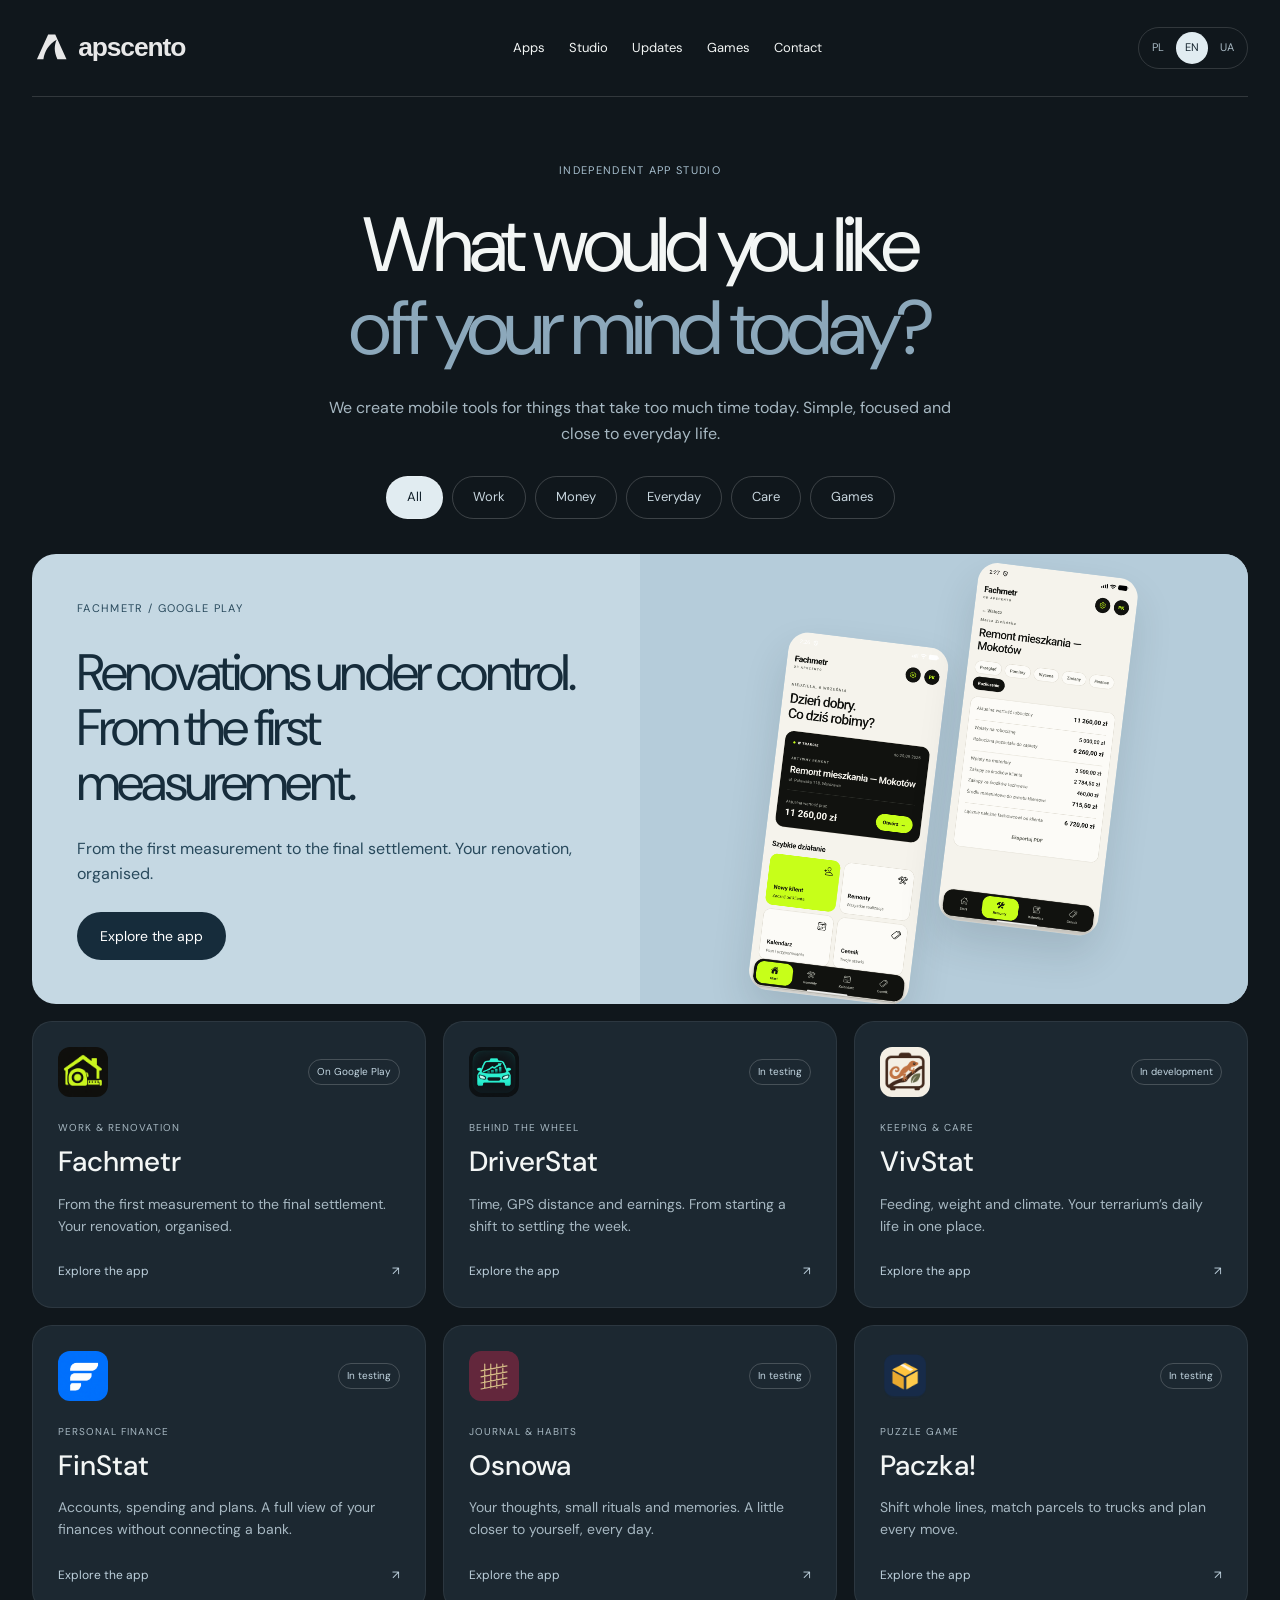
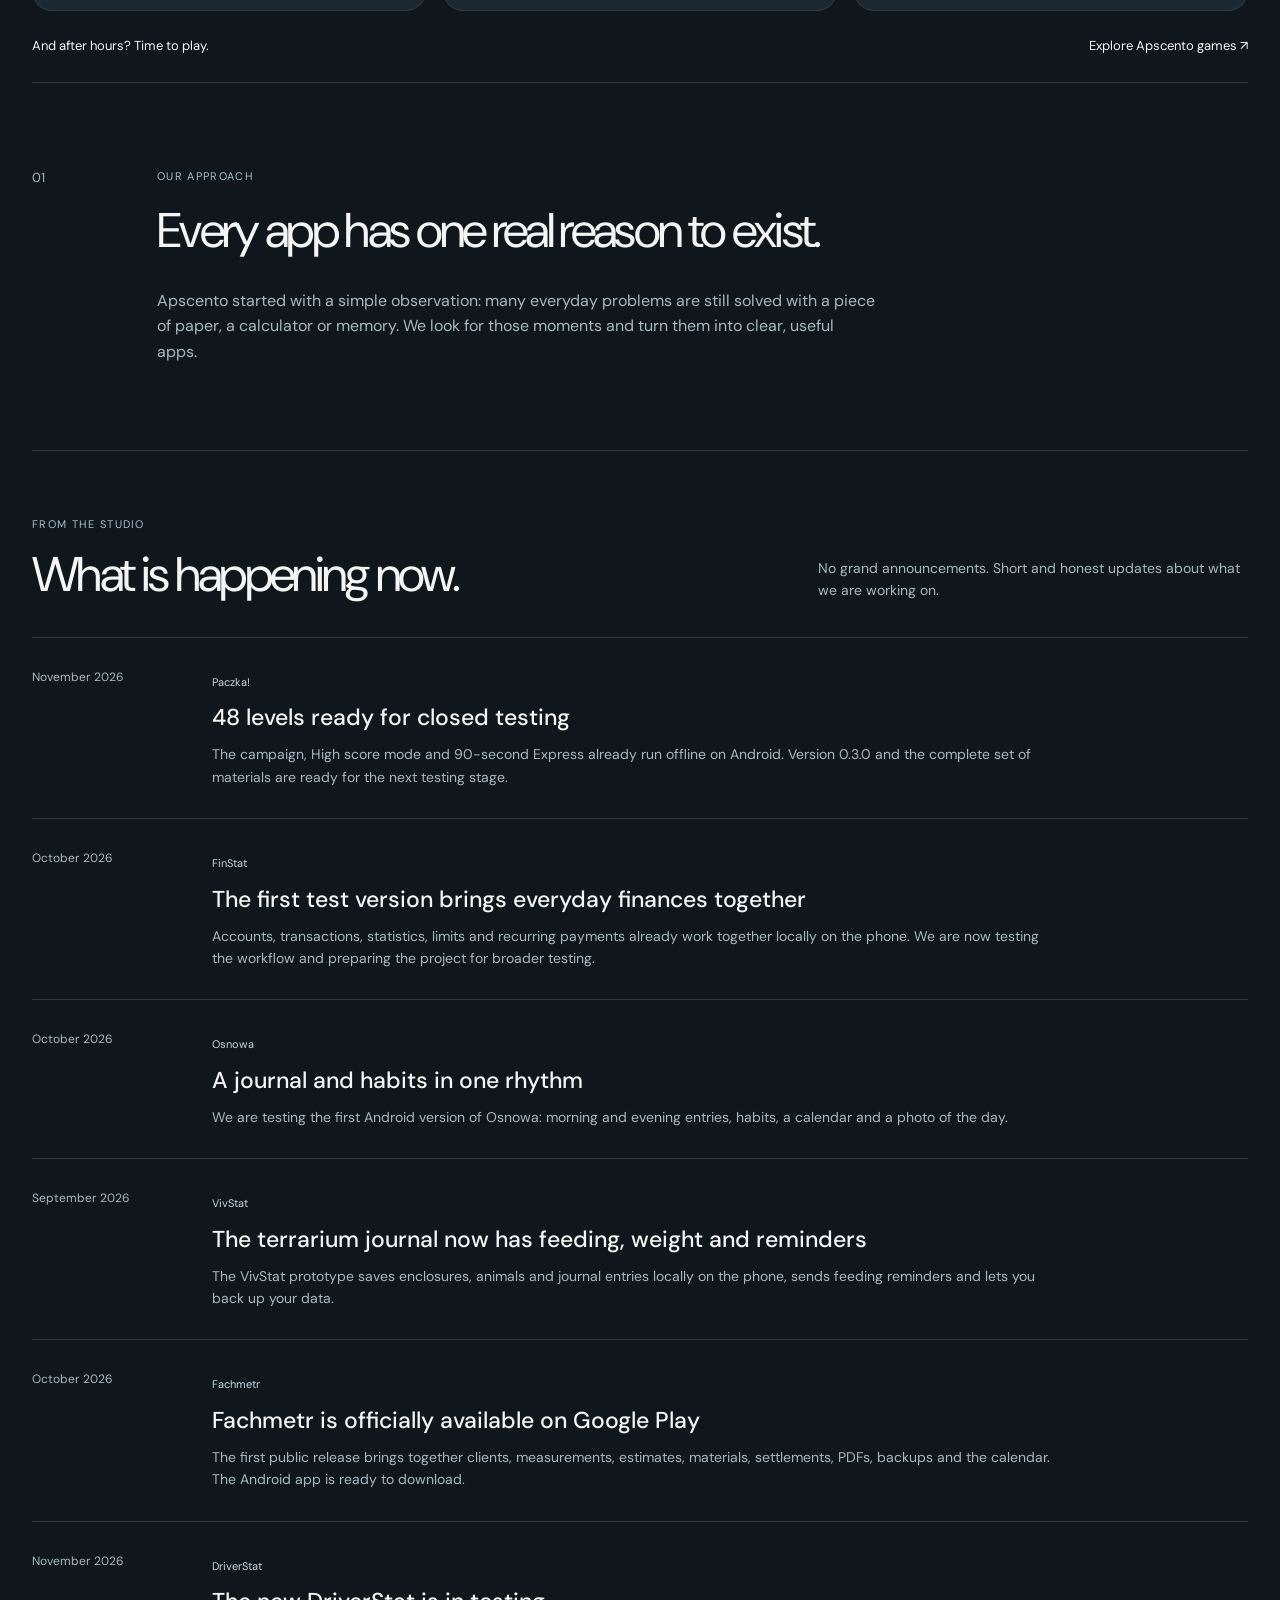
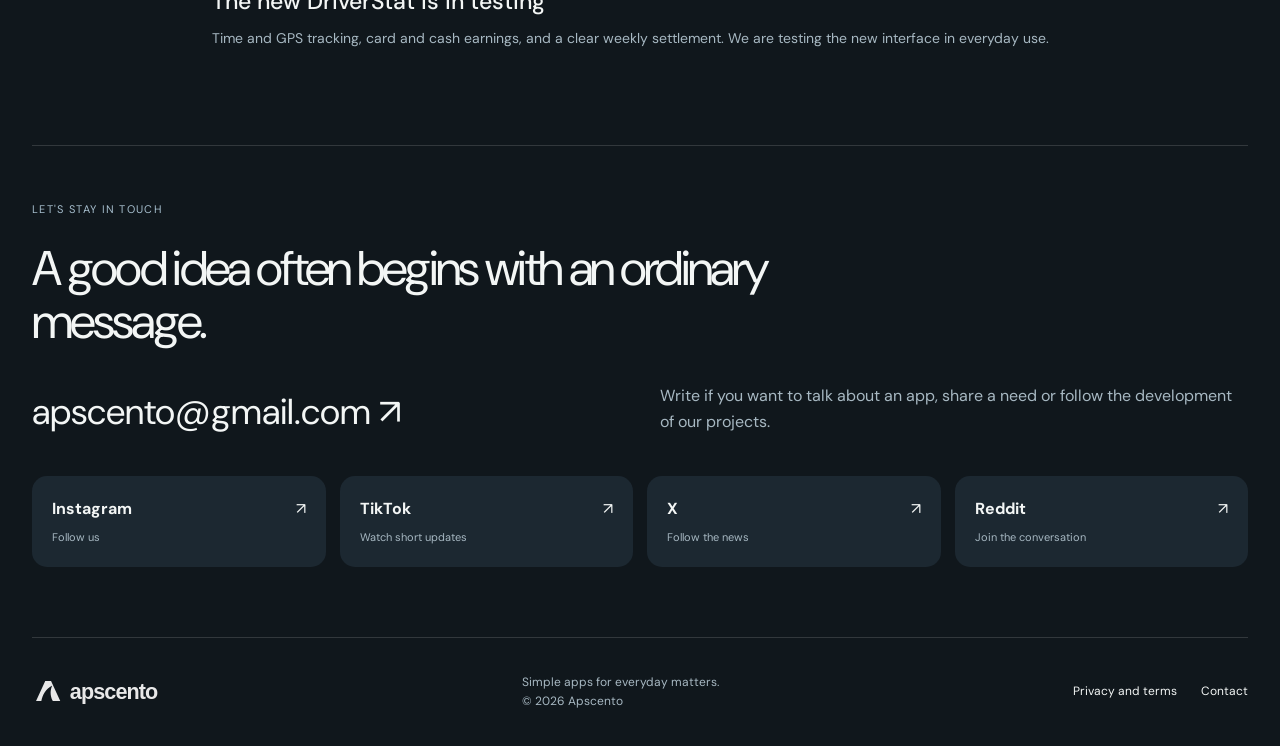
<file: index.html>
<!doctype html>
<html lang="pl">
<head>
  <meta charset="utf-8">
  <meta name="viewport" content="width=device-width, initial-scale=1">
  <meta name="description" content="Apscento tworzy proste aplikacje mobilne, które rozwiązują codzienne problemy.">
  <title>Apscento — aplikacje do codziennych spraw</title>
  
  <script src="script.js?v=20261101" defer></script>

<link rel="stylesheet" href="catalog.css?v=20261115"><link rel="icon" href="brand-icon.svg"><script src="catalog.js?v=20261115" defer></script></head>
<body data-page="home" class="layout-grid">
  <a class="skip-link" href="#main" data-i18n="skip">Przejdź do treści</a>
  <header class="site-header">
    <a class="brand" href="index.html" aria-label="Apscento — strona główna"><img src="logo.svg" alt="Apscento" width="250" height="64"></a>
    <nav class="nav" aria-label="Główna nawigacja">
      <button aria-label="Otwórz menu" class="nav-toggle" type="button" aria-expanded="false" aria-controls="nav-links" data-i18n-aria="menuOpen"><span></span><span></span></button>
      <div class="nav-links" id="nav-links"><a href="#apps" data-i18n="navApps">Aplikacje</a><a href="#studio" data-i18n="navStudio">Studio</a><a href="#updates" data-i18n="navUpdates">Aktualności</a><a href="gry/index.html" data-i18n="navGames">Gry</a><a href="#contact" data-i18n="navContact">Kontakt</a></div>
    </nav>
    <div class="language-switcher" aria-label="Wybór języka"><button type="button" data-lang="pl" aria-pressed="true">PL</button><button type="button" data-lang="en" aria-pressed="false">EN</button><button type="button" data-lang="uk" aria-pressed="false">UA</button></div>
  </header>
  <main id="main">
    <section class="catalog-intro section-shell"><p class="overline" data-i18n="homeEyebrow">Niezależne studio aplikacji</p><h1 data-catalog="headline">Co chcesz dziś<br><span>mieć z głowy?</span></h1><p class="hero-lead" data-i18n="homeLead">Tworzymy mobilne narzędzia do spraw, które dziś zabierają za dużo czasu. Proste, konkretne i blisko codzienności.</p><div class="catalog-filters" role="group" aria-label="Kategorie aplikacji"><button data-filter="all" aria-pressed="true" data-catalog="all">Wszystkie</button><button data-filter="work" aria-pressed="false" data-catalog="work">Praca</button><button data-filter="money" aria-pressed="false" data-catalog="money">Finanse</button><button data-filter="daily" aria-pressed="false" data-catalog="daily">Codzienność</button><button data-filter="care" aria-pressed="false" data-catalog="care">Opieka</button><button data-filter="games" aria-pressed="false" data-i18n="navGames">Gry</button></div></section>

<section class="apps section-shell portfolio" id="apps">
 <div class="section-heading"><div><p class="overline"><span data-i18n="portfolioLabel">Narzędzia na co dzień</span></p><h2><span data-i18n="portfolioTitle">Różne sprawy.<br>Proste rozwiązania.</span></h2></div><p data-i18n="portfolioIntro">Wybierz to, co pasuje do Twojej codzienności. Resztę zostaw aplikacji.</p></div>
 <a class="catalog-featured" href="fachmetr/index.html" data-category="work"><div><span class="overline">FACHMETR / GOOGLE PLAY</span><h2 data-i18n="fachHero">Remont pod kontrolą.<br>Od pierwszego pomiaru.</h2><p data-i18n="fachmetrShort">Od pierwszego pomiaru do ostatniego rozliczenia. Cały remont pod kontrolą.</p><span class="button" data-i18n="explore">Poznaj aplikację</span></div><div class="featured-screens"><img src="fachmetr/screenshots/01-start.png" alt="Fachmetr — pulpit"><img src="fachmetr/screenshots/05-rozliczenie.png" alt="Fachmetr — rozliczenie"></div></a><div class="portfolio-grid"><a class="app-tile tile-fachmetr" data-category="work" href="fachmetr/index.html" aria-labelledby="name-fachmetr">
 <div class="tile-top"><img class="product-icon" src="assets/apps/fachmetr.png" width="88" height="88" alt=""><span class="tile-status"><span data-i18n="fachmetrStatus">W Google Play</span></span></div>
 <div class="tile-copy"><p class="tile-kind"><span data-i18n="fachmetrKind">Praca i remonty</span></p><h3 id="name-fachmetr">Fachmetr</h3><p data-i18n="fachmetrShort">Od pierwszego pomiaru do ostatniego rozliczenia. Cały remont pod kontrolą.</p></div>
 <div class="tile-bottom"><span data-i18n="explore">Poznaj aplikację</span><span aria-hidden="true">↗</span></div>
 </a><a class="app-tile tile-driverstat" data-category="work" href="driverstat/index.html" aria-labelledby="name-driverstat">
 <div class="tile-top"><img class="product-icon" src="assets/apps/driverstat-2026.png" width="88" height="88" alt=""><span class="tile-status"><span data-i18n="dsNewStatus">W testach</span></span></div>
 <div class="tile-copy"><p class="tile-kind"><span data-i18n="driverstatKind">Za kierownicą</span></p><h3 id="name-driverstat">DriverStat</h3><p data-i18n="dsNewShort">Czas, dystans GPS i zarobki. Od rozpoczęcia zmiany do rozliczenia tygodnia.</p></div>
 <div class="tile-bottom"><span data-i18n="explore">Poznaj aplikację</span><span aria-hidden="true">↗</span></div>
 </a><a class="app-tile tile-vivstat" data-category="care" href="vivstat/index.html" aria-labelledby="name-vivstat">
 <div class="tile-top"><img class="product-icon" src="assets/apps/vivstat.png" width="88" height="88" alt=""><span class="tile-status"><span data-i18n="vivstatStatus">W rozwoju</span></span></div>
 <div class="tile-copy"><p class="tile-kind"><span data-i18n="vivstatKind">Hodowla i opieka</span></p><h3 id="name-vivstat">VivStat</h3><p data-i18n="vivstatShort">Karmienie, waga i klimat. Codzienność Twojego terrarium w jednym miejscu.</p></div>
 <div class="tile-bottom"><span data-i18n="explore">Poznaj aplikację</span><span aria-hidden="true">↗</span></div>
 </a><a class="app-tile tile-finstat" data-category="money" href="finstat/index.html" aria-labelledby="name-finstat">
 <div class="tile-top"><img class="product-icon" src="assets/apps/finstat.png" width="88" height="88" alt=""><span class="tile-status"><span data-i18n="finstatStatus">W testach</span></span></div>
 <div class="tile-copy"><p class="tile-kind"><span data-i18n="finstatKind">Finanse osobiste</span></p><h3 id="name-finstat">FinStat</h3><p data-i18n="finstatShort">Konta, wydatki i plany. Pełny obraz finansów bez łączenia z bankiem.</p></div>
 <div class="tile-bottom"><span data-i18n="explore">Poznaj aplikację</span><span aria-hidden="true">↗</span></div>
 </a><a class="app-tile tile-osnowa" data-category="daily" href="osnowa/index.html" aria-labelledby="name-osnowa">
 <div class="tile-top"><img class="product-icon" src="assets/apps/osnowa.svg" width="88" height="88" alt=""><span class="tile-status"><span data-i18n="osnowaStatus">W testach</span></span></div>
 <div class="tile-copy"><p class="tile-kind"><span data-i18n="osnowaKind">Dziennik i nawyki</span></p><h3 id="name-osnowa">Osnowa</h3><p data-i18n="osnowaShort">Twoje myśli, małe rytuały i wspomnienia. Z dnia na dzień bliżej siebie.</p></div>
 <div class="tile-bottom"><span data-i18n="explore">Poznaj aplikację</span><span aria-hidden="true">↗</span></div>
</a><a class="app-tile tile-paczka" data-category="games" href="paczka/index.html" aria-labelledby="name-paczka">
<div class="tile-top"><img class="product-icon" src="assets/apps/paczka.png" width="88" height="88" alt=""><span class="tile-status"><span data-i18n="paczkaStatus">W testach</span></span></div>
<div class="tile-copy"><p class="tile-kind"><span data-i18n="paczkaKind">Gra logiczna</span></p><h3 id="name-paczka">Paczka!</h3><p data-i18n="paczkaShort">Przesuwaj całe linie, dopasuj paczki do ciężarówek i zaplanuj każdy ruch.</p></div>
<div class="tile-bottom"><span data-i18n="explore">Poznaj aplikację</span><span aria-hidden="true">↗</span></div>
</a></div>
 <a class="games-strip" href="gry/index.html"><span><span data-i18n="gamesStrip">A po godzinach? Czas na grę.</span></span><span><span data-i18n="gamesLink">Odkryj gry Apscento</span> ↗</span></a>
 </section>
    <section class="statement section-shell" id="studio">
      <p class="section-number">01</p>
      <div><p class="overline" data-i18n="ourApproach">Nasze podejście</p><h2 data-i18n="studioHeading">Każda aplikacja ma jeden konkretny powód, żeby istnieć.</h2><p class="section-copy" data-i18n="studioCopy">Apscento powstało z prostej obserwacji: wiele codziennych problemów nadal rozwiązujemy kartką, kalkulatorem albo pamięcią. Szukamy właśnie takich momentów i zamieniamy je w przejrzyste aplikacje.</p></div>
    </section>
    <section class="updates section-shell" id="updates">
      <div class="section-heading compact"><div><p class="overline" data-i18n="fromStudio">Ze studia</p><h2 data-i18n="whatHappens">Co dzieje się teraz.</h2></div><p data-i18n="honestUpdates">Bez wielkich zapowiedzi. Krótkie i uczciwe informacje o tym, nad czym pracujemy.</p></div>
      <div class="update-list"><article><time datetime="2026-11" data-i18n="paczkaDate">Listopad 2026</time><div><span class="pill">Paczka!</span><h3 data-i18n="paczkaUpdateTitle">48 poziomów gotowych do zamkniętych testów</h3><p data-i18n="paczkaUpdateCopy">Kampania, tryb Na rekord i 90-sekundowy Ekspres działają już offline na Androidzie. Przygotowaliśmy wersję 0.3.0 i komplet materiałów do kolejnego etapu testów.</p></div></article><article><time datetime="2026-10" data-i18n="october2026">Październik 2026</time><div><span class="pill">FinStat</span><h3 data-i18n="updateFinTitle">Pierwsza wersja testowa porządkuje codzienne finanse</h3><p data-i18n="updateFinCopy">Konta, operacje, statystyki, limity i płatności cykliczne działają już razem lokalnie na telefonie. Teraz sprawdzamy przepływ i przygotowujemy projekt do dalszych testów.</p></div></article><article><time datetime="2026-10" data-i18n="october2026">Październik 2026</time><div><span class="pill">Osnowa</span><h3><span data-i18n="osUpdateTitle">Dziennik i nawyki połączone w jeden rytm</span></h3><p data-i18n="osUpdateBody">Testujemy pierwszą wersję Osnowy na Androida: poranne i wieczorne wpisy, nawyki, kalendarz oraz zdjęcie dnia.</p></div></article>
        <article><time datetime="2026-09" data-i18n="september2026">Wrzesień 2026</time><div><span class="pill">VivStat</span><h3 data-i18n="updateVivTitle">Dziennik terrarium ma już karmienia, wagę i przypomnienia</h3><p data-i18n="updateVivCopy">Prototyp VivStat zapisuje zbiorniki, mieszkańców i wpisy dziennika lokalnie na telefonie, wysyła przypomnienia o karmieniu i pozwala zrobić kopię zapasową danych.</p></div></article>
        <article><time datetime="2026-10" data-i18n="october2026">Październik 2026</time><div><span class="pill">Fachmetr</span><h3 data-i18n="updateFachTitle">Fachmetr oficjalnie dostępny w Google Play</h3><p data-i18n="updateFachCopy">Pierwsza publiczna wersja łączy klientów, pomiary, wyceny, materiały, rozliczenia, PDF-y, kopie zapasowe i kalendarz. Aplikację można już pobrać na Androida.</p></div></article>
        <article><time datetime="2026-11" data-i18n="dsNewDate">Listopad 2026</time><div><span class="pill">DriverStat</span><h3 data-i18n="dsNewUpdateTitle">Nowy DriverStat już w testach</h3><p data-i18n="dsNewUpdateCopy">Pomiar czasu i dystansu GPS, zarobki z podziałem na kartę i gotówkę oraz czytelne rozliczenie tygodnia. Nowy interfejs sprawdzamy w codziennym użyciu.</p></div></article>
      </div>
    </section>
    <section class="contact section-shell" id="contact">
      <p class="overline" data-i18n="stayClose">Bądźmy w kontakcie</p><h2 data-i18n="contactHeading">Dobry pomysł często zaczyna się od zwykłej wiadomości.</h2>
      <div class="contact-grid"><a class="email-link" href="mailto:apscento@gmail.com">apscento@gmail.com <span>↗</span></a><p data-i18n="contactCopy">Napisz, jeśli chcesz porozmawiać o aplikacji, zgłosić potrzebę albo śledzić rozwój naszych projektów.</p></div>
      <div class="social-links" aria-label="Media społecznościowe">
        <a href="https://instagram.com/apscento.dev" target="_blank" rel="noopener noreferrer"><span><strong>Instagram</strong><small data-i18n="socialFollow">Obserwuj nas</small></span><i aria-hidden="true">↗</i></a>
        <a href="https://www.tiktok.com/@apscento" target="_blank" rel="noopener noreferrer"><span><strong>TikTok</strong><small data-i18n="socialShorts">Zobacz krótkie materiały</small></span><i aria-hidden="true">↗</i></a>
        <a href="https://x.com/apscento" target="_blank" rel="noopener noreferrer"><span><strong>X</strong><small data-i18n="socialNews">Śledź aktualności</small></span><i aria-hidden="true">↗</i></a>
        <a href="https://reddit.com/r/apscento" target="_blank" rel="noopener noreferrer"><span><strong>Reddit</strong><small data-i18n="socialTalk">Dołącz do rozmowy</small></span><i aria-hidden="true">↗</i></a>
      </div>
    </section>
  </main>
  <footer class="site-footer section-shell"><a class="brand footer-brand" href="index.html"><img src="logo.svg" alt="Apscento" width="250" height="64"></a><div><p data-i18n="footerLine">Proste aplikacje do codziennych spraw.</p><p>© 2026 Apscento</p></div><div class="footer-links"><a href="privacy/index.html" data-i18n="privacy">Prywatność i regulamin</a><a href="mailto:apscento@gmail.com" data-i18n="contactUs">Kontakt</a></div></footer>
</body>
</html>
</file>
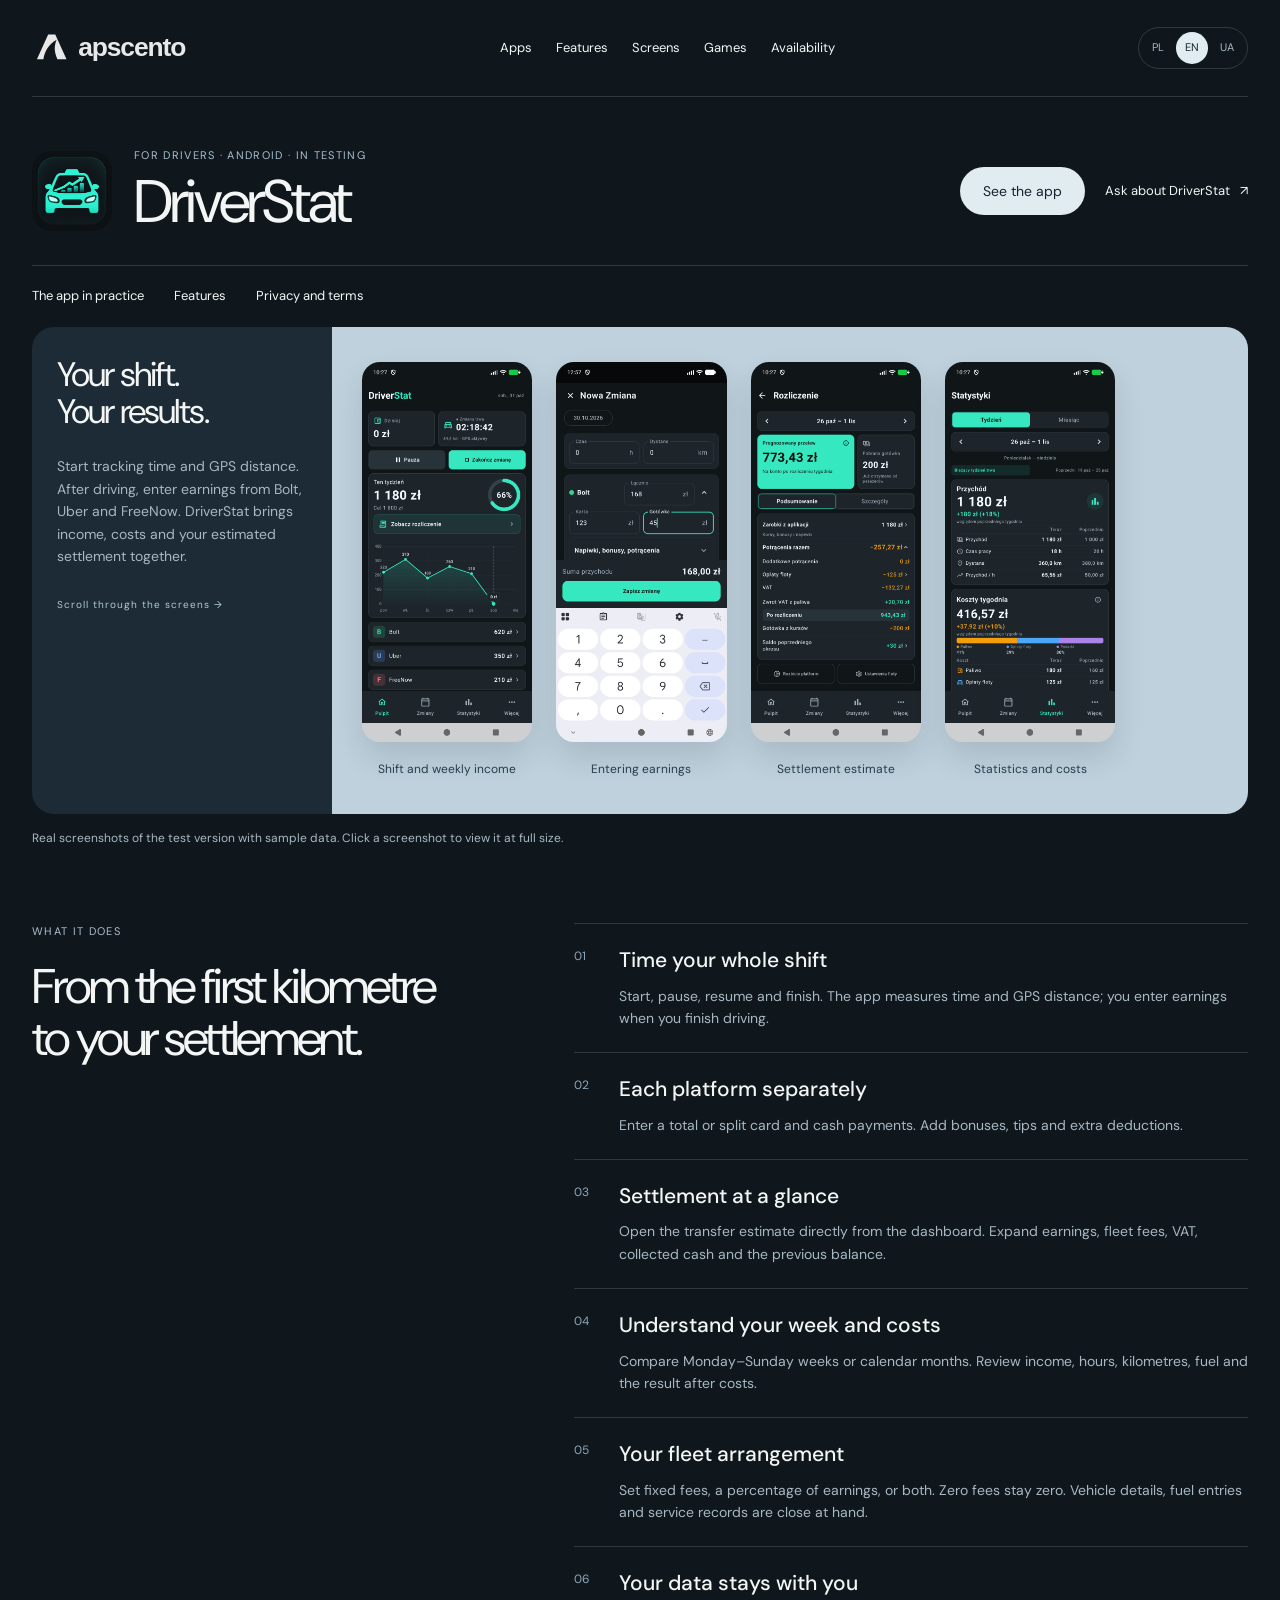
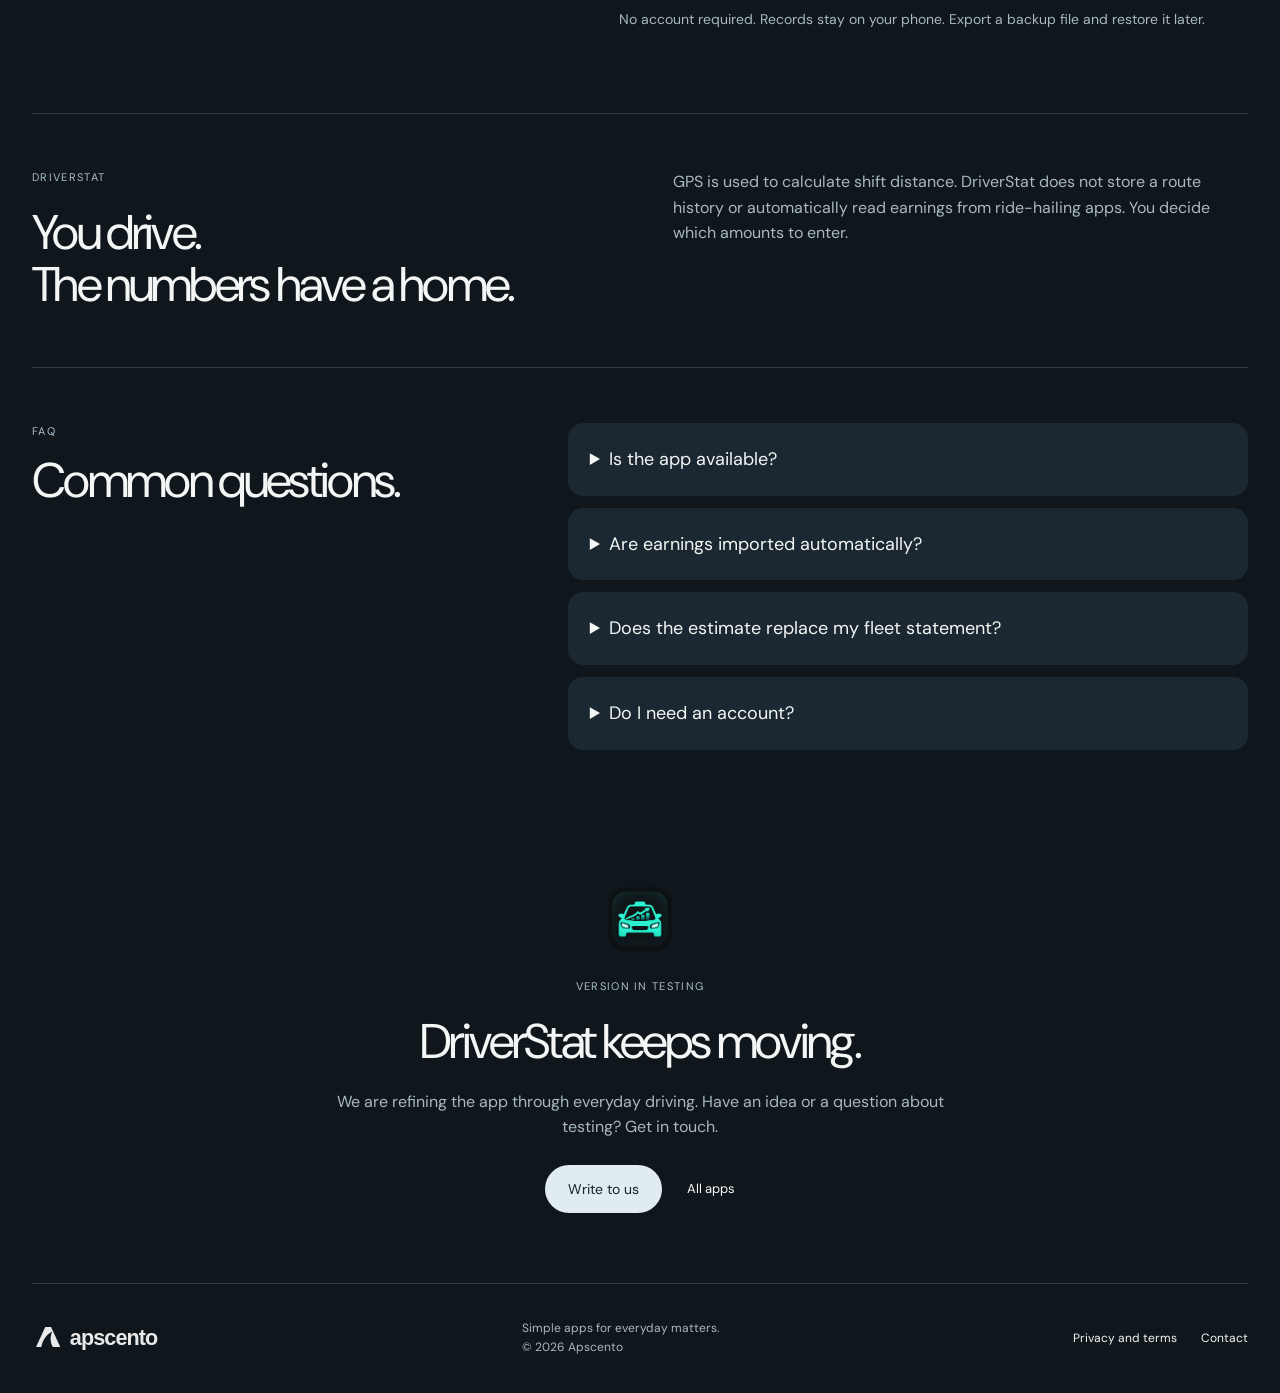
<file: driverstat/index.html>
<!doctype html>
<html lang="pl">
<head>
  <meta charset="utf-8">
  <meta name="viewport" content="width=device-width, initial-scale=1">
  <meta name="description" content="DriverStat: czas i dystans GPS, zarobki z platform, koszty i prognoza rozliczenia tygodnia. Aplikacja Android w testach.">
  <title>DriverStat — Apscento</title>
  
  <script src="../script.js?v=20261101" defer></script>
<link rel="icon" href="../assets/apps/driverstat-2026.png"><link rel="stylesheet" href="../catalog.css?v=20261115"><link rel="icon" href="../brand-icon.svg"><script src="../catalog.js?v=20261115" defer></script></head>
<body data-page="driverstat" class="app-detail app-driverstat">
  <a class="skip-link" href="#main" data-i18n="skip">Przejdź do treści</a>
  <header class="site-header">
    <a class="brand" href="../index.html" aria-label="Apscento — strona główna"><img src="../logo.svg" alt="Apscento" width="250" height="64"></a>
    <nav class="nav" aria-label="Główna nawigacja">
      <button aria-label="Otwórz menu" class="nav-toggle" type="button" aria-expanded="false" aria-controls="nav-links" data-i18n-aria="menuOpen"><span></span><span></span></button>
      <div class="nav-links" id="nav-links"><a href="../index.html#apps" data-i18n="navApps">Aplikacje</a><a href="#features" data-i18n="osNavFeatures">Możliwości</a><a href="#screens" data-i18n="osNavScreens">Ekrany</a><a href="../gry/index.html" data-i18n="navGames">Gry</a><a href="#availability" data-i18n="osNavAvailability">Dostępność</a></div>
    </nav>
    <div class="language-switcher" aria-label="Wybór języka"><button type="button" data-lang="pl" aria-pressed="true">PL</button><button type="button" data-lang="en" aria-pressed="false">EN</button><button type="button" data-lang="uk" aria-pressed="false">UA</button></div>
  </header>
<main id="main"><section class="product-heading section-shell"><div class="product-identity"><img src="../assets/apps/driverstat-2026.png" width="60" height="60" alt=""><div><p class="os-kicker" data-i18n="dsNewStage">Dla kierowców · Android · W testach</p><h1>DriverStat</h1></div></div><div class="product-download"><div class="os-actions"><a class="os-button" href="#screens" data-i18n="seeCurrentApp">Zobacz aplikację</a><a class="text-link" href="mailto:apscento@gmail.com?subject=DriverStat"><span data-i18n="askDriver">Zapytaj o DriverStat</span><span>↗</span></a></div></div></section><nav class="product-nav section-shell"><a href="#screens" data-i18n="appInPractice">Aplikacja w praktyce</a><a href="#features" data-catalog="features">Możliwości</a><a href="../privacy/index.html" data-i18n="privacy">Prywatność i regulamin</a></nav><section class="product-board section-shell" id="screens"><div class="board-copy"><h2 data-i18n="dsNewHero">Twoja zmiana.<br>Twój wynik.</h2><p class="os-lead" data-i18n="dsNewLead">Włącz pomiar czasu i dystansu GPS. Po jeździe wpisz zarobki z Bolt, Uber i FreeNow, a DriverStat zbierze przychody, koszty i prognozę rozliczenia w jednym miejscu.</p><span class="gallery-hint" data-catalog="galleryHint">Przewiń galerię →</span></div><div class="product-gallery" tabindex="0" role="region" aria-label="Ekrany aplikacji"><figure><a href="screenshots/current-dashboard.png" target="_blank" rel="noopener"><img src="screenshots/current-dashboard.png" alt="DriverStat — Zmiana i wynik tygodnia" width="1280" height="2856" loading="lazy"></a><figcaption><span>01</span><span data-i18n="dsNewShot0">Zmiana i wynik tygodnia</span></figcaption></figure><figure><a href="screenshots/current-entry.png" target="_blank" rel="noopener"><img src="screenshots/current-entry.png" alt="DriverStat — Wpisywanie zarobków" width="1280" height="2856" loading="lazy"></a><figcaption><span>02</span><span data-i18n="dsNewShot1">Wpisywanie zarobków</span></figcaption></figure><figure><a href="screenshots/current-settlement.png" target="_blank" rel="noopener"><img src="screenshots/current-settlement.png" alt="DriverStat — Prognoza rozliczenia" width="1280" height="2856" loading="lazy"></a><figcaption><span>03</span><span data-i18n="dsNewShot2">Prognoza rozliczenia</span></figcaption></figure><figure><a href="screenshots/current-statistics.png" target="_blank" rel="noopener"><img src="screenshots/current-statistics.png" alt="DriverStat — Statystyki i koszty" width="1280" height="2856" loading="lazy"></a><figcaption><span>04</span><span data-i18n="dsNewShot3">Statystyki i koszty</span></figcaption></figure></div></section><div class="section-shell gallery-note"><p class="os-screen-note" data-i18n="dsNewScreenNote">Rzeczywiste ekrany wersji testowej z przykładowymi danymi. Kliknij zrzut, aby zobaczyć go w pełnym rozmiarze.</p></div><section class="os-features section-shell" id="features"><div class="os-section-head"><p class="overline" data-i18n="whatItDoes">Co potrafi</p><h2 data-i18n="dsNewFeatures">Od pierwszego kilometra<br>do rozliczenia.</h2></div><div class="os-feature-grid"><article><span class="feature-number">01</span><h3 data-i18n="dsNewF0">Zmiana od startu do końca</h3><p data-i18n="dsNewFB0">Start, pauza, wznowienie i koniec. Aplikacja mierzy czas oraz dystans z GPS, a zarobki dopisujesz po zakończeniu jazdy.</p></article><article><span class="feature-number">02</span><h3 data-i18n="dsNewF1">Każda platforma osobno</h3><p data-i18n="dsNewFB1">Wpisz kwotę łączną albo podziel ją na kartę i gotówkę. Dodaj bonusy, napiwki i dodatkowe potrącenia.</p></article><article><span class="feature-number">03</span><h3 data-i18n="dsNewF2">Rozliczenie bez szukania</h3><p data-i18n="dsNewFB2">Przycisk na pulpicie prowadzi do prognozy przelewu. Rozwiń szczegóły zarobków, opłat floty, VAT, gotówki i salda poprzedniego okresu.</p></article><article><span class="feature-number">04</span><h3 data-i18n="dsNewF3">Tydzień i koszty pod kontrolą</h3><p data-i18n="dsNewFB3">Porównuj tygodnie od poniedziałku do niedzieli lub całe miesiące. Sprawdzaj przychód, godziny, kilometry, paliwo i wynik po kosztach.</p></article><article><span class="feature-number">05</span><h3 data-i18n="dsNewF4">Twoje zasady współpracy z flotą</h3><p data-i18n="dsNewFB4">Ustaw opłaty stałe, procent od zarobków albo oba warianty. Zerowa opłata pozostaje zerowa. Dane auta, tankowania i serwis masz obok.</p></article><article><span class="feature-number">06</span><h3 data-i18n="dsNewF5">Dane zostają u Ciebie</h3><p data-i18n="dsNewFB5">Bez zakładania konta. Zapisy są lokalne na telefonie, a kopię danych możesz wyeksportować do pliku i później przywrócić.</p></article></div></section>
<section class="os-private section-shell"><div><p class="overline">DriverStat</p><h2 data-i18n="dsNewPrivateTitle">Ty prowadzisz.<br>Liczby mają swoje miejsce.</h2></div><div><p class="section-copy" data-i18n="dsNewPrivateCopy">Pomiar GPS służy do wyliczenia dystansu zmiany. DriverStat nie zapisuje historii trasy i nie pobiera automatycznie zarobków z aplikacji przewozowych. To Ty decydujesz, jakie kwoty wpisujesz.</p></div></section>
<section class="faq section-shell" id="faq"><div><p class="overline">FAQ</p><h2 data-i18n="questions">Najczęstsze pytania.</h2></div><div class="accordion"><details><summary data-i18n="dsNewQ0">Czy aplikacja jest już dostępna?</summary><p data-i18n="dsNewA0">DriverStat działa na Androidzie i jest w testach. Nie ma jeszcze publicznego wydania w Google Play. Jeśli chcesz śledzić rozwój, napisz do nas.</p></details><details><summary data-i18n="dsNewQ1">Czy zarobki pobierają się automatycznie?</summary><p data-i18n="dsNewA1">Nie. Czas i dystans możesz mierzyć podczas zmiany, ale zarobki z każdej platformy wpisujesz samodzielnie.</p></details><details><summary data-i18n="dsNewQ2">Czy prognoza zastępuje rozliczenie floty?</summary><p data-i18n="dsNewA2">Nie. Wynik zależy od wpisanych kwot i ustawień opłat. Prognoza pomaga sprawdzić tydzień, a oficjalne rozliczenie otrzymujesz od swojej floty.</p></details><details><summary data-i18n="dsNewQ3">Czy potrzebuję konta?</summary><p data-i18n="dsNewA3">Nie. Dane są zapisywane lokalnie. Przed zmianą telefonu lub odinstalowaniem aplikacji zrób kopię zapasową.</p></details></div></section>
<section class="os-availability section-shell" id="availability"><img src="../assets/apps/driverstat-2026.png" width="74" height="74" alt=""><p class="overline" data-i18n="dsNewAvailability">Wersja w testach</p><h2 data-i18n="dsNewCTA">DriverStat jedzie dalej.</h2><p data-i18n="dsNewCTABody">Dopracowujemy aplikację podczas codziennej pracy kierowcy. Masz pomysł lub chcesz zapytać o testy? Odezwij się.</p><div class="hero-actions"><a class="os-button os-button-dark" href="mailto:apscento@gmail.com?subject=Testy%20DriverStat" data-i18n="writeUs">Napisz do nas</a><a class="text-link" href="../index.html#apps" data-i18n="osBack">Wszystkie aplikacje</a></div></section></main>
  <footer class="site-footer section-shell"><a class="brand footer-brand" href="../index.html"><img src="../logo.svg" alt="Apscento" width="250" height="64"></a><div><p data-i18n="footerLine">Proste aplikacje do codziennych spraw.</p><p>© 2026 Apscento</p></div><div class="footer-links"><a href="../privacy/index.html" data-i18n="privacy">Prywatność i regulamin</a><a href="mailto:apscento@gmail.com" data-i18n="contactUs">Kontakt</a></div></footer>
</body>
</html>
</file>
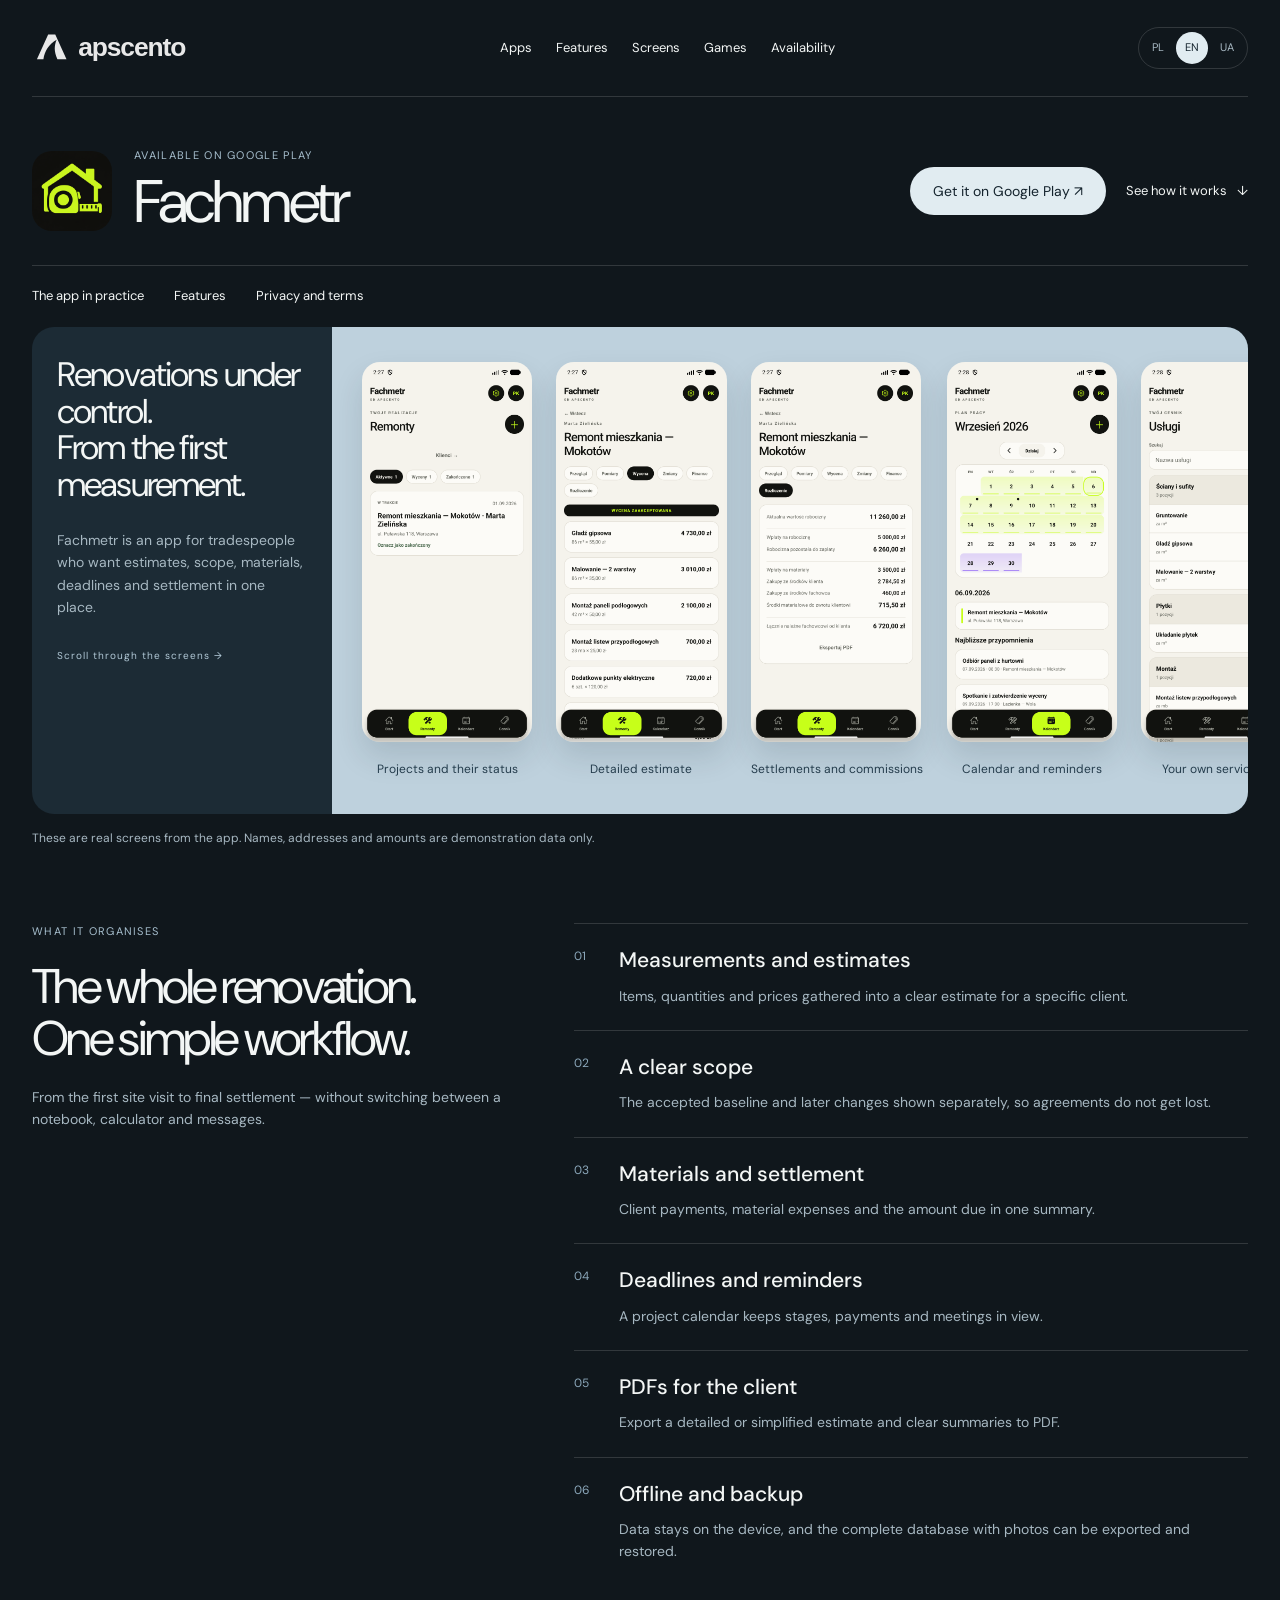
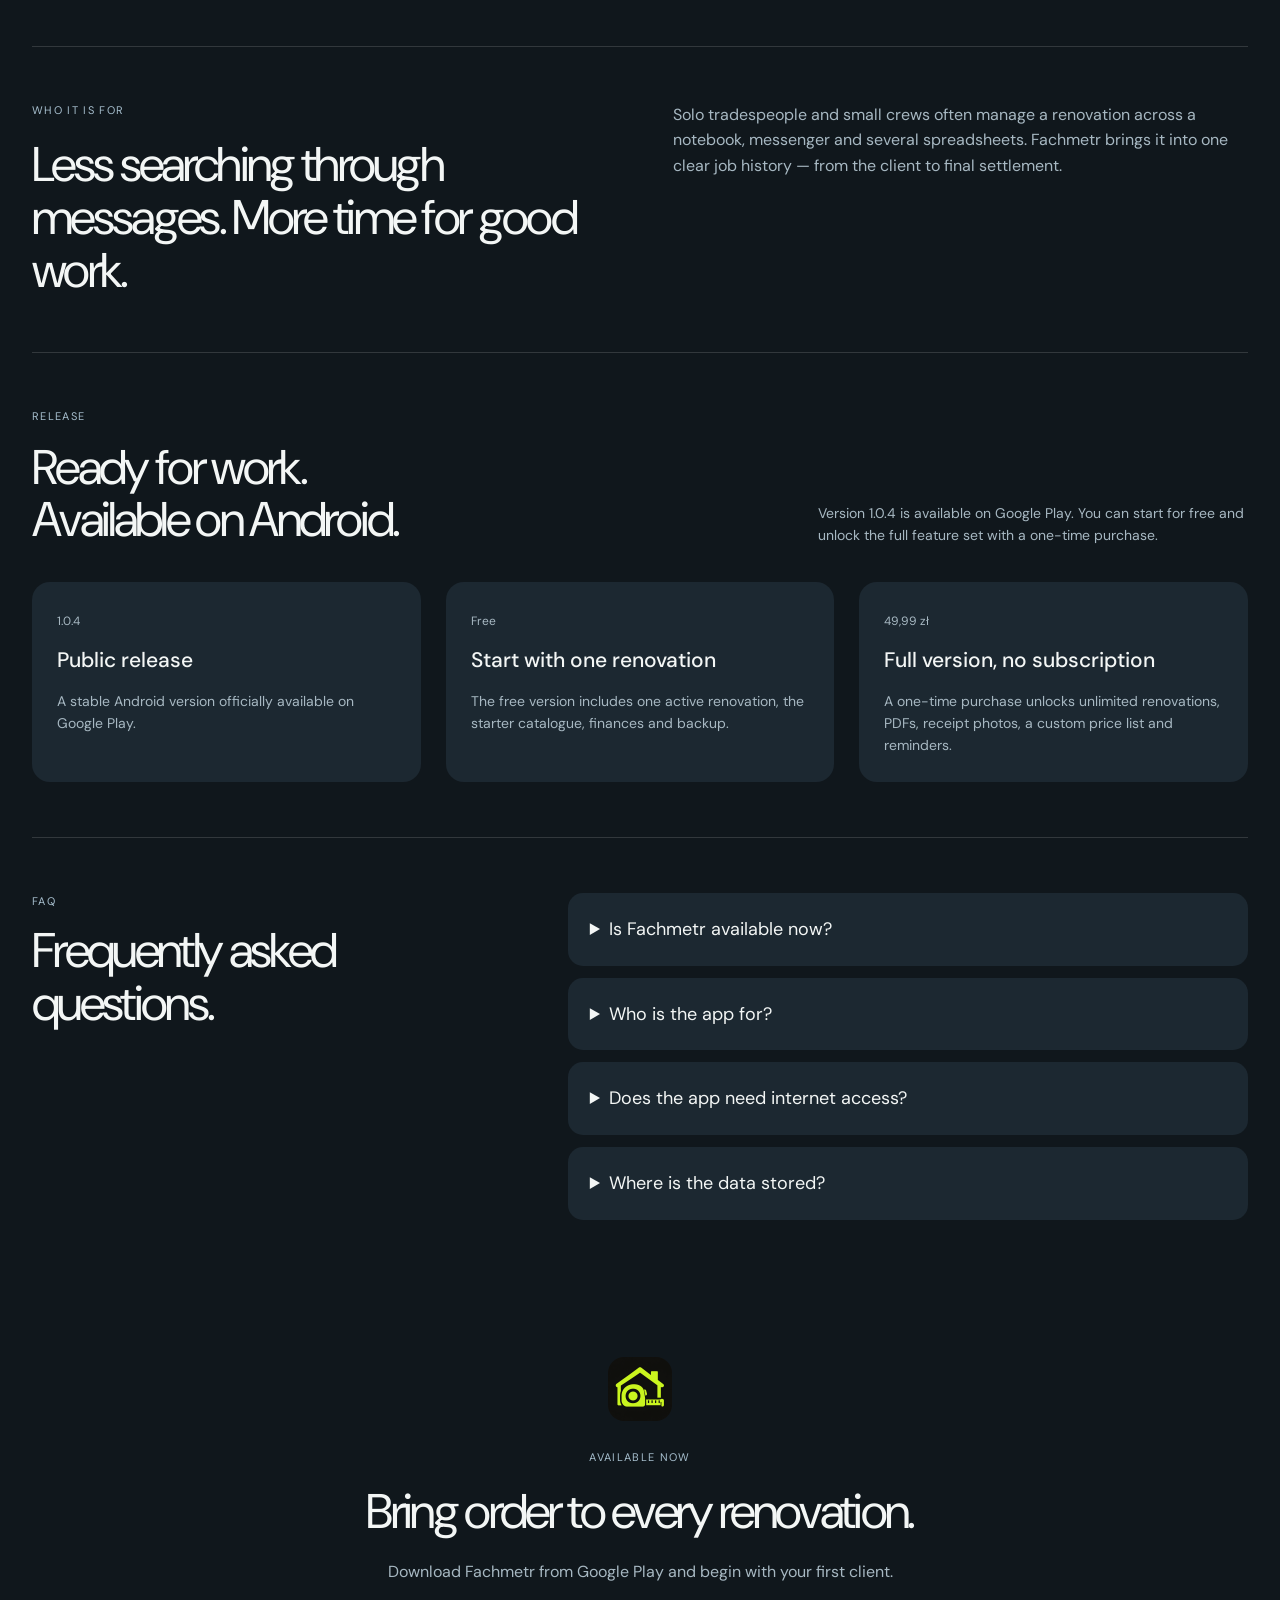
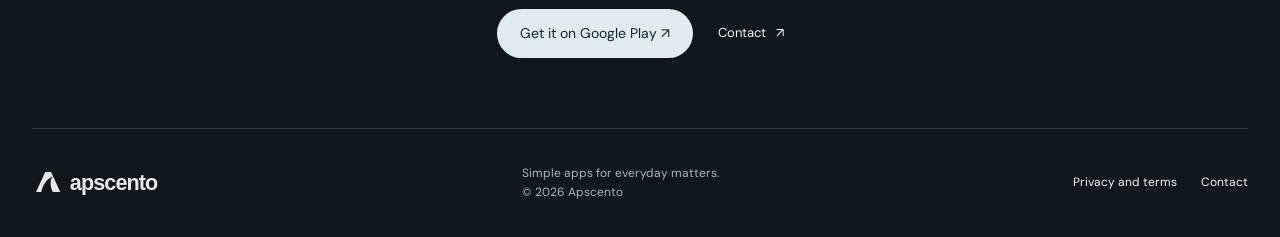
<file: fachmetr/index.html>
<!doctype html>
<html lang="pl">
<head>
  <meta charset="utf-8">
  <meta name="viewport" content="width=device-width, initial-scale=1">
  <meta name="description" content="Fachmetr porządkuje wyceny, zakres prac, materiały, terminy i rozliczenia remontu.">
  <title>Fachmetr — Apscento</title>
  
  <script src="../script.js?v=20261023" defer></script>
<link rel="icon" href="../assets/apps/fachmetr.png"><link rel="stylesheet" href="../catalog.css?v=20261115"><link rel="icon" href="../brand-icon.svg"><script src="../catalog.js?v=20261115" defer></script></head>
<body data-page="fachmetr" class="app-detail app-fachmetr">
  <a class="skip-link" href="#main" data-i18n="skip">Przejdź do treści</a>
  <header class="site-header">
    <a class="brand" href="../index.html" aria-label="Apscento — strona główna"><img src="../logo.svg" alt="Apscento" width="250" height="64"></a>
    <nav class="nav" aria-label="Główna nawigacja">
      <button aria-label="Otwórz menu" class="nav-toggle" type="button" aria-expanded="false" aria-controls="nav-links" data-i18n-aria="menuOpen"><span></span><span></span></button>
      <div class="nav-links" id="nav-links"><a href="../index.html#apps" data-i18n="navApps">Aplikacje</a><a href="#features" data-i18n="osNavFeatures">Możliwości</a><a href="#screens" data-i18n="osNavScreens">Ekrany</a><a href="../gry/index.html" data-i18n="navGames">Gry</a><a href="#availability" data-i18n="osNavAvailability">Dostępność</a></div>
    </nav>
    <div class="language-switcher" aria-label="Wybór języka"><button type="button" data-lang="pl" aria-pressed="true">PL</button><button type="button" data-lang="en" aria-pressed="false">EN</button><button type="button" data-lang="uk" aria-pressed="false">UA</button></div>
  </header>
  <main id="main"><section class="product-heading section-shell"><div class="product-identity"><img src="../assets/apps/fachmetr.png" width="60" height="60" alt=""><div><p class="os-kicker" data-i18n="availableGooglePlay">Dostępna w Google Play</p><h1>Fachmetr</h1></div></div><div class="product-download"><div class="os-actions"><a class="os-button" href="https://play.google.com/store/apps/details?id=com.apscento.fachmetr" target="_blank" rel="noopener noreferrer"><span data-i18n="getOnGooglePlay">Pobierz z Google Play</span> ↗</a><a class="text-link" href="#screens"><span data-i18n="seeHowItWorks">Zobacz, jak działa</span><span>↓</span></a></div></div></section><nav class="product-nav section-shell"><a href="#screens" data-i18n="appInPractice">Aplikacja w praktyce</a><a href="#features" data-catalog="features">Możliwości</a><a href="../privacy/index.html" data-i18n="privacy">Prywatność i regulamin</a></nav><section class="product-board section-shell" id="screens"><div class="board-copy"><h2 data-i18n="fachHero">Remont pod kontrolą.<br>Od pierwszego pomiaru.</h2><p class="os-lead" data-i18n="fachLead">Fachmetr to aplikacja dla fachowców, którzy chcą mieć wycenę, zakres prac, materiały, terminy i rozliczenie w jednym miejscu.</p><span class="gallery-hint" data-catalog="galleryHint">Przewiń galerię →</span></div><div class="product-gallery" tabindex="0" role="region" aria-label="Ekrany aplikacji"><figure><a href="screenshots/02-remonty.png" target="_blank" rel="noopener"><img src="screenshots/02-remonty.png" alt="Lista remontów w aplikacji Fachmetr" width="1280" height="2856" loading="lazy"></a><figcaption><span>01</span><span data-i18n="screenProjects">Remonty i ich status</span></figcaption></figure><figure><a href="screenshots/04-wycena.png" target="_blank" rel="noopener"><img src="screenshots/04-wycena.png" alt="Wycena remontu w aplikacji Fachmetr" width="1280" height="2856" loading="lazy"></a><figcaption><span>02</span><span data-i18n="screenEstimate">Szczegółowa wycena</span></figcaption></figure><figure><a href="screenshots/05-rozliczenie.png" target="_blank" rel="noopener"><img src="screenshots/05-rozliczenie.png" alt="Rozliczenie remontu w aplikacji Fachmetr" width="1280" height="2856" loading="lazy"></a><figcaption><span>03</span><span data-i18n="screenSettlement">Wpłaty i wydatki</span></figcaption></figure><figure><a href="screenshots/06-kalendarz.png" target="_blank" rel="noopener"><img src="screenshots/06-kalendarz.png" alt="Kalendarz realizacji w aplikacji Fachmetr" width="1280" height="2856" loading="lazy"></a><figcaption><span>04</span><span data-i18n="screenCalendar">Kalendarz i przypomnienia</span></figcaption></figure><figure><a href="screenshots/07-cennik.png" target="_blank" rel="noopener"><img src="screenshots/07-cennik.png" alt="Cennik usług w aplikacji Fachmetr" width="1280" height="2856" loading="lazy"></a><figcaption><span>05</span><span data-i18n="screenPricelist">Własny cennik usług</span></figcaption></figure></div></section><div class="section-shell gallery-note"><p class="os-screen-note" data-i18n="fachScreensCopy">To rzeczywiste ekrany aplikacji. Nazwiska, adresy i kwoty są wyłącznie danymi demonstracyjnymi.</p></div><section class="os-features section-shell" id="features"><div class="os-section-head"><p class="overline" data-i18n="fachWhat">Co porządkuje</p><h2 data-i18n="fachOnePlace">Cały remont.<br>Jeden prosty przepływ.</h2><p data-i18n="fachFeatureIntro">Od pierwszych oględzin aż po końcowe rozliczenie — bez przełączania się między notesem, kalkulatorem i wiadomościami.</p></div><div class="os-feature-grid"><article><span class="feature-number">01</span><h3 data-i18n="fachFeatEstimate">Pomiary i wyceny</h3><p data-i18n="fachFeatEstimateCopy">Pozycje, ilości i ceny zebrane w czytelną wycenę dla konkretnego klienta.</p></article><article><span class="feature-number">02</span><h3 data-i18n="fachFeatScope">Zakres bez niedomówień</h3><p data-i18n="fachFeatScopeCopy">Zaakceptowana baza prac i późniejsze zmiany widoczne osobno, bez gubienia ustaleń.</p></article><article><span class="feature-number">03</span><h3 data-i18n="fachFeatMoney">Materiały i rozliczenia</h3><p data-i18n="fachFeatMoneyCopy">Wpłaty klienta, wydatki materiałowe i należna kwota w jednym podsumowaniu.</p></article><article><span class="feature-number">04</span><h3 data-i18n="fachFeatCalendar">Terminy i przypomnienia</h3><p data-i18n="fachFeatCalendarCopy">Kalendarz realizacji pomaga pamiętać o etapach prac, płatnościach i spotkaniach.</p></article><article><span class="feature-number">05</span><h3 data-i18n="fachFeatDocs">PDF-y dla klienta</h3><p data-i18n="fachFeatDocsCopy">Eksport szczegółowej lub uproszczonej wyceny oraz czytelnych podsumowań do PDF.</p></article><article><span class="feature-number">06</span><h3 data-i18n="fachFeatOffline">Offline i kopia zapasowa</h3><p data-i18n="fachFeatOfflineCopy">Dane zostają na urządzeniu, a całą bazę wraz ze zdjęciami można wyeksportować i przywrócić.</p></article></div></section>
<section class="os-private section-shell"><div><p class="overline" data-i18n="forWhom">Dla kogo</p><h2 data-i18n="fachProblem">Mniej szukania po wiadomościach. Więcej czasu na dobrą robotę.</h2></div><div><p class="section-copy" data-i18n="fachProblemCopy">Jednoosobowe firmy i małe ekipy często prowadzą remont w notesie, komunikatorze i kilku arkuszach naraz. Fachmetr łączy te informacje w prostą historię zlecenia — od klienta do końcowego rozliczenia.</p></div></section>
<section class="progress-section section-shell" id="version">
      <div class="section-heading compact"><div><p class="overline" data-i18n="release">Wydanie</p><h2 data-i18n="fachRoadTitle">Gotowy do pracy.<br>Dostępny na Androida.</h2></div><p data-i18n="fachRoadCopy">Wersja 1.0.4 jest dostępna w Google Play. Możesz zacząć bezpłatnie i odblokować pełny zestaw funkcji jednorazowym zakupem.</p></div>
      <div class="timeline"><article class="done"><span></span><time>1.0.4</time><h3 data-i18n="fachRelease">Publiczne wydanie</h3><p data-i18n="fachReleaseCopy">Stabilna wersja na Androida dostępna oficjalnie w Google Play.</p></article><article class="done"><span></span><time data-i18n="free">Bezpłatnie</time><h3 data-i18n="fachFree">Zacznij od jednego remontu</h3><p data-i18n="fachFreeCopy">Darmowa wersja obejmuje jeden aktywny remont, katalog startowy, finanse i kopię zapasową.</p></article><article class="current"><span></span><time>49,99 zł</time><h3 data-i18n="fachFull">Pełna wersja bez abonamentu</h3><p data-i18n="fachFullCopy">Jednorazowy zakup odblokowuje dowolną liczbę remontów, PDF-y, zdjęcia paragonów, własny cennik i przypomnienia.</p></article></div>
    </section>
<section class="faq section-shell" id="faq"><div><p class="overline">FAQ</p><h2 data-i18n="fachQuestions">Najczęstsze pytania.</h2></div><div class="accordion"><details><summary data-i18n="fachFaqReady">Czy Fachmetr jest już dostępny?</summary><p data-i18n="fachFaqReadyAnswer">Tak. Aplikację można pobrać z Google Play na urządzenia z Androidem.</p></details><details><summary data-i18n="fachFaqWho">Dla kogo jest aplikacja?</summary><p data-i18n="fachFaqWhoAnswer">Przede wszystkim dla samodzielnych fachowców i małych ekip remontowych, które prowadzą kilka zleceń i chcą uporządkować ich finanse oraz zakres.</p></details><details><summary data-i18n="fachFaqOffline">Czy aplikacja wymaga internetu?</summary><p data-i18n="fachFaqOfflineAnswer">Podstawowa praca z klientami, remontami, wycenami i finansami odbywa się lokalnie i nie wymaga stałego połączenia z internetem.</p></details><details><summary data-i18n="fachFaqData">Gdzie są przechowywane dane?</summary><p data-i18n="fachFaqDataAnswer">Na urządzeniu użytkownika. Fachmetr nie wymaga konta ani chmury, a dane można samodzielnie wyeksportować do kopii zapasowej.</p></details></div></section>
<section class="os-availability section-shell" id="availability"><img src="../assets/apps/fachmetr.png" width="74" height="74" alt=""><p class="overline" data-i18n="availableNow">Dostępna teraz</p><h2 data-i18n="fachCta">Zabierz porządek na każdy remont.</h2><p data-i18n="fachCtaCopy">Pobierz Fachmetr z Google Play i zacznij od pierwszego klienta.</p><div class="hero-actions"><a class="os-button os-button-dark" href="https://play.google.com/store/apps/details?id=com.apscento.fachmetr" target="_blank" rel="noopener noreferrer"><span data-i18n="getOnGooglePlay">Pobierz z Google Play</span> ↗</a><a class="text-link" href="mailto:apscento@gmail.com?subject=Fachmetr"><span data-i18n="contactUs">Kontakt</span><span>↗</span></a></div></section></main>
  <footer class="site-footer section-shell"><a class="brand footer-brand" href="../index.html"><img src="../logo.svg" alt="Apscento" width="250" height="64"></a><div><p data-i18n="footerLine">Proste aplikacje do codziennych spraw.</p><p>© 2026 Apscento</p></div><div class="footer-links"><a href="../privacy/index.html" data-i18n="privacy">Prywatność i regulamin</a><a href="mailto:apscento@gmail.com" data-i18n="contactUs">Kontakt</a></div></footer>
</body>
</html>
</file>
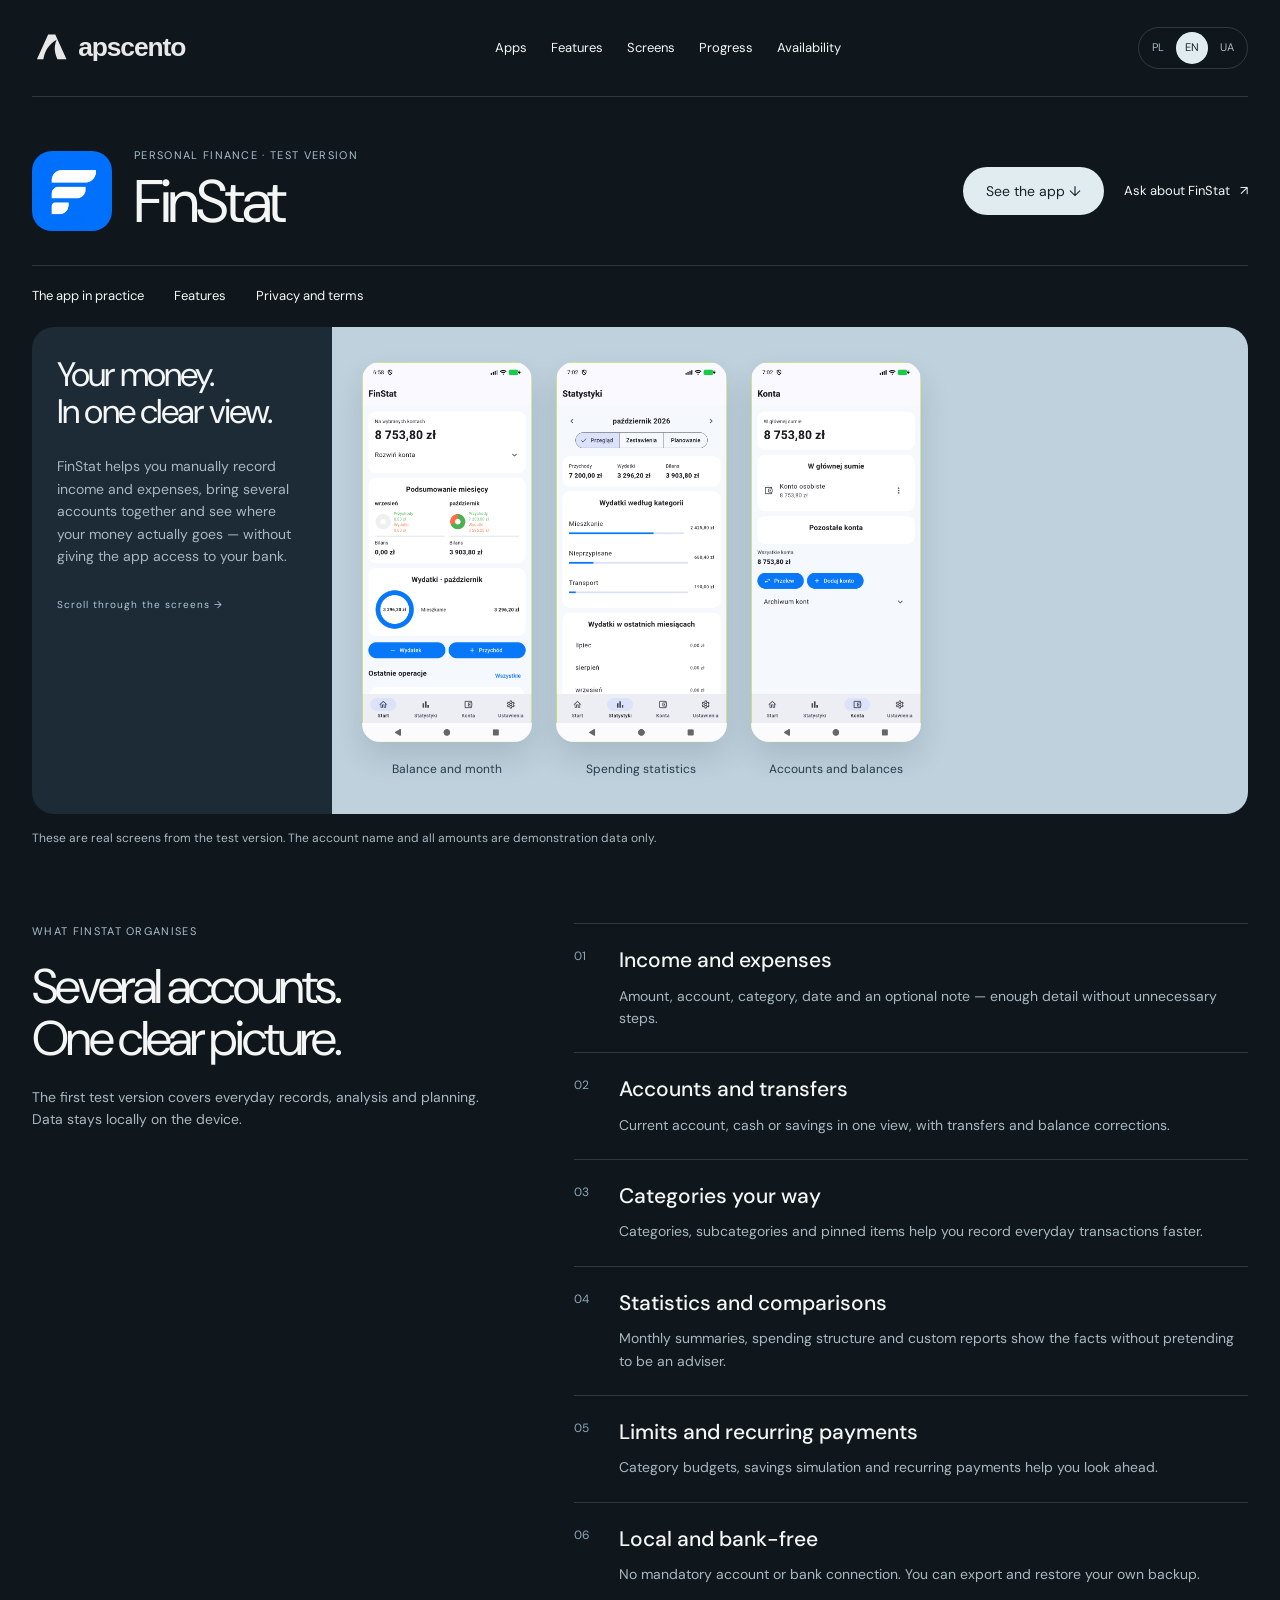
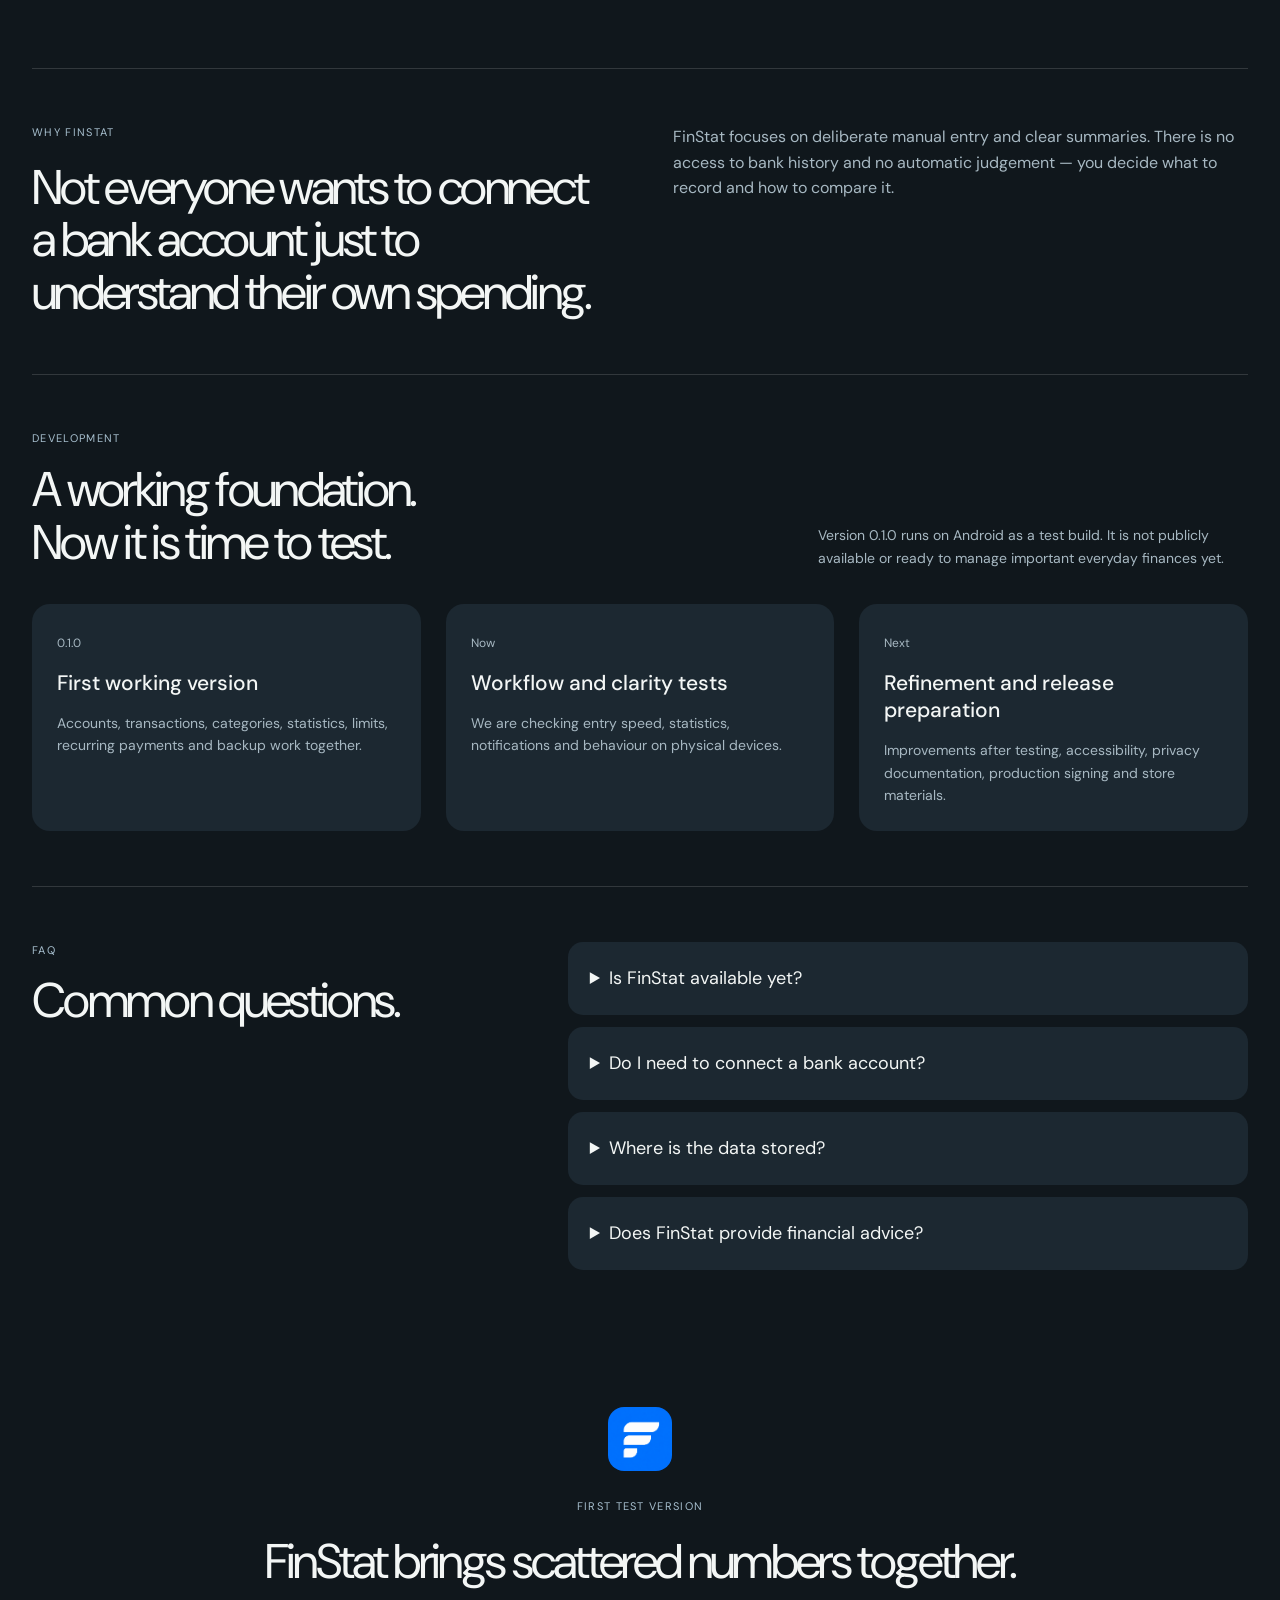
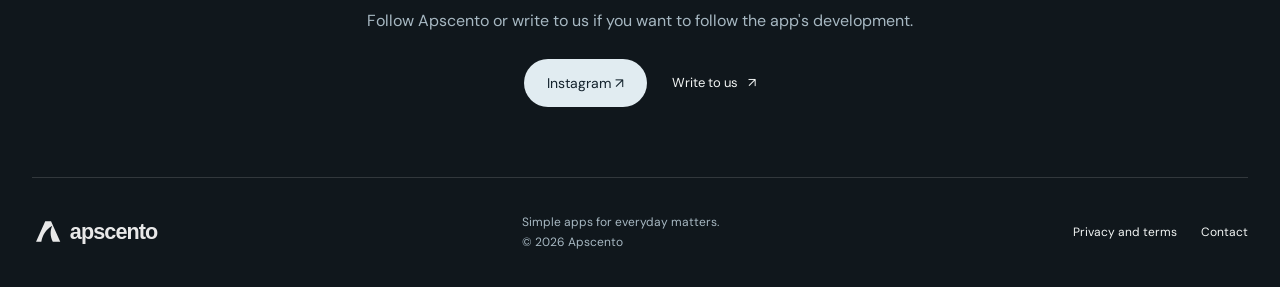
<file: finstat/index.html>
<!doctype html>
<html lang="pl">
<head>
  <meta charset="utf-8">
  <meta name="viewport" content="width=device-width, initial-scale=1">
  <meta name="description" content="FinStat porządkuje konta, wydatki, przychody, limity i płatności cykliczne bez łączenia z bankiem.">
  <title>FinStat — Apscento</title>
  
  <script src="../script.js?v=20261028" defer></script>
  
  
  <link rel="icon" href="../assets/apps/finstat.png">
<link rel="stylesheet" href="../catalog.css?v=20261115"><link rel="icon" href="../brand-icon.svg"><script src="../catalog.js?v=20261115" defer></script></head>
<body data-page="finstat" class="app-detail app-finstat">
  <a class="skip-link" href="#main" data-i18n="skip">Przejdź do treści</a>
  <header class="site-header">
    <a class="brand" href="../index.html" aria-label="Apscento — strona główna"><img src="../logo.svg" alt="Apscento" width="250" height="64"></a>
    <nav class="nav" aria-label="Główna nawigacja">
      <button aria-label="Otwórz menu" class="nav-toggle" type="button" aria-expanded="false" aria-controls="nav-links" data-i18n-aria="menuOpen"><span></span><span></span></button>
      <div class="nav-links" id="nav-links"><a href="../index.html#apps" data-i18n="navApps">Aplikacje</a><a href="#features" data-i18n="osNavFeatures">Możliwości</a><a href="#screens" data-i18n="osNavScreens">Ekrany</a><a href="#progress" data-i18n="navProgress">Rozwój</a><a href="#availability" data-i18n="osNavAvailability">Dostępność</a></div>
    </nav>
    <div class="language-switcher" aria-label="Wybór języka"><button type="button" data-lang="pl" aria-pressed="true">PL</button><button type="button" data-lang="en" aria-pressed="false">EN</button><button type="button" data-lang="uk" aria-pressed="false">UA</button></div>
  </header>
  <main id="main"><section class="product-heading section-shell"><div class="product-identity"><img src="../assets/apps/finstat.png" width="60" height="60" alt=""><div><p class="os-kicker" data-i18n="finTestKicker">Finanse osobiste · wersja testowa</p><h1>FinStat</h1></div></div><div class="product-download"><div class="os-actions"><a class="os-button" href="#screens"><span data-i18n="seeCurrentApp">Zobacz aplikację</span> ↓</a><a class="text-link" href="mailto:apscento@gmail.com?subject=FinStat"><span data-i18n="finAsk">Zapytaj o FinStat</span><span>↗</span></a></div></div></section><nav class="product-nav section-shell"><a href="#screens" data-i18n="appInPractice">Aplikacja w praktyce</a><a href="#features" data-catalog="features">Możliwości</a><a href="../privacy/index.html" data-i18n="privacy">Prywatność i regulamin</a></nav><section class="product-board section-shell" id="screens"><div class="board-copy"><h2 data-i18n="finHero">Twoje pieniądze.<br>W jednym obrazie.</h2><p class="os-lead" data-i18n="finLead">FinStat pomaga ręcznie zapisywać przychody i wydatki, łączyć kilka kont oraz sprawdzać, dokąd naprawdę trafiają pieniądze — bez udostępniania aplikacji dostępu do banku.</p><span class="gallery-hint" data-catalog="galleryHint">Przewiń galerię →</span></div><div class="product-gallery" tabindex="0" role="region" aria-label="Ekrany aplikacji"><figure><a href="screenshots/finstat-home.png" target="_blank" rel="noopener"><img src="screenshots/finstat-home.png" alt="Pulpit FinStat z saldem i podsumowaniem miesiąca" width="1280" height="2856" loading="lazy"></a><figcaption><span>01</span><span data-i18n="finScreenHome">Saldo i miesiąc</span></figcaption></figure><figure><a href="screenshots/finstat-stats.png" target="_blank" rel="noopener"><img src="screenshots/finstat-stats.png" alt="Statystyki przychodów i wydatków w FinStat" width="1280" height="2856" loading="lazy"></a><figcaption><span>02</span><span data-i18n="finScreenStats">Statystyki wydatków</span></figcaption></figure><figure><a href="screenshots/finstat-accounts.png" target="_blank" rel="noopener"><img src="screenshots/finstat-accounts.png" alt="Widok kont i sald w FinStat" width="1280" height="2856" loading="lazy"></a><figcaption><span>03</span><span data-i18n="finScreenAccounts">Konta i salda</span></figcaption></figure></div></section><div class="section-shell gallery-note"><p class="os-screen-note" data-i18n="finScreensCopy">To rzeczywiste ekrany wersji testowej. Nazwa konta i wszystkie kwoty są wyłącznie danymi demonstracyjnymi.</p></div><section class="os-features section-shell" id="features"><div class="os-section-head"><p class="overline" data-i18n="finWhat">Co porządkuje FinStat</p><h2 data-i18n="finOnePlace">Kilka kont.<br>Jedna czytelna całość.</h2><p data-i18n="finFeatureIntro">Pierwsza wersja testowa obejmuje codzienne zapisy, analizę i planowanie. Dane pozostają lokalnie na urządzeniu.</p></div><div class="os-feature-grid"><article><span class="feature-number">01</span><h3 data-i18n="finFeatEntries">Przychody i wydatki</h3><p data-i18n="finFeatEntriesCopy">Kwota, konto, kategoria, data i opcjonalna notatka — tyle, ile potrzebujesz, bez zbędnych kroków.</p></article><article><span class="feature-number">02</span><h3 data-i18n="finFeatAccounts">Konta i przelewy</h3><p data-i18n="finFeatAccountsCopy">Konto osobiste, gotówka czy oszczędności w jednym widoku, z przelewami i korektą salda.</p></article><article><span class="feature-number">03</span><h3 data-i18n="finFeatCategories">Własny porządek kategorii</h3><p data-i18n="finFeatCategoriesCopy">Kategorie, podkategorie i przypięte pozycje pomagają szybciej zapisywać codzienne operacje.</p></article><article><span class="feature-number">04</span><h3 data-i18n="finFeatStats">Statystyki i porównania</h3><p data-i18n="finFeatStatsCopy">Miesięczne podsumowania, struktura wydatków i własne zestawienia pokazują fakty bez udawania doradcy.</p></article><article><span class="feature-number">05</span><h3 data-i18n="finFeatPlans">Limity i płatności cykliczne</h3><p data-i18n="finFeatPlansCopy">Budżety kategorii, symulacja oszczędności i powtarzalne płatności pomagają patrzeć do przodu.</p></article><article><span class="feature-number">06</span><h3 data-i18n="finFeatLocal">Lokalnie i bez banku</h3><p data-i18n="finFeatLocalCopy">Bez obowiązkowego konta i połączenia z bankiem. Kopię danych możesz wyeksportować i przywrócić samodzielnie.</p></article></div></section>
<section class="os-private section-shell"><div><p class="overline" data-i18n="finWhy">Dlaczego FinStat</p><h2 data-i18n="finProblem">Nie każdy chce podłączać konto bankowe, żeby zrozumieć własne wydatki.</h2></div><div><p class="section-copy" data-i18n="finProblemCopy">FinStat stawia na świadomy, ręczny zapis i czytelne podsumowanie. Bez dostępu do historii bankowej i bez automatycznych ocen — użytkownik decyduje, co zapisuje i jak chce to porównać.</p></div></section>
<section class="progress-section section-shell" id="progress"><div class="section-heading compact"><div><p class="overline" data-i18n="development">Rozwój</p><h2 data-i18n="finRoadTitle">Działająca podstawa.<br>Teraz czas na testy.</h2></div><p data-i18n="finRoadCopy">Wersja 0.1.0 działa na Androidzie jako kompilacja testowa. Nie jest jeszcze publicznie dostępna ani gotowa do codziennego prowadzenia ważnych finansów.</p></div><div class="timeline"><article class="done"><span></span><time>0.1.0</time><h3 data-i18n="finPrototype">Pierwsza działająca wersja</h3><p data-i18n="finPrototypeCopy">Konta, operacje, kategorie, statystyki, limity, cykliczne płatności i kopia zapasowa pracują razem.</p></article><article class="current"><span></span><time data-i18n="now">Teraz</time><h3 data-i18n="finTesting">Testy przepływu i czytelności</h3><p data-i18n="finTestingCopy">Sprawdzamy szybkość dodawania danych, widoki statystyk, powiadomienia i zachowanie na fizycznych urządzeniach.</p></article><article><span></span><time data-i18n="next">Następnie</time><h3 data-i18n="finNext">Dopracowanie i przygotowanie wydania</h3><p data-i18n="finNextCopy">Poprawki po testach, dostępność, polityka prywatności, podpis produkcyjny i materiały sklepu.</p></article></div></section>
<section class="faq section-shell" id="faq"><div><p class="overline">FAQ</p><h2 data-i18n="questions">Najczęstsze pytania.</h2></div><div class="accordion"><details><summary data-i18n="finFaqReady">Czy FinStat jest już dostępny?</summary><p data-i18n="finFaqReadyAnswer">Jeszcze nie publicznie. Działa pierwsza wersja testowa na Androida, ale projekt wymaga dalszych testów i dopracowania przed wydaniem.</p></details><details><summary data-i18n="finFaqBank">Czy trzeba połączyć konto bankowe?</summary><p data-i18n="finFaqBankAnswer">Nie. Operacje wpisujesz ręcznie, a FinStat nie potrzebuje dostępu do banku.</p></details><details><summary data-i18n="finFaqData">Gdzie są przechowywane dane?</summary><p data-i18n="finFaqDataAnswer">Lokalnie na urządzeniu, bez obowiązkowego konta i chmury. Kopię zapasową można wyeksportować ręcznie.</p></details><details><summary data-i18n="finFaqAdvice">Czy FinStat udziela porad finansowych?</summary><p data-i18n="finFaqAdviceAnswer">Nie. Aplikacja porządkuje dane wpisane przez użytkownika i pokazuje obliczenia oraz porównania, ale nie zastępuje doradcy finansowego ani księgowości.</p></details></div></section>
<section class="os-availability section-shell" id="availability"><img src="../assets/apps/finstat.png" width="74" height="74" alt=""><p class="overline" data-i18n="finAvailabilityLabel">Pierwsza wersja testowa</p><h2 data-i18n="finCta">FinStat porządkuje to, co rozproszone.</h2><p data-i18n="finCtaCopy">Obserwuj Apscento albo napisz do nas, jeśli chcesz śledzić rozwój aplikacji.</p><div class="hero-actions"><a class="os-button os-button-dark" href="https://instagram.com/apscento.dev" target="_blank" rel="noopener noreferrer">Instagram ↗</a><a class="text-link" href="mailto:apscento@gmail.com?subject=FinStat"><span data-i18n="writeUs">Napisz do nas</span><span>↗</span></a></div></section></main>
  <footer class="site-footer section-shell"><a class="brand footer-brand" href="../index.html"><img src="../logo.svg" alt="Apscento" width="250" height="64"></a><div><p data-i18n="footerLine">Proste aplikacje do codziennych spraw.</p><p>© 2026 Apscento</p></div><div class="footer-links"><a href="../privacy/index.html" data-i18n="privacy">Prywatność i regulamin</a><a href="mailto:apscento@gmail.com" data-i18n="contactUs">Kontakt</a></div></footer>
</body>
</html>
</file>
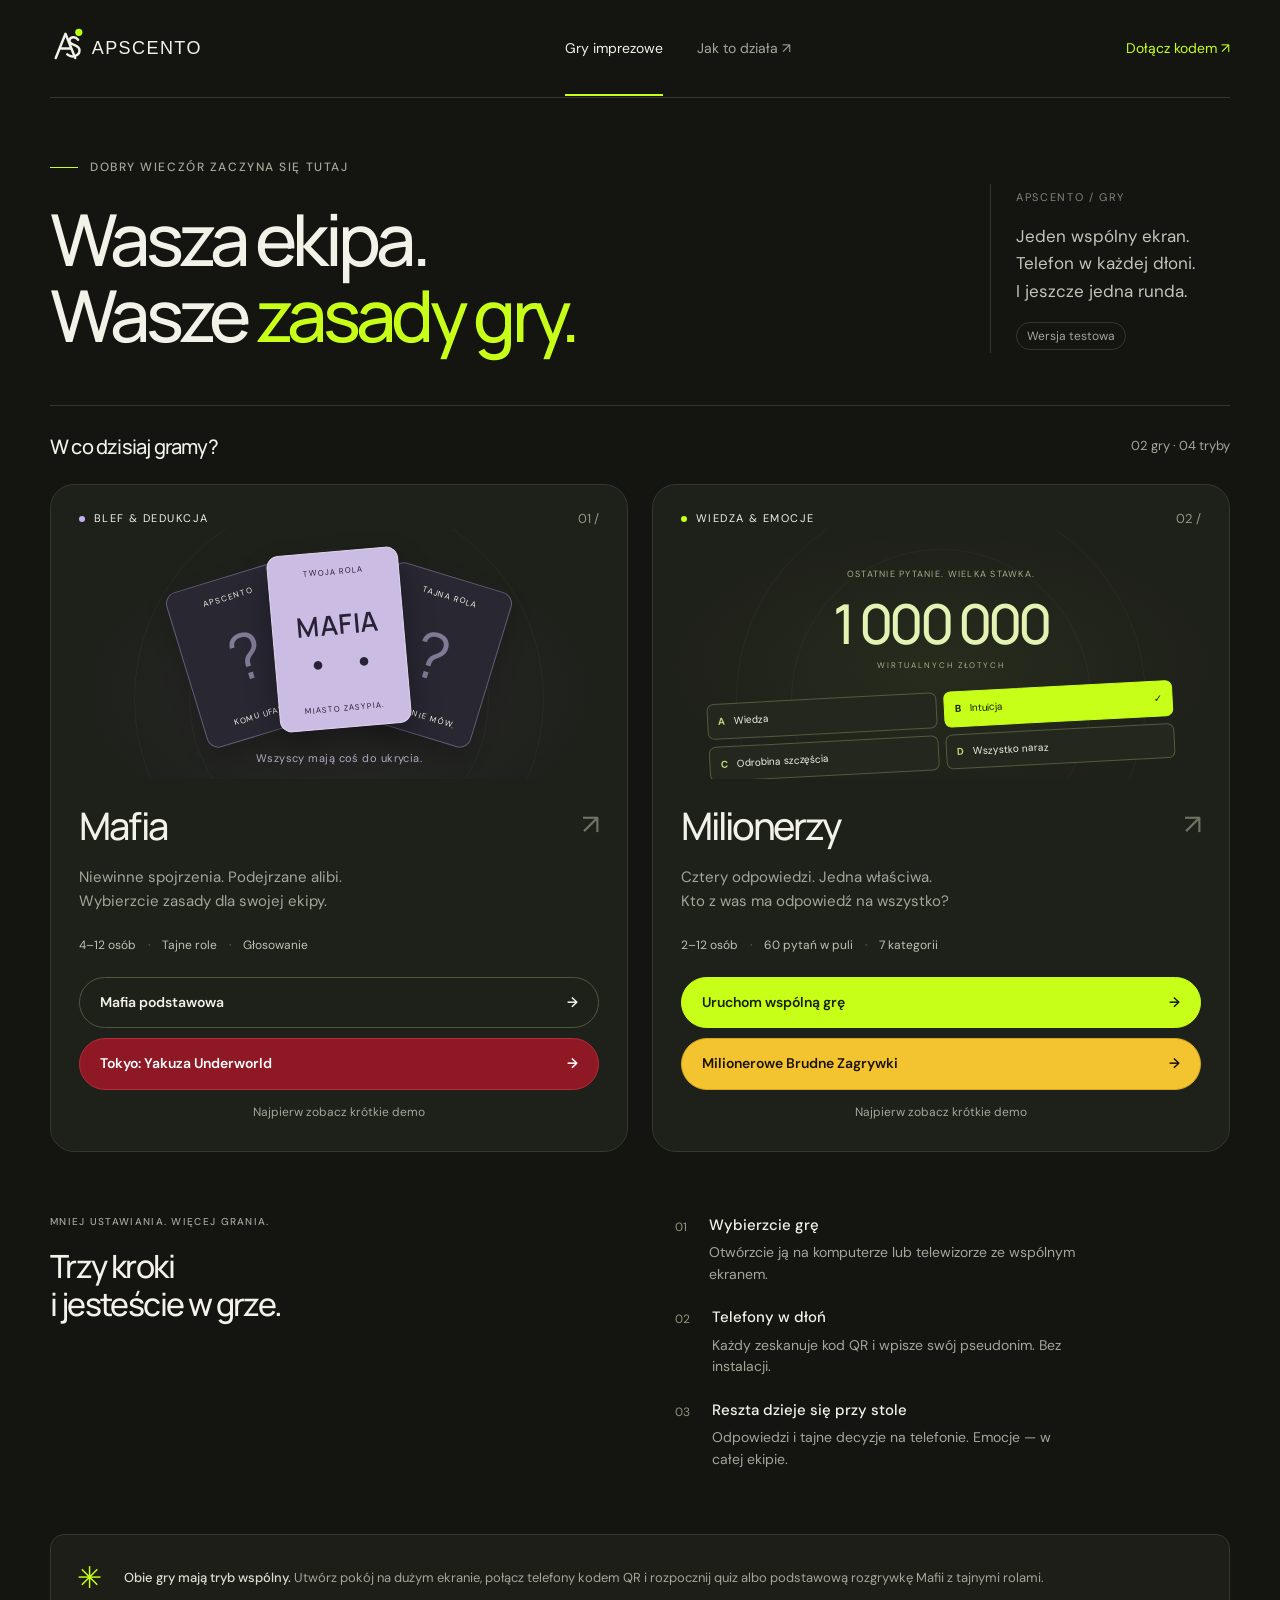
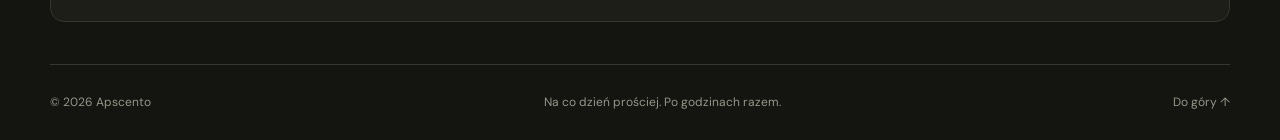
<file: gry/index.html>
<!doctype html>
<html lang="pl">
<head>
  <meta charset="utf-8">
  <meta name="viewport" content="width=device-width, initial-scale=1">
  <meta name="theme-color" content="#141510">
  <meta name="description" content="Wieczór z Apscento. Wybierz Mafię lub Milionerów i odkryj nowy sposób na wspólną zabawę.">
  <title>Gry imprezowe — Apscento</title>
  <link rel="icon" href="logo.svg" type="image/svg+xml">
  <link rel="stylesheet" href="styles.css?v=20261022">
  <script src="script.js?v=20261022" defer></script>
</head>
<body>
  <a class="skip-link" href="#main">Przejdź do gier</a>
  <header class="shell header">
    <a class="brand" href="#main" aria-label="Apscento — gry imprezowe"><img src="logo.svg" width="190" height="49" alt="Apscento"></a>
    <nav aria-label="Nawigacja"><a class="active" href="#games" aria-current="page">Gry imprezowe</a><a href="#how">Jak to działa <span aria-hidden="true">↗</span></a></nav>
    <a class="join-nav" href="room.html">Dołącz kodem ↗</a>
  </header>
  <main id="main" class="shell">
    <section class="intro" aria-labelledby="heading">
      <div><p class="eyebrow"><span></span> DOBRY WIECZÓR ZACZYNA SIĘ TUTAJ</p><h1 id="heading">Wasza ekipa.<br>Wasze <em>zasady gry.</em></h1></div>
      <div class="intro-note"><span class="note-index">APSCENTO / GRY</span><p>Jeden wspólny ekran.<br> Telefon w każdej dłoni.<br> I jeszcze jedna runda.</p><span class="preview-label">Wersja testowa</span></div>
    </section>
    <section id="games" aria-labelledby="games-heading">
      <div class="section-heading"><h2 id="games-heading">W co dzisiaj gramy?</h2><span>02 gry · 04 tryby</span></div>
      <div class="games-grid">
        <article class="game-card mafia">
          <div class="card-top"><span class="category"><i></i> BLEF & DEDUKCJA</span><span class="game-number">01 /</span></div>
          <div class="game-art mafia-art" aria-hidden="true">
            <div class="orbit orbit-one"></div><div class="orbit orbit-two"></div>
            <div class="role role-left"><span>APSCENTO</span><b>?</b><small>KOMU UFASZ?</small></div>
            <div class="role role-right"><span>TAJNA ROLA</span><b>?</b><small>NIKOMU NIE MÓW.</small></div>
            <div class="role role-main"><span>TWOJA ROLA</span><strong>MAFIA<span>● ●</span></strong><small>MIASTO ZASYPIA.</small></div>
            <span class="art-caption">Wszyscy mają coś do ukrycia.</span>
          </div>
          <div class="card-content"><div class="game-title"><h3>Mafia</h3><span class="game-symbol" aria-hidden="true">↗</span></div><p>Niewinne spojrzenia. Podejrzane alibi.<br>Wybierzcie zasady dla swojej ekipy.</p><ul class="metadata"><li>4–12 osób</li><li>Tajne role</li><li>Głosowanie</li></ul><a class="choose" href="room.html?game=mafia&amp;mode=host">Mafia podstawowa <span aria-hidden="true">→</span></a><a class="choose tokyo-choose" href="room.html?game=tokyo&amp;mode=host">Tokyo: Yakuza Underworld <span aria-hidden="true">→</span></a><button class="card-demo" data-game="mafia">Najpierw zobacz krótkie demo</button></div>
        </article>
        <article class="game-card quiz">
          <div class="card-top"><span class="category"><i></i> WIEDZA & EMOCJE</span><span class="game-number">02 /</span></div>
          <div class="game-art quiz-art" aria-hidden="true">
            <div class="orbit orbit-one"></div><div class="orbit orbit-two"></div>
            <span class="prize-label">OSTATNIE PYTANIE. WIELKA STAWKA.</span><strong class="prize">1 000 000<span>WIRTUALNYCH ZŁOTYCH</span></strong>
            <div class="sample-answers"><span><b>A</b> Wiedza</span><span class="selected"><b>B</b> Intuicja <i>✓</i></span><span><b>C</b> Odrobina szczęścia</span><span><b>D</b> Wszystko naraz</span></div>
          </div>
          <div class="card-content"><div class="game-title"><h3>Milionerzy</h3><span class="game-symbol" aria-hidden="true">↗</span></div><p>Cztery odpowiedzi. Jedna właściwa.<br>Kto z was ma odpowiedź na wszystko?</p><ul class="metadata"><li>2–12 osób</li><li>60 pytań w puli</li><li>7 kategorii</li></ul><a class="choose" href="room.html?game=quiz&amp;mode=host">Uruchom wspólną grę <span aria-hidden="true">→</span></a><a class="choose brudne-choose" href="room.html?game=brudne&amp;mode=host">Milionerowe Brudne Zagrywki <span aria-hidden="true">→</span></a><button class="card-demo" data-game="quiz">Najpierw zobacz krótkie demo</button></div>
        </article>
      </div>
    </section>
    <section id="how" class="how" aria-labelledby="how-heading"><div><p class="eyebrow">MNIEJ USTAWIANIA. WIĘCEJ GRANIA.</p><h2 id="how-heading">Trzy kroki<br>i jesteście w grze.</h2></div><ol><li><span>01</span><div><h3>Wybierzcie grę</h3><p>Otwórzcie ją na komputerze lub telewizorze ze wspólnym ekranem.</p></div></li><li><span>02</span><div><h3>Telefony w dłoń</h3><p>Każdy zeskanuje kod QR i wpisze swój pseudonim. Bez instalacji.</p></div></li><li><span>03</span><div><h3>Reszta dzieje się przy stole</h3><p>Odpowiedzi i tajne decyzje na telefonie. Emocje — w całej ekipie.</p></div></li></ol></section>
    <aside class="demo-note"><span aria-hidden="true">✳</span><p><strong>Obie gry mają tryb wspólny.</strong> Utwórz pokój na dużym ekranie, połącz telefony kodem QR i rozpocznij quiz albo podstawową rozgrywkę Mafii z tajnymi rolami.</p></aside>
  </main>
  <footer class="shell footer"><span>© 2026 Apscento</span><span>Na co dzień prościej. Po godzinach razem.</span><a href="#main">Do góry ↑</a></footer>
  <dialog id="game-dialog" aria-labelledby="dialog-title"><div class="dialog-top"><span class="eyebrow">APSCENTO / PODGLĄD GRY</span><button class="close" aria-label="Zamknij podgląd">×</button></div><div id="game-view"></div></dialog>
</body>
</html>
</file>
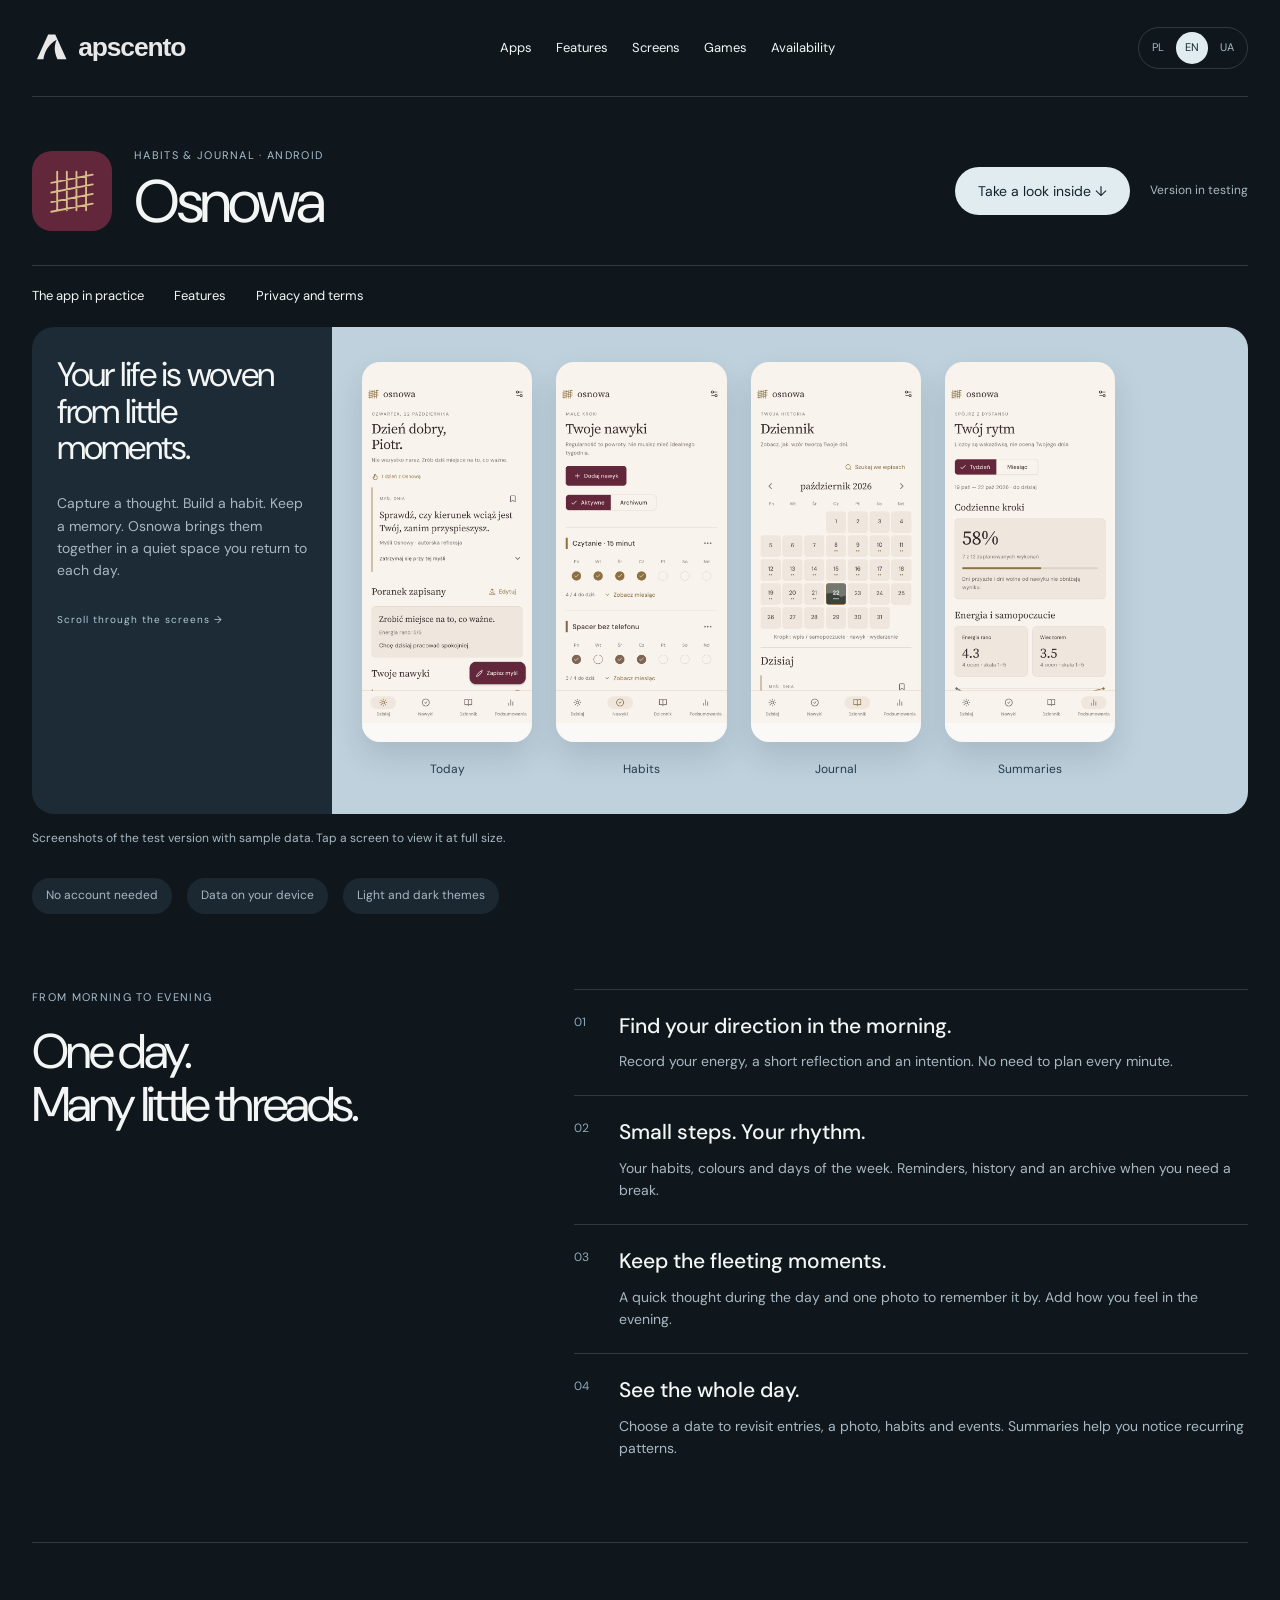
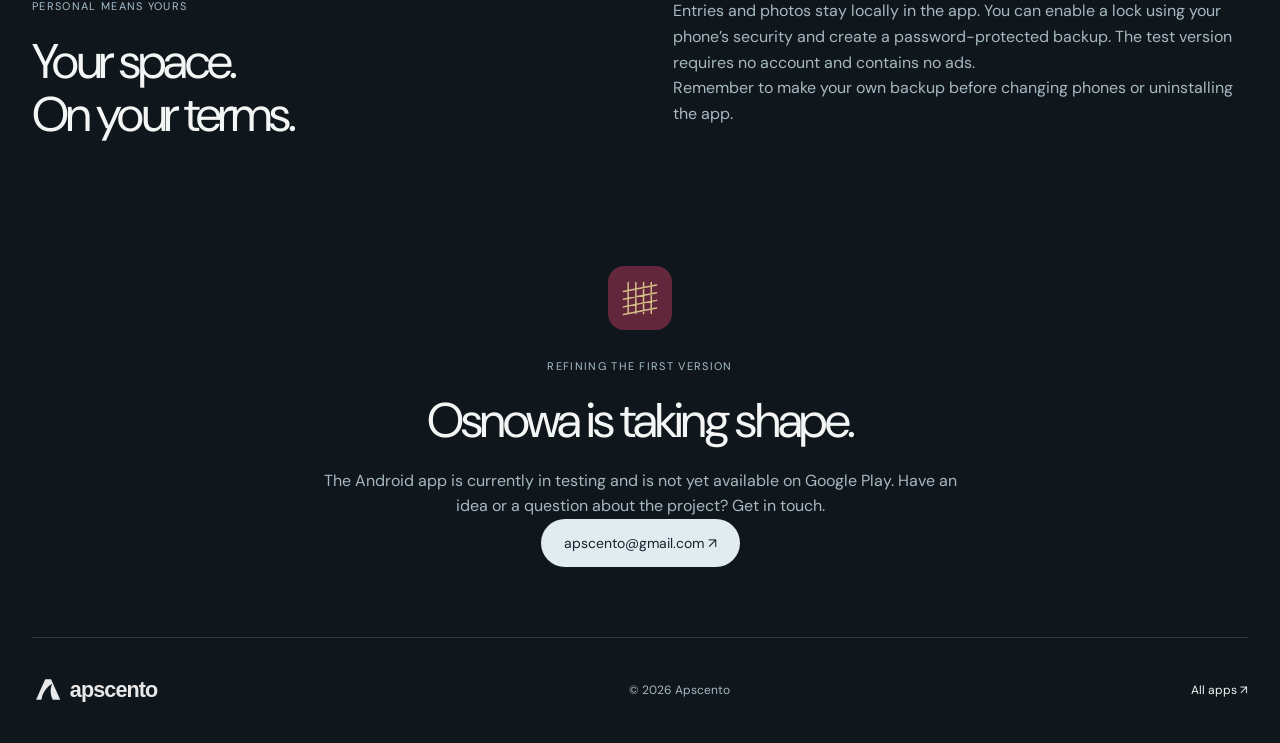
<file: osnowa/index.html>
<!doctype html><html lang="pl"><head><meta charset="utf-8"><meta name="viewport" content="width=device-width,initial-scale=1"><title>Osnowa — nawyki i dziennik | Apscento</title><meta name="description" content="Osnowa łączy dziennik, nawyki, kalendarz i zdjęcie dnia. Prywatna przestrzeń na codzienne refleksje. Aplikacja na Androida w testach."><link rel="icon" href="../assets/apps/osnowa.svg"><script src="../script.js?v=20261022" defer></script><script src="osnowa.js" defer></script><link rel="stylesheet" href="../catalog.css?v=20261115"><link rel="icon" href="../brand-icon.svg"><script src="../catalog.js?v=20261115" defer></script></head><body data-page="osnowa"><a class="skip-link" href="#main" data-i18n="skip">Przejdź do treści</a>  <header class="site-header">
    <a class="brand" href="../index.html" aria-label="Apscento — strona główna"><img src="../logo.svg" alt="Apscento" width="250" height="64"></a>
    <nav class="nav" aria-label="Główna nawigacja">
      <button aria-label="Otwórz menu" class="nav-toggle" type="button" aria-expanded="false" aria-controls="nav-links" data-i18n-aria="menuOpen"><span></span><span></span></button>
      <div class="nav-links" id="nav-links"><a href="../index.html#apps" data-i18n="navApps">Aplikacje</a><a href="#features" data-i18n="osNavFeatures">Możliwości</a><a href="#screens" data-i18n="osNavScreens">Ekrany</a><a href="../gry/index.html" data-i18n="navGames">Gry</a><a href="#availability" data-i18n="osNavAvailability">Dostępność</a></div>
    </nav>
    <div class="language-switcher" aria-label="Wybór języka"><button type="button" data-lang="pl" aria-pressed="true">PL</button><button type="button" data-lang="en" aria-pressed="false">EN</button><button type="button" data-lang="uk" aria-pressed="false">UA</button></div>
  </header><main id="main"><section class="product-heading section-shell"><div class="product-identity"><img src="../assets/apps/osnowa.svg" width="60" height="60" alt=""><div><p class="os-kicker"><span data-i18n="osKicker">Nawyki i dziennik · Android</span></p><h1>Osnowa</h1></div></div><div class="product-download"><div class="os-actions"><a class="os-button" href="#screens"><span data-i18n="osSee">Zajrzyj do środka</span> ↓</a><span class="os-stage"><span data-i18n="osStage">Wersja w testach</span></span></div></div></section><nav class="product-nav section-shell"><a href="#screens" data-i18n="appInPractice">Aplikacja w praktyce</a><a href="#features" data-catalog="features">Możliwości</a><a href="../privacy/index.html" data-i18n="privacy">Prywatność i regulamin</a></nav><section class="product-board section-shell" id="screens"><div class="board-copy"><h2><span data-i18n="osHeadline">Z małych chwil<br>powstaje Twoje życie.</span></h2><p class="os-lead"><span data-i18n="osLead">Zatrzymaj myśl. Zadbaj o nawyk. Zachowaj wspomnienie. Osnowa łączy je w spokojną przestrzeń, do której wracasz każdego dnia.</span></p><span class="gallery-hint" data-catalog="galleryHint">Przewiń galerię →</span></div><div class="product-gallery" tabindex="0" role="region" aria-label="Ekrany aplikacji"><figure><a href="screenshots/today-light.png" class="screenshot-link" target="_blank" rel="noopener" data-shot-link="today"><img data-shot="today" src="screenshots/today-light.png" alt="Osnowa — Dzisiaj" width="1280" height="2856" loading="lazy"></a><figcaption><span>01</span><span data-i18n="osShottoday">Dzisiaj</span></figcaption></figure><figure><a href="screenshots/habits-light.png" class="screenshot-link" target="_blank" rel="noopener" data-shot-link="habits"><img data-shot="habits" src="screenshots/habits-light.png" alt="Osnowa — Nawyki" width="1280" height="2856" loading="lazy"></a><figcaption><span>02</span><span data-i18n="osShothabits">Nawyki</span></figcaption></figure><figure><a href="screenshots/journal-light.png" class="screenshot-link" target="_blank" rel="noopener" data-shot-link="journal"><img data-shot="journal" src="screenshots/journal-light.png" alt="Osnowa — Dziennik" width="1280" height="2856" loading="lazy"></a><figcaption><span>03</span><span data-i18n="osShotjournal">Dziennik</span></figcaption></figure><figure><a href="screenshots/summary-light.png" class="screenshot-link" target="_blank" rel="noopener" data-shot-link="summary"><img data-shot="summary" src="screenshots/summary-light.png" alt="Osnowa — Podsumowania" width="1280" height="2856" loading="lazy"></a><figcaption><span>04</span><span data-i18n="osShotsummary">Podsumowania</span></figcaption></figure></div></section><div class="section-shell gallery-note"><p class="os-screen-note"><span data-i18n="osScreenNote">Zrzuty wersji testowej z przykładowymi danymi. Dotknij ekranu, aby zobaczyć go w pełnym rozmiarze.</span></p></div><div class="os-principles section-shell"><span><span data-i18n="osP1">Bez zakładania konta</span></span><span><span data-i18n="osP2">Dane na Twoim urządzeniu</span></span><span><span data-i18n="osP3">Jasny i ciemny motyw</span></span></div>
<section class="os-features section-shell" id="features"><div class="os-section-head"><p class="overline"><span data-i18n="osRhythm">Od poranka do wieczora</span></p><h2><span data-i18n="osFeatureTitle">Jeden dzień.<br>Wiele małych nici.</span></h2></div><div class="os-feature-grid"><article><span class="feature-number">01</span><h3><span data-i18n="osF0">Rano złap kierunek.</span></h3><p data-i18n="osFB0">Zapisz energię, krótką refleksję i intencję. Nie musisz planować każdej minuty.</p></article><article><span class="feature-number">02</span><h3><span data-i18n="osF1">Małe kroki. Twój rytm.</span></h3><p data-i18n="osFB1">Własne nawyki, kolory i dni tygodnia. Przypomnienia, historia oraz archiwum, gdy potrzebujesz przerwy.</p></article><article><span class="feature-number">03</span><h3><span data-i18n="osF2">Zachowaj to, co ulotne.</span></h3><p data-i18n="osFB2">Szybka myśl w ciągu dnia i jedno zdjęcie na pamiątkę. Wieczorem dopisz, jak się czujesz.</p></article><article><span class="feature-number">04</span><h3><span data-i18n="osF3">Zobacz dzień w całości.</span></h3><p data-i18n="osFB3">Wybierz datę w kalendarzu i wróć do wpisów, zdjęcia, nawyków oraz wydarzeń. Podsumowania pomagają dostrzec powtarzające się wzorce.</p></article></div></section>
<section class="os-private section-shell"><div><p class="overline"><span data-i18n="osPrivateLabel">Osobiste znaczy Twoje</span></p><h2><span data-i18n="osPrivateTitle">Twoja przestrzeń.<br>Na Twoich zasadach.</span></h2></div><div><p data-i18n="osPrivateCopy">Wpisy i zdjęcia pozostają lokalnie w aplikacji. Możesz włączyć blokadę za pomocą zabezpieczeń telefonu i utworzyć kopię zapasową chronioną hasłem. Wersja testowa nie wymaga konta i nie zawiera reklam.</p><p data-i18n="osBackupNote">Pamiętaj o własnej kopii zapasowej przed zmianą telefonu lub odinstalowaniem aplikacji.</p></div></section>
<section class="os-availability section-shell" id="availability"><img src="../assets/apps/osnowa.svg" width="74" height="74" alt=""><p class="overline"><span data-i18n="osAvailabilityLabel">Dopracowujemy pierwszą wersję</span></p><h2><span data-i18n="osAvailabilityTitle">Osnowa nabiera kształtu.</span></h2><p data-i18n="osAvailabilityBody">Aplikacja jest obecnie w testach na Androidzie. Nie jest jeszcze dostępna w Google Play. Chcesz podzielić się pomysłem lub zapytać o projekt? Napisz do nas.</p><a class="os-button os-button-dark" href="mailto:apscento@gmail.com">apscento@gmail.com ↗</a></section></main><footer class="site-footer section-shell"><a class="brand" href="../index.html"><img src="../logo.svg" width="250" height="64" alt="Apscento"></a><p>© 2026 Apscento</p><a href="../index.html#apps"><span data-i18n="osBack">Wszystkie aplikacje</span> ↗</a></footer></body></html>
</file>
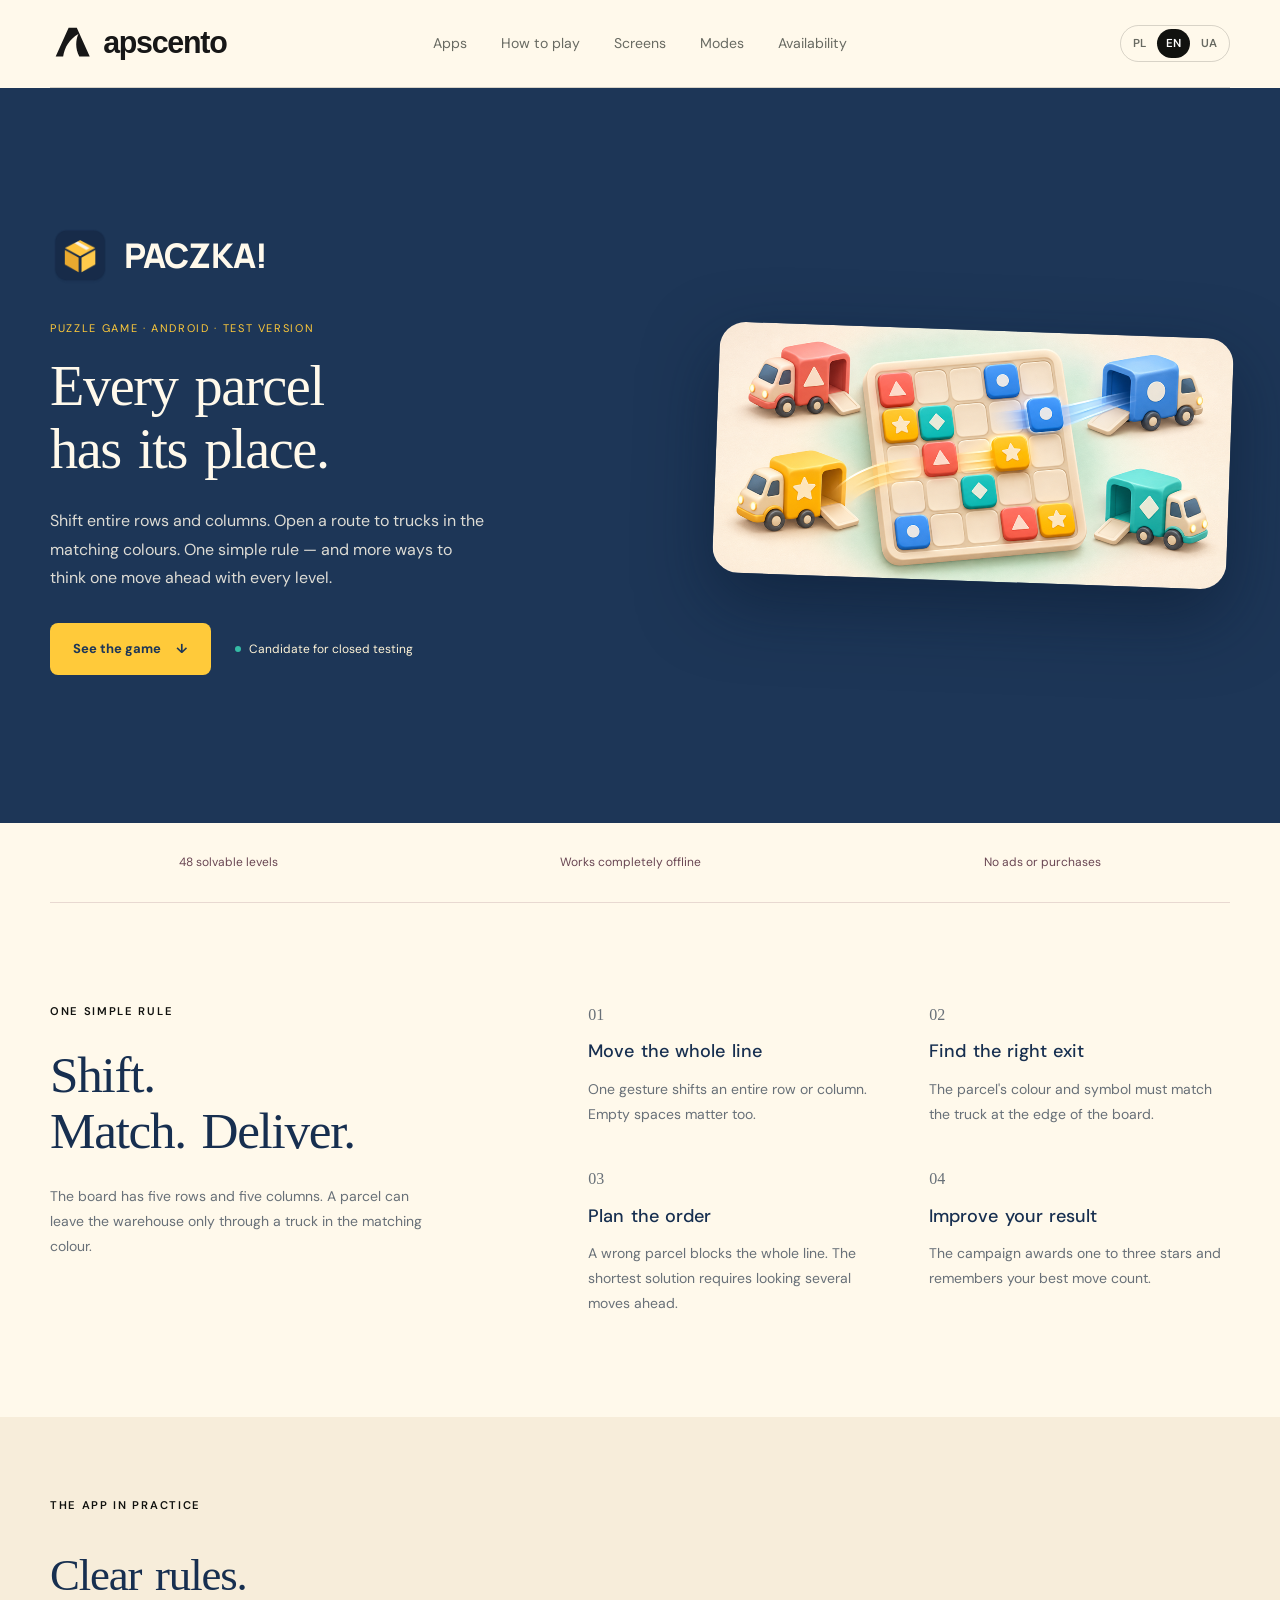
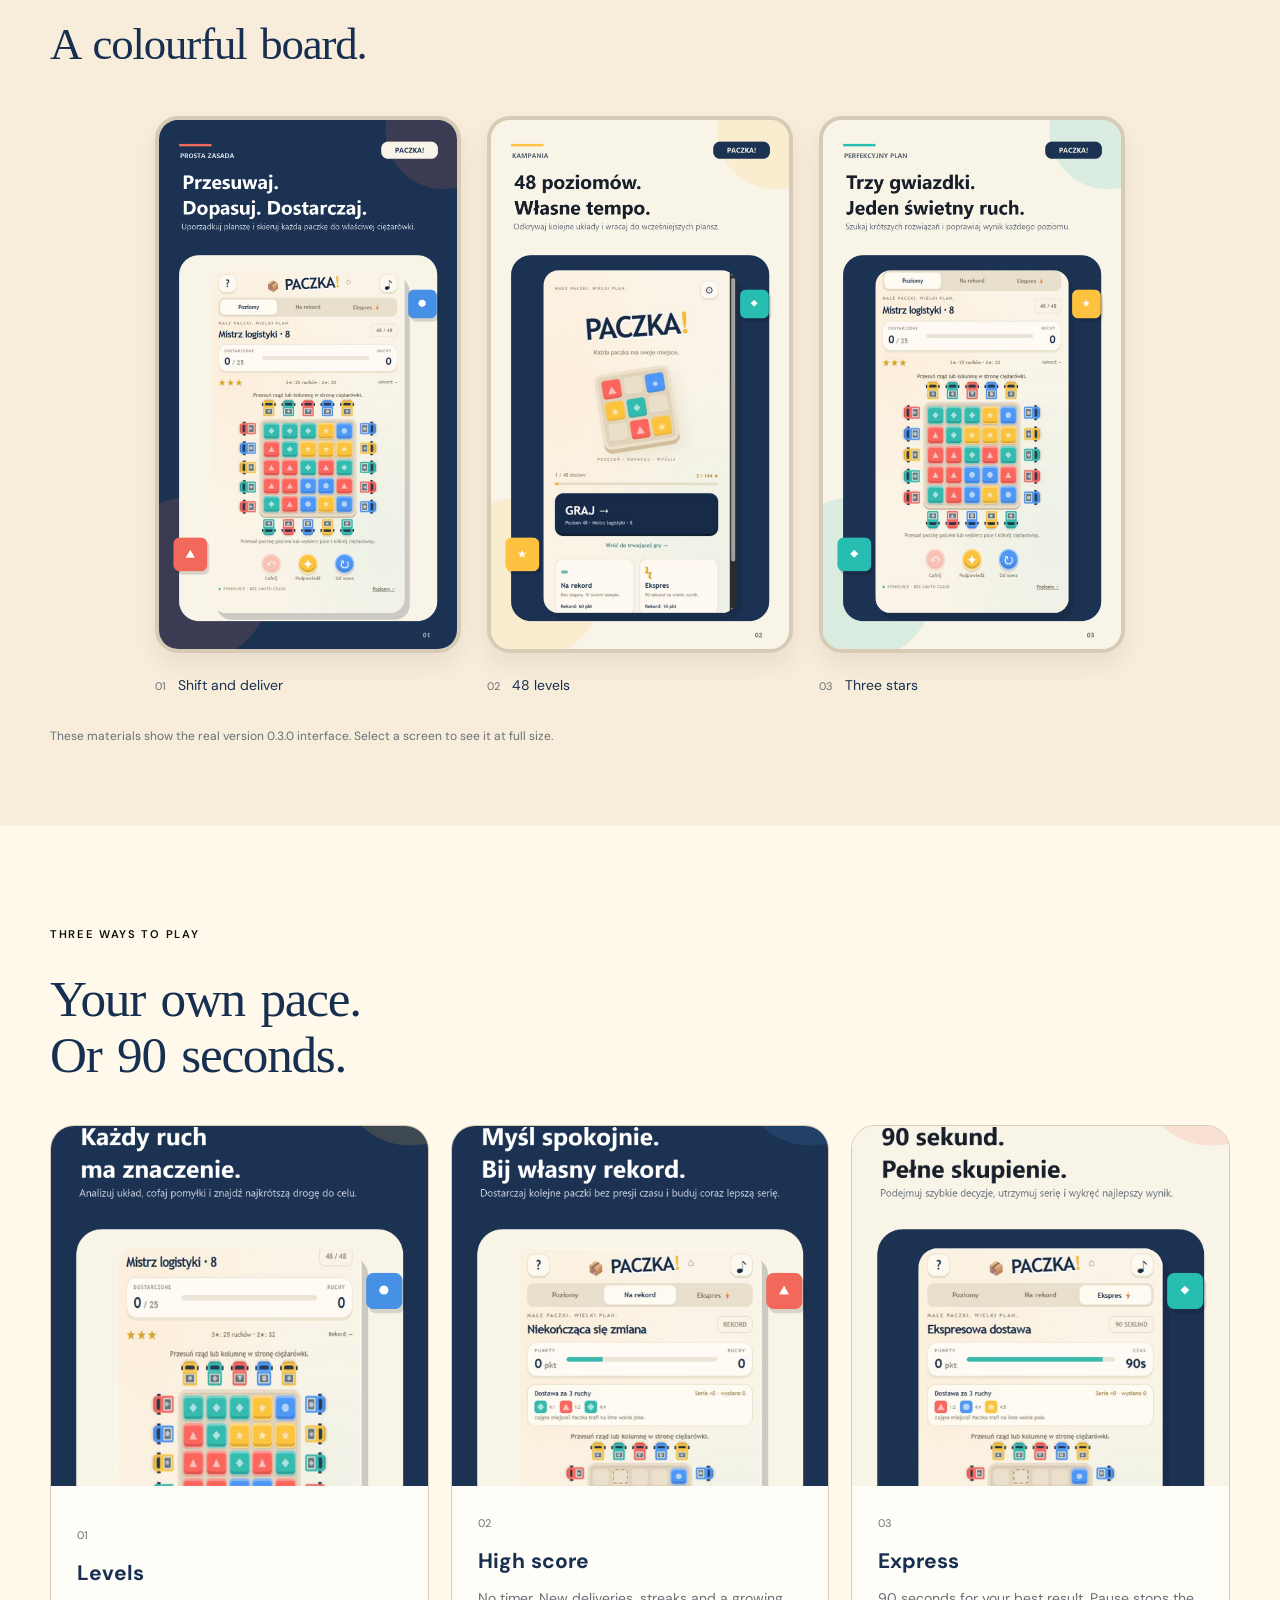
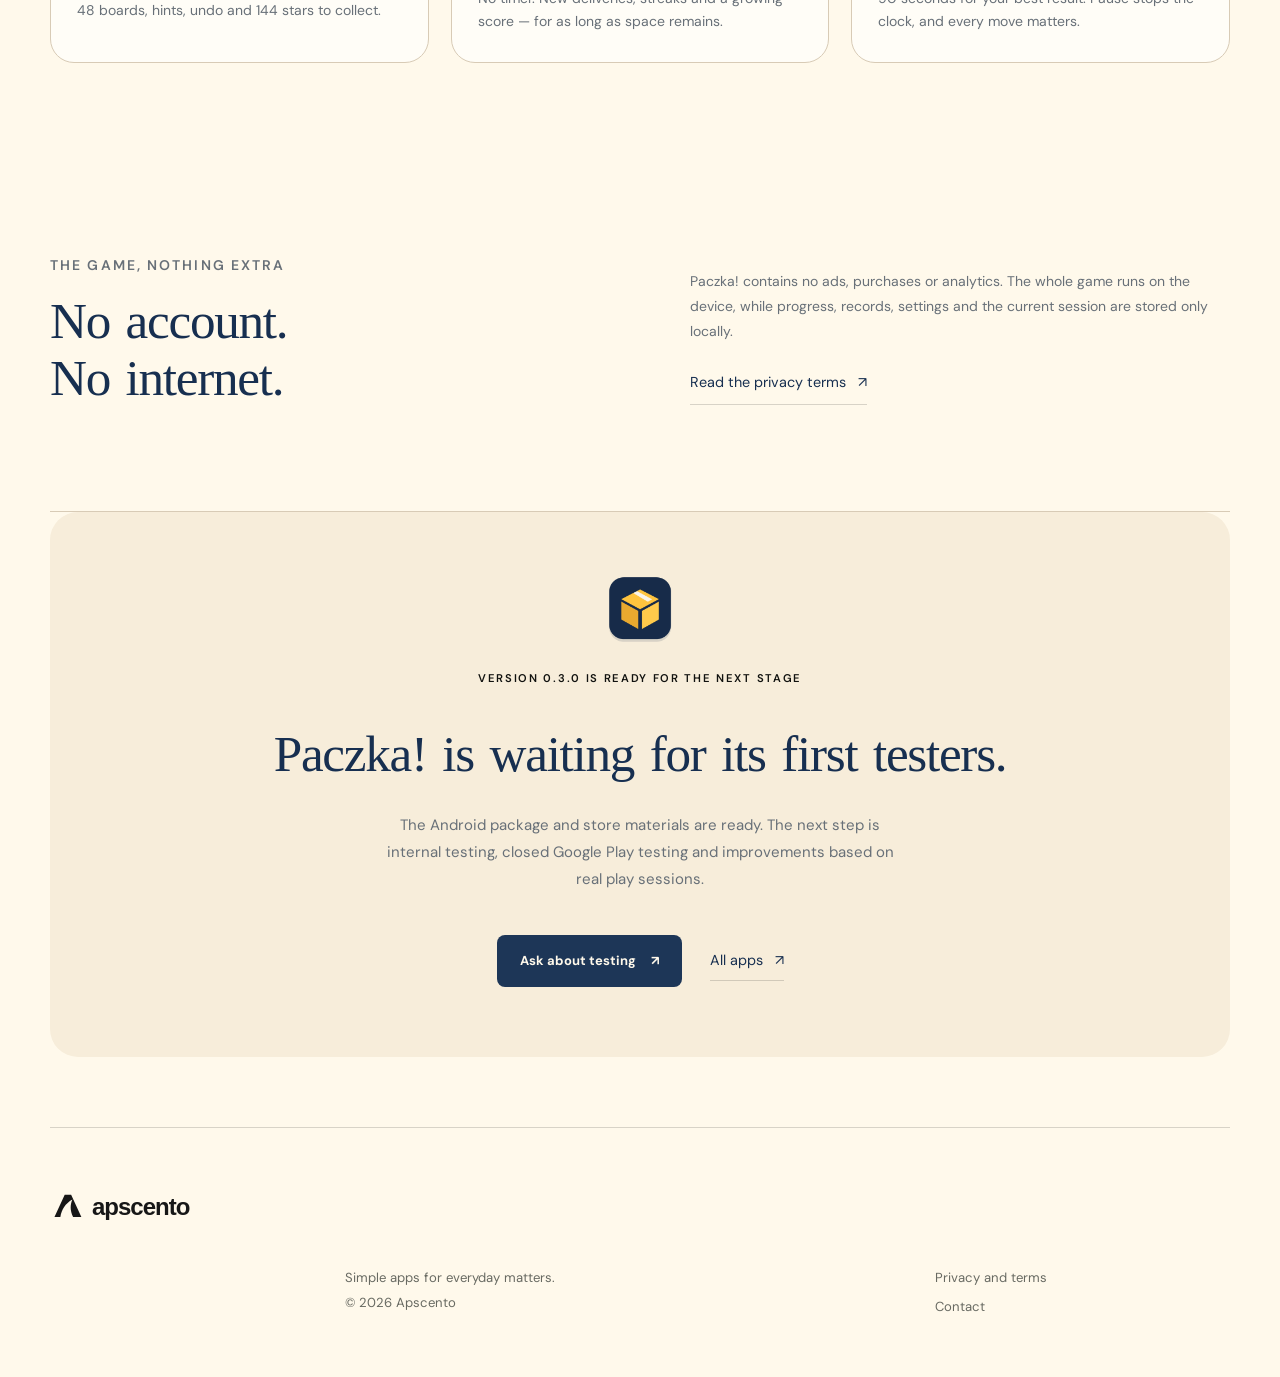
<file: paczka/index.html>
<!doctype html>
<html lang="pl">
<head>
  <meta charset="utf-8">
  <meta name="viewport" content="width=device-width,initial-scale=1">
  <meta name="description" content="Paczka! to logiczna gra na Androida: przesuwaj całe rzędy i kolumny, dopasuj paczki do ciężarówek i zdobądź 144 gwiazdki.">
  <title>Paczka! — logiczna gra od Apscento</title>
  <link rel="icon" href="../assets/apps/paczka.png">
  <link rel="stylesheet" href="../styles.css?v=20261109">
  <link rel="stylesheet" href="../portfolio.css?v=20261109">
  <link rel="stylesheet" href="../app-pages.css?v=20261109">
  <script src="../script.js?v=20261109-paczka" defer></script>
</head>
<body data-page="paczka" class="app-detail app-paczka">
  <a class="skip-link" href="#main" data-i18n="skip">Przejdź do treści</a>
  <header class="site-header">
    <a class="brand" href="../index.html" aria-label="Apscento — strona główna"><img src="../logo.svg" alt="Apscento" width="250" height="64"></a>
    <nav class="nav" aria-label="Główna nawigacja">
      <button aria-label="Otwórz menu" class="nav-toggle" type="button" aria-expanded="false" aria-controls="nav-links" data-i18n-aria="menuOpen"><span></span><span></span></button>
      <div class="nav-links" id="nav-links"><a href="../index.html#apps" data-i18n="navApps">Aplikacje</a><a href="#features" data-i18n="paczkaNavRules">Jak się gra</a><a href="#screens" data-i18n="osNavScreens">Ekrany</a><a href="#modes" data-i18n="paczkaNavModes">Tryby</a><a href="#availability" data-i18n="osNavAvailability">Dostępność</a></div>
    </nav>
    <div class="language-switcher" aria-label="Wybór języka"><button type="button" data-lang="pl" aria-pressed="true">PL</button><button type="button" data-lang="en" aria-pressed="false">EN</button><button type="button" data-lang="uk" aria-pressed="false">UA</button></div>
  </header>
  <main id="main">
    <section class="os-hero"><div class="section-shell os-hero-inner"><div class="os-hero-copy"><div class="os-wordmark"><img src="../assets/apps/paczka.png" width="60" height="60" alt=""><span>Paczka!</span></div><p class="os-kicker" data-i18n="paczkaKicker">Gra logiczna · Android · wersja testowa</p><h1 data-i18n="paczkaHero">Każda paczka<br>ma swoje miejsce.</h1><p class="os-lead" data-i18n="paczkaLead">Przesuwaj całe rzędy i kolumny. Otwieraj drogę do ciężarówek w odpowiednich kolorach. Jedna prosta zasada — coraz więcej sposobów, żeby pomyśleć o ruch do przodu.</p><div class="os-actions"><a class="os-button" href="#screens"><span data-i18n="paczkaSee">Zobacz grę</span> ↓</a><span class="os-stage"><span data-i18n="paczkaStage">Kandydat do testów zamkniętych</span></span></div></div><div class="os-hero-art paczka-hero-art"><img class="paczka-promo" src="screenshots/00-promo.png" alt="Paczka! — kolorowa logiczna gra o kierowaniu paczek do ciężarówek" width="1024" height="500"></div></div></section>

    <div class="os-principles section-shell"><span data-i18n="paczkaP1">48 rozwiązywalnych poziomów</span><span data-i18n="paczkaP2">Działa całkowicie offline</span><span data-i18n="paczkaP3">Bez reklam i zakupów</span></div>

    <section class="os-features section-shell" id="features"><div class="os-section-head"><p class="overline" data-i18n="paczkaRuleLabel">Prosta zasada</p><h2 data-i18n="paczkaRuleTitle">Przesuwaj.<br>Dopasuj. Dostarczaj.</h2><p data-i18n="paczkaRuleIntro">Plansza ma pięć rzędów i pięć kolumn. Paczka może opuścić magazyn tylko przez ciężarówkę w pasującym kolorze.</p></div><div class="os-feature-grid"><article><span class="feature-number">01</span><h3 data-i18n="paczkaF1">Poruszaj całą linię</h3><p data-i18n="paczkaFC1">Jeden gest przesuwa cały rząd albo kolumnę. Puste miejsca też mają znaczenie.</p></article><article><span class="feature-number">02</span><h3 data-i18n="paczkaF2">Szukaj właściwego wyjścia</h3><p data-i18n="paczkaFC2">Kolor i symbol paczki muszą pasować do ciężarówki przy krawędzi planszy.</p></article><article><span class="feature-number">03</span><h3 data-i18n="paczkaF3">Planuj kolejność</h3><p data-i18n="paczkaFC3">Niewłaściwa paczka blokuje ruch całej linii. Najkrótsze rozwiązanie wymaga patrzenia kilka kroków naprzód.</p></article><article><span class="feature-number">04</span><h3 data-i18n="paczkaF4">Poprawiaj swój wynik</h3><p data-i18n="paczkaFC4">Kampania ocenia rozwiązanie od jednej do trzech gwiazdek i zapamiętuje najlepszą liczbę ruchów.</p></article></div></section>

    <section class="os-screens" id="screens"><div class="section-shell"><div class="os-screen-heading"><div><p class="overline" data-i18n="appInPractice">Aplikacja w praktyce</p><h2 data-i18n="paczkaScreensTitle">Jasne zasady.<br>Kolorowa plansza.</h2></div></div><div class="os-gallery paczka-gallery"><figure><a href="screenshots/01-przesuwaj-dostarczaj.png" target="_blank" rel="noopener"><img src="screenshots/01-przesuwaj-dostarczaj.png" alt="Plansza Paczka! z kolorowymi paczkami i ciężarówkami" width="1080" height="1920" loading="lazy"></a><figcaption><span>01</span><span data-i18n="paczkaShot1">Przesuwaj i dostarczaj</span></figcaption></figure><figure><a href="screenshots/02-48-poziomow.png" target="_blank" rel="noopener"><img src="screenshots/02-48-poziomow.png" alt="Menu Paczka! z kampanią 48 poziomów" width="1080" height="1920" loading="lazy"></a><figcaption><span>02</span><span data-i18n="paczkaShot2">48 poziomów</span></figcaption></figure><figure><a href="screenshots/03-trzy-gwiazdki.png" target="_blank" rel="noopener"><img src="screenshots/03-trzy-gwiazdki.png" alt="Poziom Paczka! z systemem trzech gwiazdek" width="1080" height="1920" loading="lazy"></a><figcaption><span>03</span><span data-i18n="paczkaShot3">Trzy gwiazdki</span></figcaption></figure></div><p class="os-screen-note" data-i18n="paczkaScreenNote">Materiały przedstawiają prawdziwy interfejs wersji 0.3.0. Kliknij ekran, aby zobaczyć go w pełnym rozmiarze.</p></div></section>

    <section class="paczka-modes section-shell" id="modes"><div class="os-section-head"><p class="overline" data-i18n="paczkaModesLabel">Trzy sposoby na planszę</p><h2 data-i18n="paczkaModesTitle">Własne tempo.<br>Albo 90 sekund.</h2></div><div class="paczka-mode-grid"><article><img src="screenshots/06-kazdy-ruch.png" alt="Kampania Paczka!" width="1080" height="1920" loading="lazy"><div><span>01</span><h3 data-i18n="paczkaModeCampaign">Poziomy</h3><p data-i18n="paczkaModeCampaignCopy">48 plansz, podpowiedzi, cofanie ruchów i 144 gwiazdki do zdobycia.</p></div></article><article><img src="screenshots/04-na-rekord.png" alt="Tryb Na rekord w Paczka!" width="1080" height="1920" loading="lazy"><div><span>02</span><h3 data-i18n="paczkaModeRecord">Na rekord</h3><p data-i18n="paczkaModeRecordCopy">Bez zegara. Kolejne dostawy, serie i rosnący wynik — dopóki wystarczy miejsca.</p></div></article><article><img src="screenshots/05-ekspres.png" alt="Tryb Ekspres w Paczka!" width="1080" height="1920" loading="lazy"><div><span>03</span><h3 data-i18n="paczkaModeExpress">Ekspres</h3><p data-i18n="paczkaModeExpressCopy">90 sekund na najlepszy wynik. Pauza zatrzymuje czas, a każdy ruch ma znaczenie.</p></div></article></div></section>

    <section class="os-private section-shell"><div><p class="overline" data-i18n="paczkaOfflineLabel">Gra bez dodatków</p><h2 data-i18n="paczkaOfflineTitle">Bez konta.<br>Bez internetu.</h2></div><div><p data-i18n="paczkaOfflineBody">Paczka! nie zawiera reklam, zakupów ani analityki. Cała gra działa na urządzeniu, a postęp, rekordy, ustawienia i rozpoczęta runda są zapisywane wyłącznie lokalnie.</p><p><a href="../privacy/index.html#paczka-rules" class="text-link"><span data-i18n="paczkaPrivacyLink">Przeczytaj zasady prywatności</span> ↗</a></p></div></section>

    <section class="os-availability section-shell" id="availability"><img src="../assets/apps/paczka.png" width="74" height="74" alt=""><p class="overline" data-i18n="paczkaAvailabilityLabel">Wersja 0.3.0 gotowa do kolejnego etapu</p><h2 data-i18n="paczkaAvailabilityTitle">Paczka! czeka na pierwszych testerów.</h2><p data-i18n="paczkaAvailabilityBody">Pakiet na Androida i materiały sklepu są przygotowane. Następny krok to test wewnętrzny, zamknięte testy w Google Play i poprawki wynikające z prawdziwej rozgrywki.</p><div class="hero-actions"><a class="os-button os-button-dark" href="mailto:apscento@gmail.com?subject=Paczka!%20-%20testy"><span data-i18n="paczkaAsk">Zapytaj o testy</span> ↗</a><a class="text-link" href="../index.html#apps"><span data-i18n="osBack">Wszystkie aplikacje</span> ↗</a></div></section>
  </main>
  <footer class="site-footer section-shell"><a class="brand footer-brand" href="../index.html"><img src="../logo.svg" alt="Apscento" width="250" height="64"></a><div><p data-i18n="footerLine">Proste aplikacje do codziennych spraw.</p><p>© 2026 Apscento</p></div><div class="footer-links"><a href="../privacy/index.html" data-i18n="privacy">Prywatność i regulamin</a><a href="mailto:apscento@gmail.com" data-i18n="contactUs">Kontakt</a></div></footer>
</body>
</html>
</file>
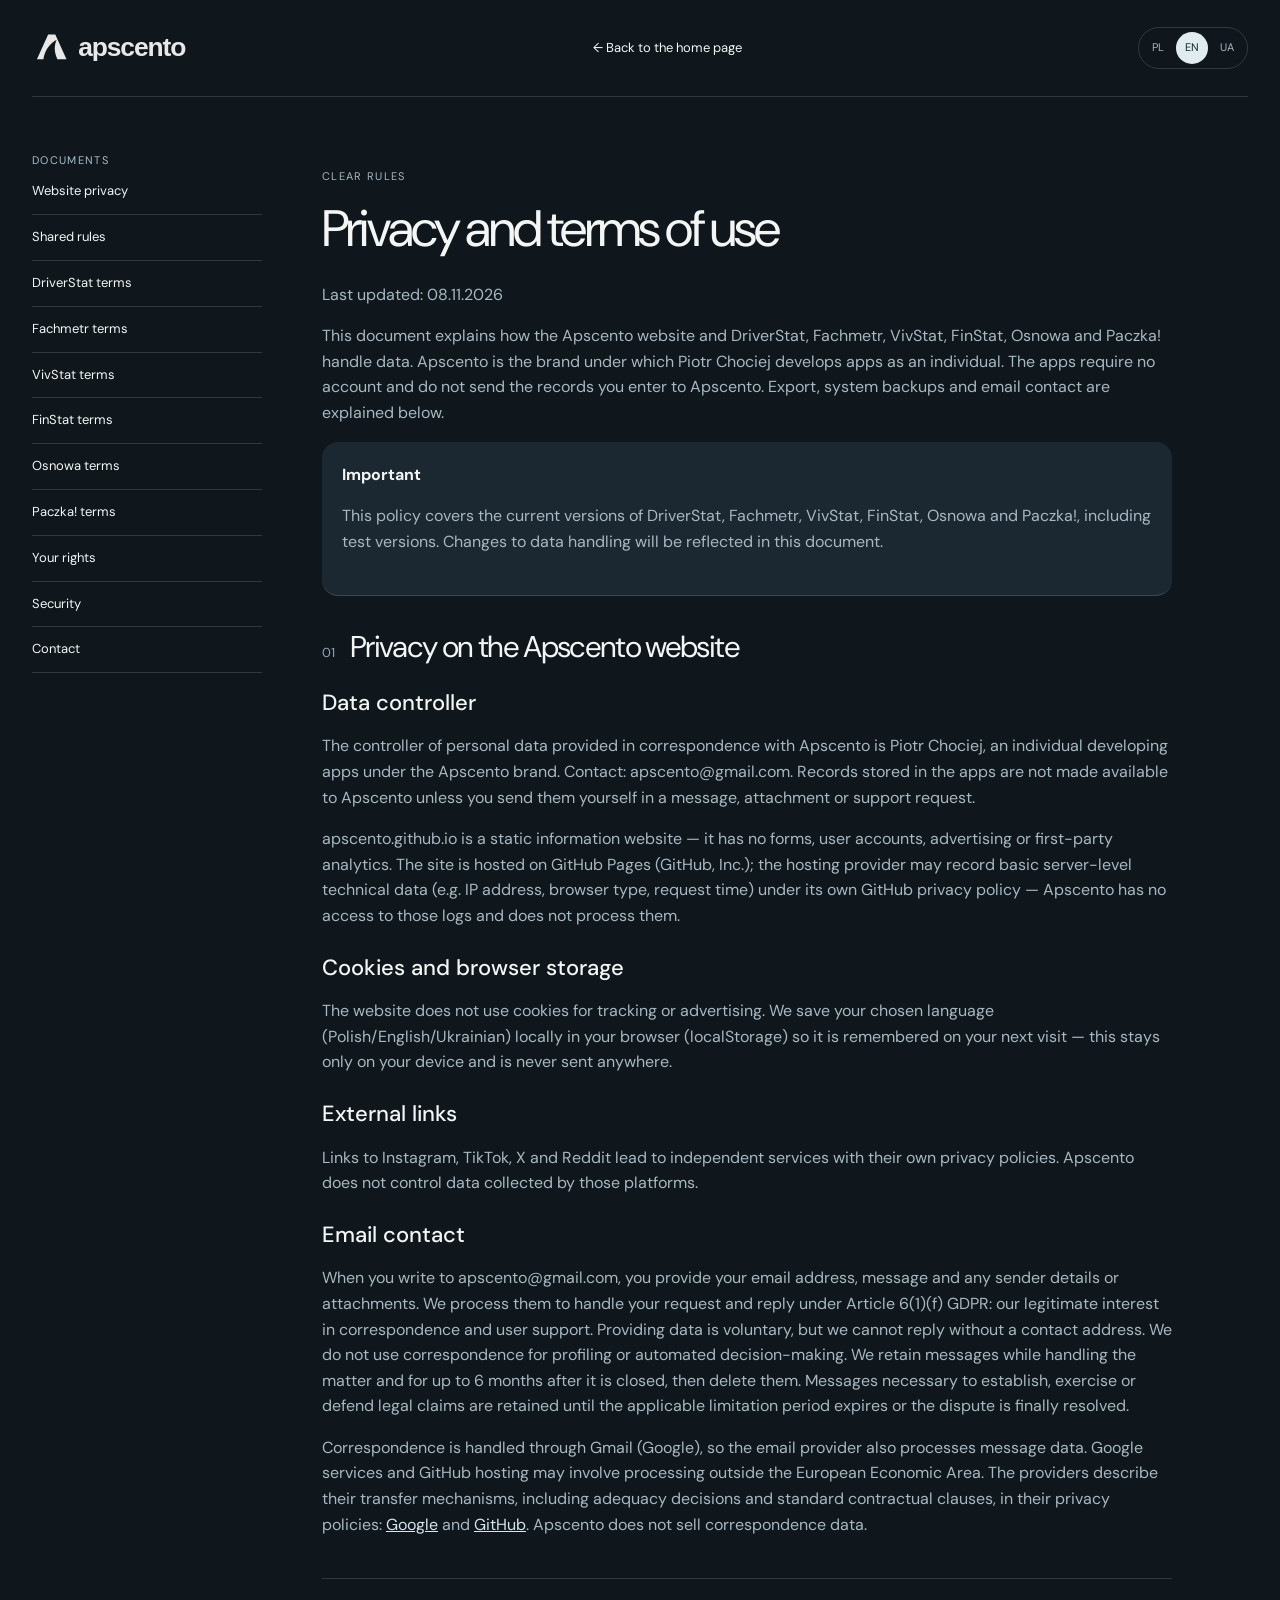
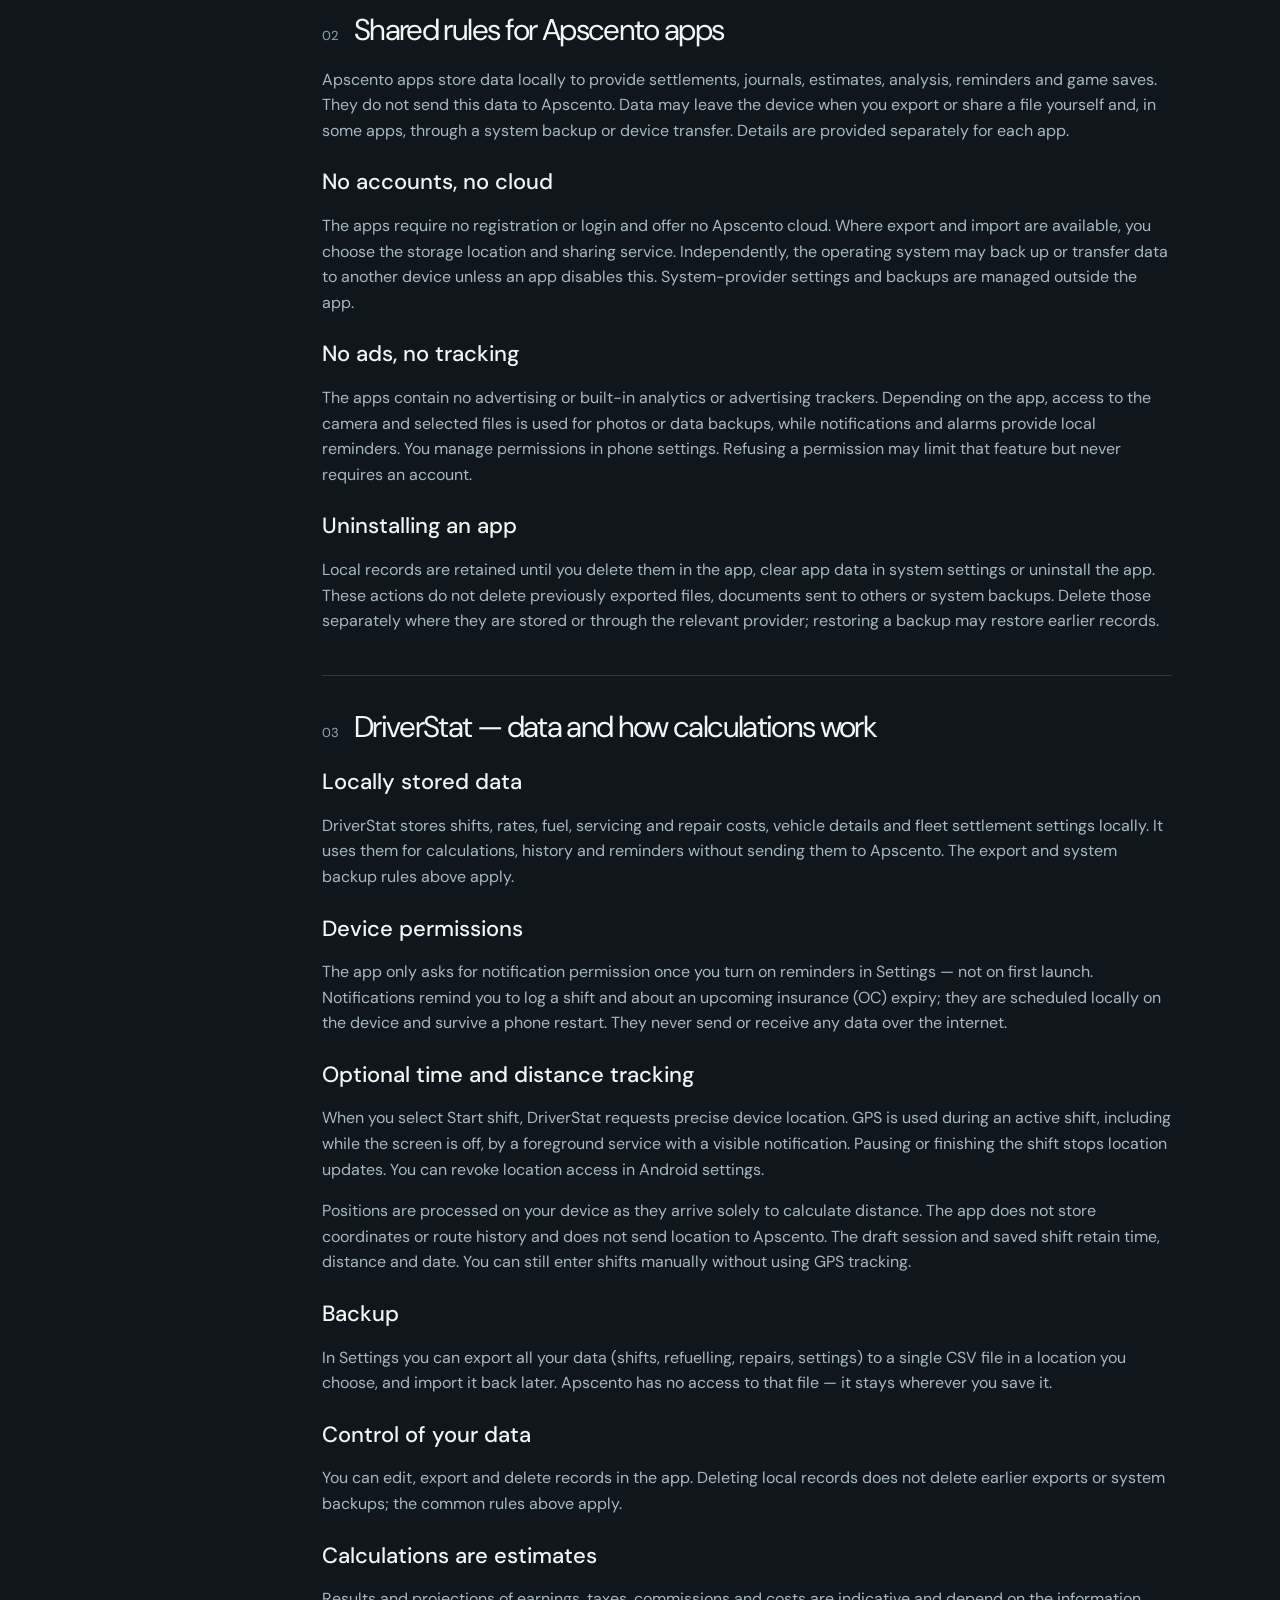
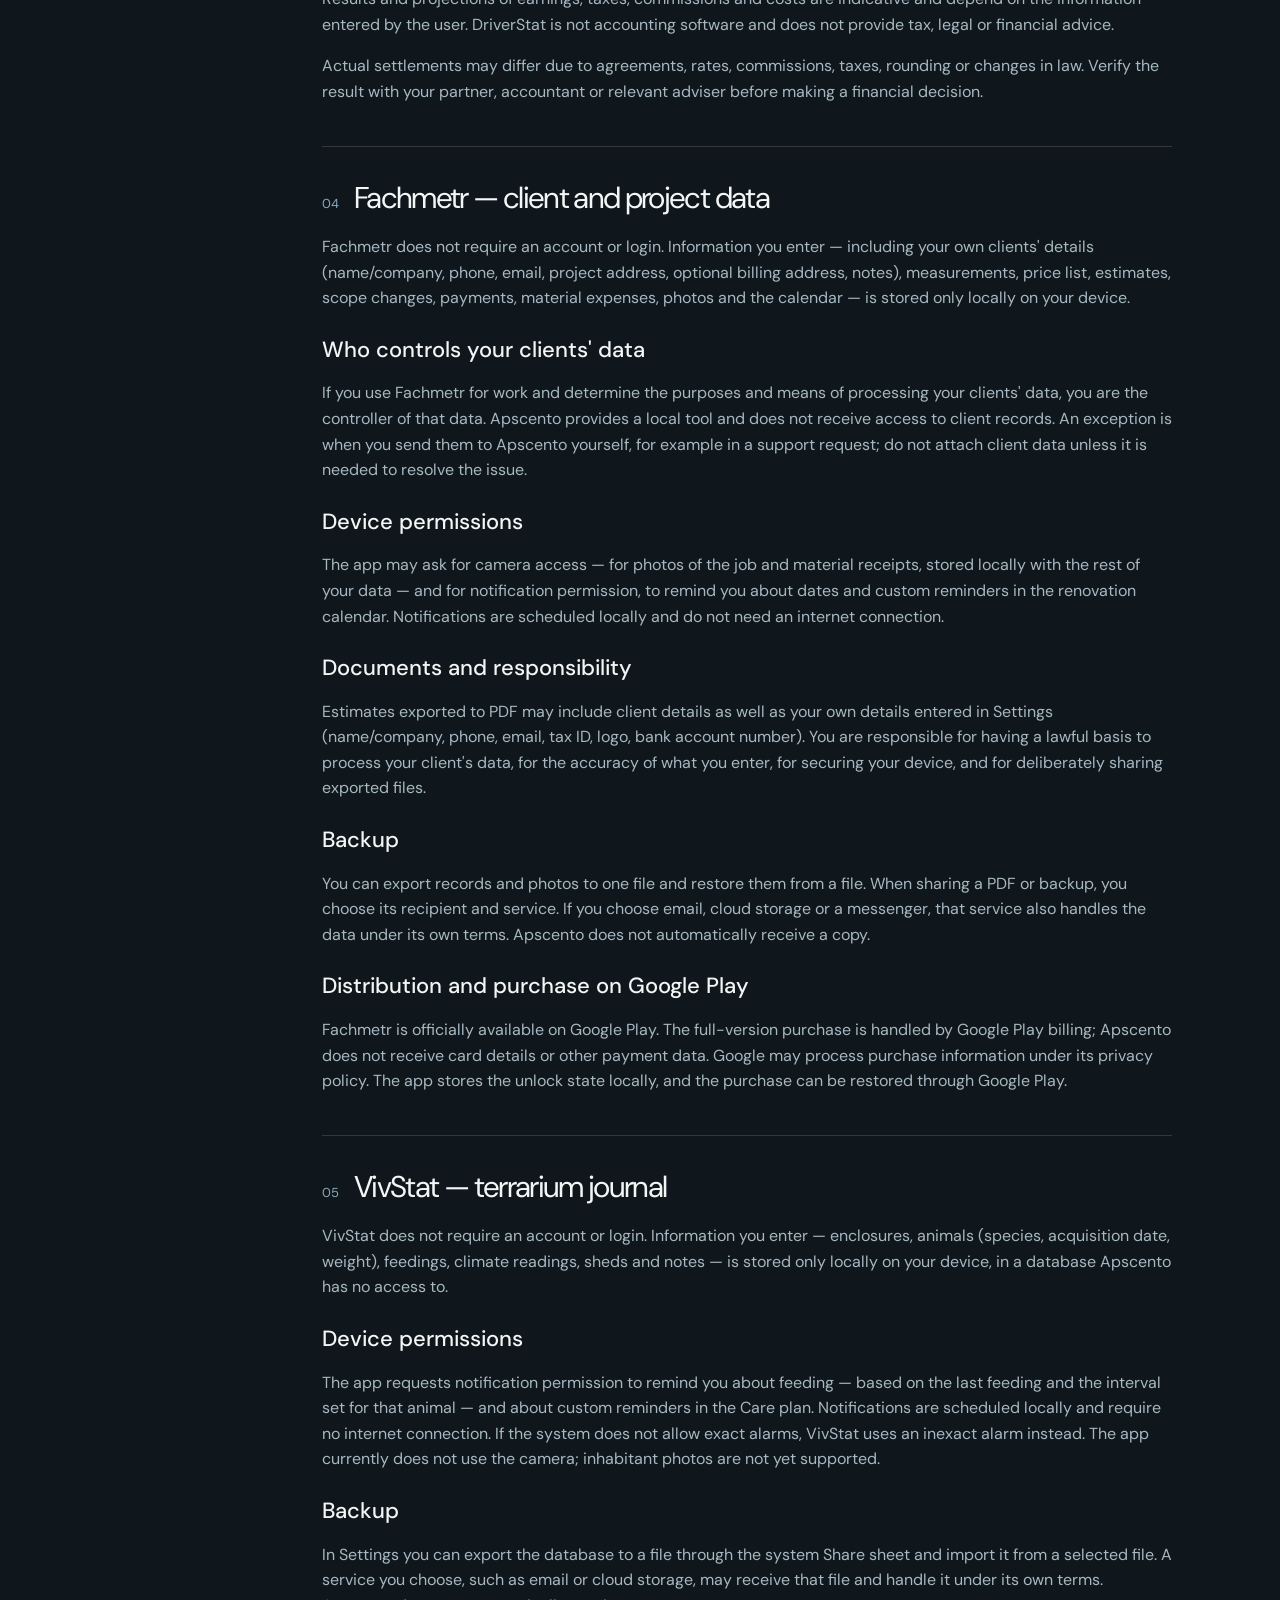
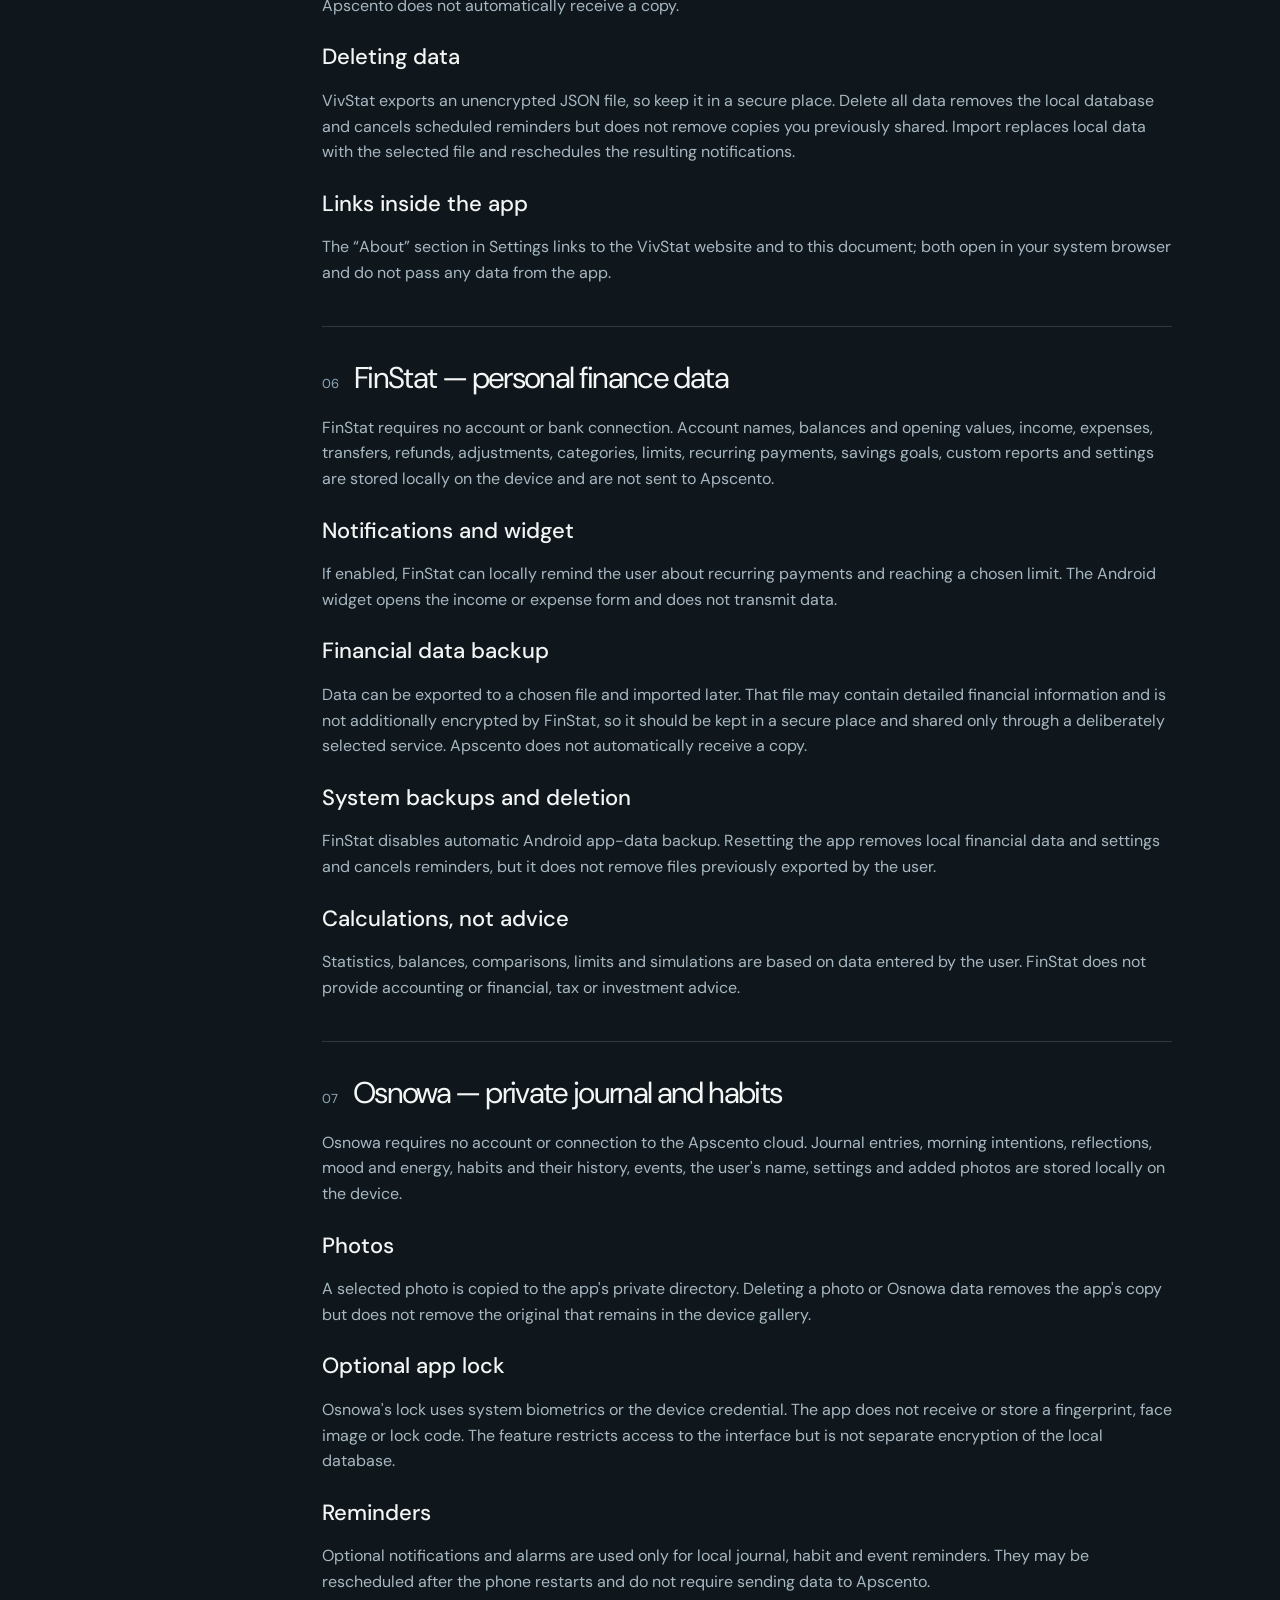
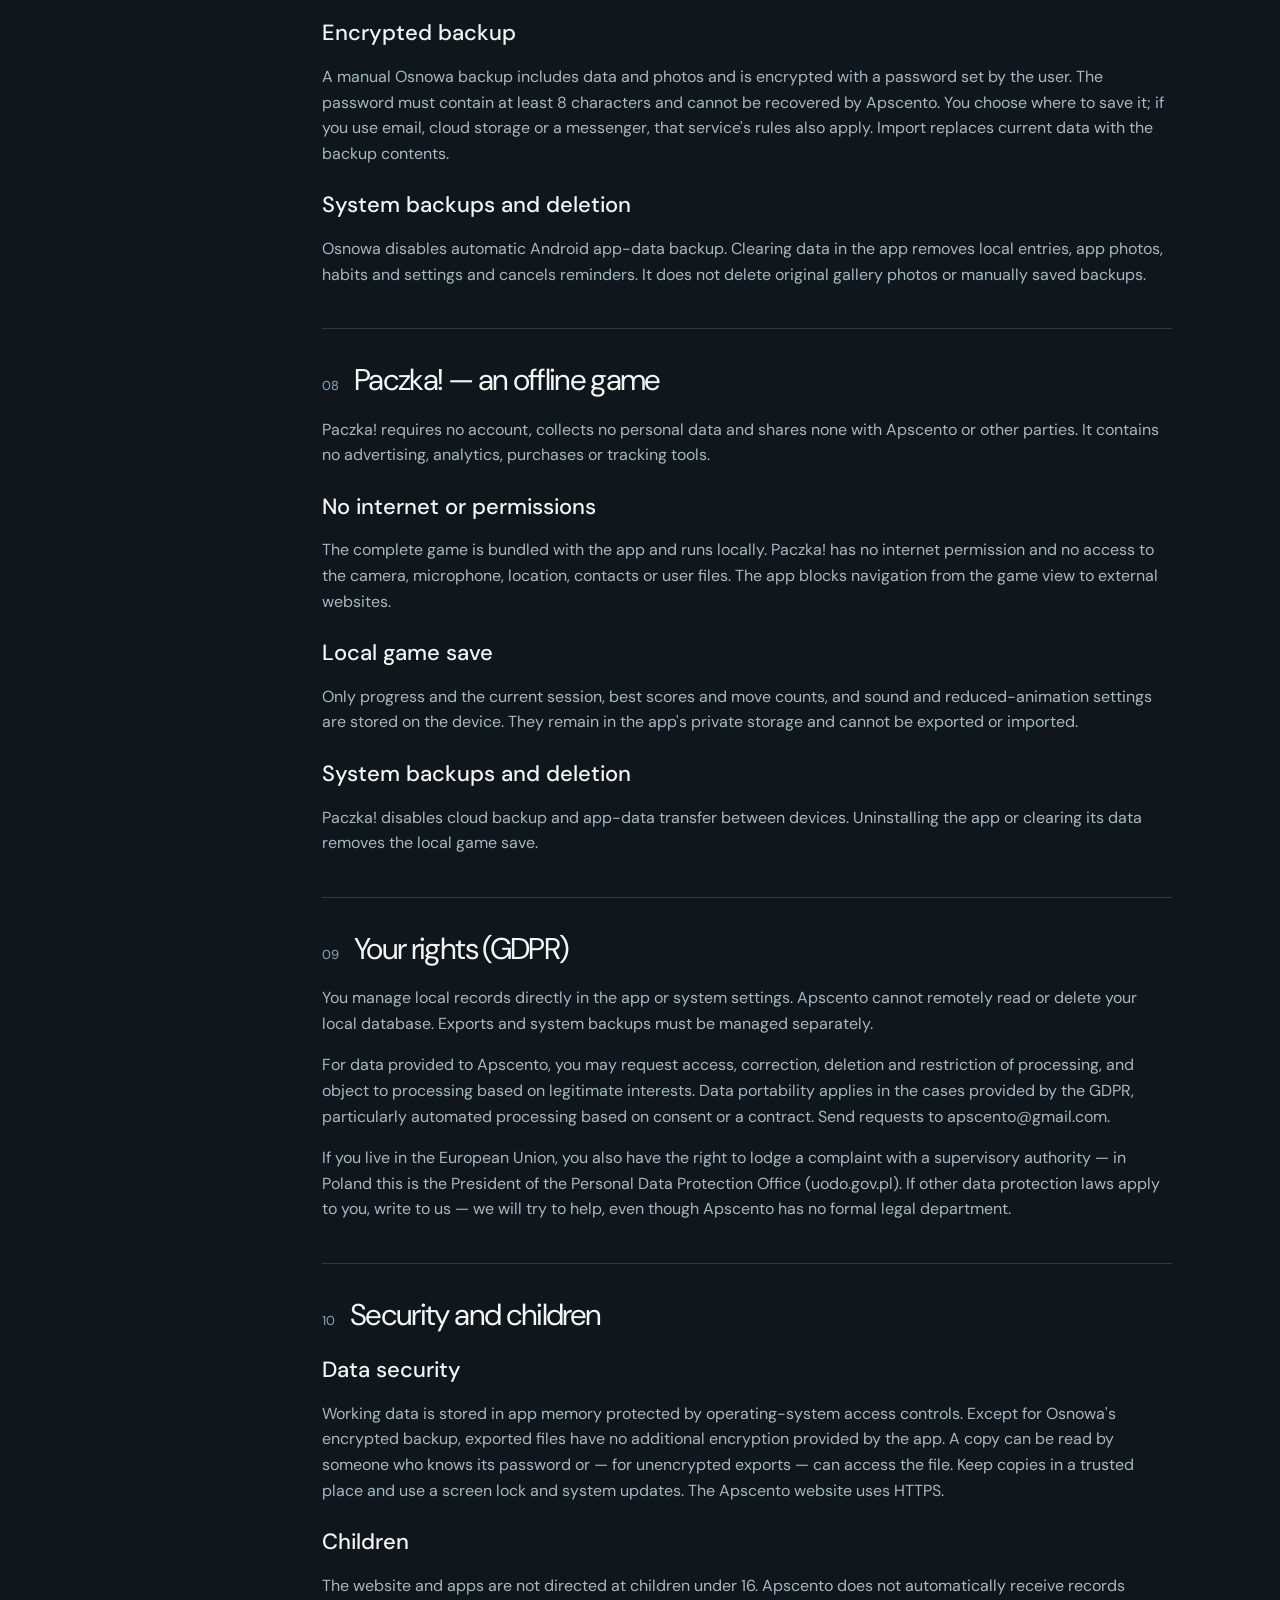
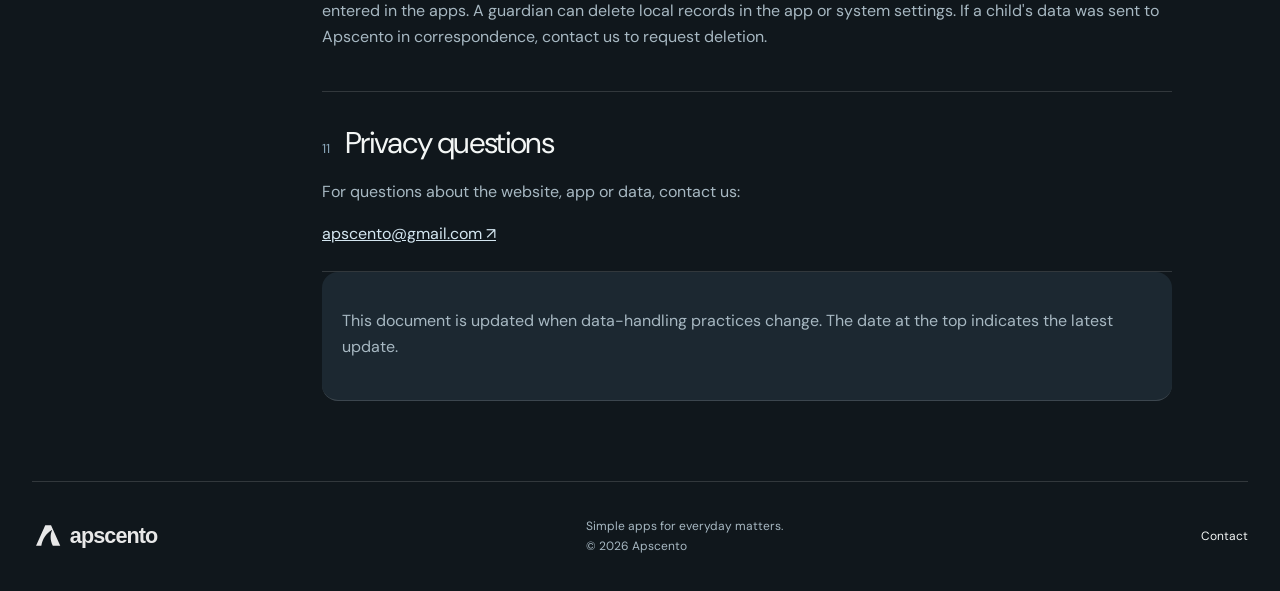
<file: privacy/index.html>
<!doctype html>
<html lang="pl">
<head>
  <meta charset="utf-8">
  <meta name="viewport" content="width=device-width, initial-scale=1">
  <meta name="description" content="Polityka prywatności i zasady korzystania ze strony Apscento oraz aplikacji DriverStat, Fachmetr, VivStat, FinStat, Osnowa i Paczka!.">
  <title>Prywatność i regulamin — Apscento</title>
  
  <script src="../script.js?v=20261108-privacy" defer></script>
<link rel="stylesheet" href="../catalog.css?v=20261115"><link rel="icon" href="../brand-icon.svg"><script src="../catalog.js?v=20261115" defer></script></head>
<body data-page="privacy" class="legal-page">
  <a class="skip-link" href="#main" data-i18n="skip">Przejdź do treści</a>
  <header class="site-header">
    <a class="brand" href="../index.html" aria-label="Apscento — strona główna"><img src="../logo.svg" alt="Apscento" width="250" height="64"></a>
    <a class="back-home" href="../index.html"><span>←</span> <span data-i18n="backHome">Wróć do strony głównej</span></a>
    <div class="language-switcher" aria-label="Wybór języka"><button type="button" data-lang="pl" aria-pressed="true">PL</button><button type="button" data-lang="en" aria-pressed="false">EN</button><button type="button" data-lang="uk" aria-pressed="false">UA</button></div>
  </header>
  <main id="main" class="legal-shell">
    <aside class="legal-aside">
      <p class="overline" data-i18n="documents">Dokumenty</p>
      <a href="#privacy" data-i18n="privacyPolicy">Prywatność strony</a>
      <a href="#apps-general" data-i18n="appsGeneralNav">Zasady wspólne</a>
      <a href="#driver-rules" data-i18n="driverRules">Zasady DriverStat</a>
      <a href="#fachmetr-rules" data-i18n="fachRules">Zasady Fachmetr</a>
      <a href="#vivstat-rules" data-i18n="vivRulesNav">Zasady VivStat</a>
      <a href="#finstat-rules" data-i18n="finRulesNav">Zasady FinStat</a>
      <a href="#osnowa-rules" data-i18n="osnowaRulesNav">Zasady Osnowa</a>
      <a href="#paczka-rules" data-i18n="paczkaRulesNav">Zasady Paczka!</a>
      <a href="#your-rights" data-i18n="yourRightsNav">Twoje prawa</a>
      <a href="#security" data-i18n="securityNav">Bezpieczeństwo</a>
      <a href="#contact-legal" data-i18n="contactUs">Kontakt</a>
    </aside>
    <article class="legal-content">
      <header>
        <p class="overline" data-i18n="clearRules">Jasne zasady</p>
        <h1 data-i18n="legalTitle">Prywatność i zasady korzystania</h1>
        <p class="legal-date"><span data-i18n="lastUpdated">Ostatnia aktualizacja:</span> 08.11.2026</p>
        <p class="legal-intro" data-i18n="legalIntro">Ten dokument wyjaśnia, jak strona Apscento oraz aplikacje DriverStat, Fachmetr, VivStat, FinStat, Osnowa i Paczka! korzystają z danych. Apscento to marka, pod którą Piotr Chociej jako osoba fizyczna rozwija aplikacje. Aplikacje nie wymagają konta i nie przesyłają wpisanych danych do Apscento. Zasady eksportu, kopii systemowych i kontaktu e-mail opisujemy poniżej.</p>
      </header>
      <section class="legal-callout"><strong data-i18n="important">Ważne</strong><p data-i18n="legalDraft">Polityka dotyczy obecnych wersji DriverStat, Fachmetr, VivStat, FinStat, Osnowa i Paczka!, w tym wersji testowych. Zmiany sposobu przetwarzania danych będą odzwierciedlane w tym dokumencie.</p></section>

      <section id="privacy">
        <h2><span>01</span><span data-i18n="websitePrivacy">Prywatność strony Apscento</span></h2>
        <h3 data-i18n="dataController">Administrator danych</h3>
        <p data-i18n="dataControllerCopy">Administratorem danych przekazywanych w korespondencji z Apscento jest Piotr Chociej, osoba fizyczna rozwijająca aplikacje pod marką Apscento. Kontakt: apscento@gmail.com. Dane zapisane w aplikacjach nie są udostępniane Apscento, chyba że sam prześlesz je w wiadomości, załączniku lub zgłoszeniu.</p>
        <p data-i18n="websitePrivacyCopy">Strona apscento.github.io to statyczna witryna informacyjna — nie ma na niej formularzy, kont użytkowników, reklam ani własnych narzędzi analitycznych czy śledzących. Strona jest hostowana na GitHub Pages (GitHub, Inc.); dostawca hostingu może zapisywać podstawowe dane techniczne serwera (np. adres IP, typ przeglądarki, czas żądania) zgodnie z własną polityką prywatności GitHub — Apscento nie ma do tych logów dostępu i ich nie przetwarza.</p>
        <h3 data-i18n="cookiesTitle">Cookies i pamięć przeglądarki</h3>
        <p data-i18n="cookiesCopy">Strona nie używa plików cookie do śledzenia ani reklam. Wybrany język (polski/angielski/ukraiński) zapisujemy lokalnie w Twojej przeglądarce (localStorage), żeby zapamiętać go przy kolejnej wizycie — ta informacja zostaje wyłącznie na Twoim urządzeniu i nigdzie nie jest wysyłana.</p>
        <h3 data-i18n="externalLinks">Linki zewnętrzne</h3>
        <p data-i18n="externalLinksCopy">Odnośniki do Instagrama, TikToka, X i Reddita prowadzą do niezależnych serwisów, które stosują własne polityki prywatności. Apscento nie kontroluje danych zbieranych przez te platformy.</p>
        <h3 data-i18n="emailContact">Kontakt e-mail</h3>
        <p data-i18n="emailContactCopy">Pisząc na apscento@gmail.com, przekazujesz adres e-mail, treść wiadomości oraz ewentualne dane nadawcy i załączniki. Przetwarzamy je w celu obsługi sprawy i odpowiedzi na podstawie art. 6 ust. 1 lit. f RODO — prawnie uzasadnionego interesu polegającego na prowadzeniu korespondencji i wsparciu użytkowników. Podanie danych jest dobrowolne, ale bez adresu kontaktowego nie możemy odpowiedzieć. Nie wykorzystujemy korespondencji do profilowania ani zautomatyzowanego podejmowania decyzji. Wiadomości przechowujemy przez czas obsługi sprawy oraz do 6 miesięcy po jej zakończeniu, następnie usuwamy. Wyjątkiem są wiadomości niezbędne do ustalenia, dochodzenia lub obrony roszczeń, przechowywane do upływu właściwego terminu przedawnienia lub prawomocnego zakończenia sporu.</p>
        <p data-i18n="emailProviderCopy">Korespondencję obsługuje Gmail (Google). Dane wiadomości są więc przetwarzane również przez dostawcę poczty. Usługi Google i hosting GitHub mogą wiązać się z przetwarzaniem danych poza Europejskim Obszarem Gospodarczym. Dostawcy opisują stosowane podstawy transferu, w tym decyzje stwierdzające odpowiedni stopień ochrony i standardowe klauzule umowne, w swoich politykach: <a href="https://policies.google.com/privacy?hl=pl">Google</a> oraz <a href="https://docs.github.com/en/site-policy/privacy-policies/github-general-privacy-statement">GitHub</a>. Apscento nie sprzedaje danych z korespondencji.</p>
      </section>

      <section id="apps-general">
        <h2><span>02</span><span data-i18n="appsGeneral">Wspólne zasady dla aplikacji Apscento</span></h2>
        <p data-i18n="appsGeneralCopy">Aplikacje Apscento zapisują dane lokalnie, aby zapewnić działanie swoich funkcji: rozliczeń, dzienników, wycen, analiz, przypomnień i zapisów gry. Nie przesyłają tych danych do Apscento. Dane mogą opuścić urządzenie, gdy sam wyeksportujesz lub udostępnisz plik, a w niektórych aplikacjach także w ramach systemowej kopii zapasowej lub przenoszenia danych między urządzeniami. Szczegóły opisujemy osobno dla każdej aplikacji.</p>
        <h3 data-i18n="appsNoAccount">Brak kont i chmury</h3>
        <p data-i18n="appsNoAccountCopy">Aplikacje nie wymagają rejestracji ani logowania i nie oferują chmury Apscento. Tam, gdzie aplikacja udostępnia eksport i import, użytkownik sam wybiera miejsce zapisu i usługę udostępniania. Niezależnie od tego system operacyjny może tworzyć własne kopie lub przenosić dane na nowe urządzenie, chyba że dana aplikacja wyłącza tę możliwość. Ustawieniami i kopiami dostawcy systemu zarządzasz poza aplikacją.</p>
        <h3 data-i18n="appsNoTracking">Brak reklam i śledzenia</h3>
        <p data-i18n="appsNoTrackingCopy">Aplikacje nie zawierają reklam ani wbudowanych narzędzi analitycznych lub reklamowych trackerów. Zależnie od aplikacji dostęp do aparatu i wybranych plików służy dodawaniu zdjęć lub obsłudze kopii danych, a powiadomienia i alarmy — lokalnym przypomnieniom. Zgodami zarządzasz w ustawieniach telefonu. Odmowa może ograniczyć daną funkcję, ale nie wymaga założenia konta.</p>
        <h3 data-i18n="appsUninstall">Odinstalowanie aplikacji</h3>
        <p data-i18n="appsUninstallCopy">Dane lokalne są przechowywane do ich usunięcia przez użytkownika w aplikacji, wyczyszczenia danych aplikacji w ustawieniach systemu lub jej odinstalowania. Te działania nie usuwają plików wcześniej wyeksportowanych, dokumentów wysłanych innym osobom ani systemowych kopii zapasowych. Usuń je osobno w miejscu zapisu lub u odpowiedniego dostawcy; przywrócenie kopii może odtworzyć wcześniejsze dane.</p>
      </section>

      <section id="driver-rules">
        <h2><span>03</span><span data-i18n="driverPrivacy">DriverStat — dane i sposób wyliczeń</span></h2>
        <h3 data-i18n="localData">Dane przechowywane lokalnie</h3>
        <p data-i18n="localDataCopy">DriverStat przechowuje lokalnie zmiany, stawki, wydatki na paliwo, serwis i naprawy, dane pojazdu oraz ustawienia rozliczeń floty. Wykorzystuje je do obliczeń, historii i przypomnień, bez przesyłania ich do Apscento. Obowiązują opisane wyżej zasady eksportu i systemowych kopii zapasowych.</p>
        <h3 data-i18n="permissions">Uprawnienia urządzenia</h3>
        <p data-i18n="permissionsCopy">Aplikacja prosi o zgodę na powiadomienia dopiero wtedy, gdy włączysz przypomnienia w Ustawieniach — nie przy pierwszym uruchomieniu. Powiadomienia przypominają o wpisaniu zmiany oraz o zbliżającym się końcu OC, są planowane lokalnie na urządzeniu i przeżywają restart telefonu. Nie wysyłają ani nie odbierają żadnych danych przez internet.</p>
        <h3 data-i18n="driverGpsTitle">Opcjonalny pomiar czasu i dystansu</h3>
        <p data-i18n="driverGpsCopy">Po wybraniu „Start zmiany” DriverStat prosi o dokładną lokalizację urządzenia. Włączony pomiar wykorzystuje GPS podczas aktywnej zmiany, również przy wygaszonym ekranie, przez usługę działającą na pierwszym planie z widocznym powiadomieniem. Pauza lub zakończenie zmiany zatrzymuje pobieranie pozycji. Dostęp do lokalizacji możesz cofnąć w ustawieniach Androida.</p>
        <p data-i18n="driverGpsStorage">Pozycje są przetwarzane na urządzeniu na bieżąco, wyłącznie do obliczania dystansu. Aplikacja nie zapisuje współrzędnych ani historii trasy i nie przesyła lokalizacji do Apscento. W roboczej sesji i zapisanej zmianie pozostają czas, dystans i data. Nadal możesz ręcznie wpisywać zmiany bez korzystania z pomiaru GPS.</p>
        <h3 data-i18n="driverBackup">Kopia zapasowa</h3>
        <p data-i18n="driverBackupCopy">W Ustawieniach możesz wyeksportować wszystkie dane (zmiany, tankowania, naprawy, ustawienia) do jednego pliku CSV w miejscu, które sam wybierzesz, oraz zaimportować go z powrotem. Apscento nie ma dostępu do tego pliku — zostaje tam, gdzie go zapiszesz.</p>
        <h3 data-i18n="controlData">Kontrola nad danymi</h3>
        <p data-i18n="controlDataCopy">Możesz edytować, eksportować i usuwać dane w aplikacji. Usunięcie danych lokalnych nie usuwa wcześniejszych eksportów ani kopii systemowych — obowiązują zasady opisane w sekcji wspólnej.</p>
        <h3 data-i18n="estimates">Wyliczenia są szacunkowe</h3>
        <p data-i18n="estimatesCopy">Wyniki, prognozy zarobków, podatków, prowizji i kosztów mają charakter orientacyjny i zależą od danych wpisanych przez użytkownika. DriverStat nie jest programem księgowym i nie świadczy usług doradztwa podatkowego, prawnego ani finansowego.</p>
        <p data-i18n="verifyResults">Rzeczywiste rozliczenia mogą różnić się między innymi ze względu na umowę, stawki, prowizje, podatki, zaokrąglenia lub zmiany przepisów. Przed podjęciem decyzji finansowej wynik należy sprawdzić u partnera, księgowego lub właściwego doradcy.</p>
      </section>

      <section id="fachmetr-rules">
        <h2><span>04</span><span data-i18n="fachPrivacy">Fachmetr — dane klientów i remontów</span></h2>
        <p data-i18n="fachPrivacyCopy">Fachmetr nie wymaga konta ani logowania. Dane, które wpisujesz — w tym dane Twoich klientów (imię/nazwa, telefon, e-mail, adres realizacji, opcjonalny adres rozliczeniowy, notatki), pomiary, cennik, wyceny, zmiany zakresu, wpłaty, wydatki materiałowe, zdjęcia i kalendarz — są przechowywane wyłącznie lokalnie na Twoim urządzeniu.</p>
        <h3 data-i18n="fachController">Kto administruje danymi Twoich klientów</h3>
        <p data-i18n="fachControllerCopy">Jeśli używasz Fachmetra w pracy i decydujesz o celach oraz sposobach przetwarzania danych swoich klientów, jesteś administratorem tych danych. Apscento dostarcza narzędzie działające lokalnie i nie otrzymuje dostępu do zapisanych danych klientów. Wyjątkiem jest sytuacja, w której sam prześlesz je do Apscento, np. w zgłoszeniu pomocy — nie załączaj danych klientów, jeśli nie są potrzebne do rozwiązania sprawy.</p>
        <h3 data-i18n="fachPermissions">Uprawnienia urządzenia</h3>
        <p data-i18n="fachPermissionsCopy">Aplikacja może poprosić o dostęp do aparatu — do zdjęć remontu i paragonów materiałowych, zapisywanych lokalnie razem z resztą danych — oraz o zgodę na powiadomienia, żeby przypomnieć o terminach i własnych przypomnieniach z kalendarza remontu. Powiadomienia są planowane lokalnie i nie wymagają połączenia z internetem.</p>
        <h3 data-i18n="fachDocuments">Dokumenty i odpowiedzialność</h3>
        <p data-i18n="fachDocumentsCopy">Wyceny eksportowane do PDF mogą zawierać dane klienta oraz Twoje dane podane w Ustawieniach (imię/nazwa firmy, telefon, e-mail, NIP, logo, numer rachunku). Odpowiadasz za podstawę prawną przetwarzania danych klienta, poprawność wprowadzonych informacji, bezpieczeństwo urządzenia oraz świadome udostępnianie eksportowanych plików.</p>
        <h3 data-i18n="fachBackup">Kopia zapasowa</h3>
        <p data-i18n="fachBackupCopy">Możesz wyeksportować dane i zdjęcia do jednego pliku oraz przywrócić je z pliku. Przy udostępnianiu PDF lub kopii sam wybierasz odbiorcę i usługę. Jeśli wybierzesz pocztę, dysk w chmurze lub komunikator, dane będą obsługiwane także przez tę usługę na jej zasadach. Apscento nie otrzymuje automatycznie kopii.</p>
        <h3 data-i18n="fachDistribution">Dystrybucja i zakup w Google Play</h3>
        <p data-i18n="fachDistributionCopy">Fachmetr jest oficjalnie dostępny w Google Play. Zakup pełnej wersji jest obsługiwany przez system rozliczeń Google Play; Apscento nie otrzymuje danych karty ani innych danych płatniczych. Google może przetwarzać informacje o zakupie zgodnie ze swoją polityką prywatności. Aplikacja lokalnie zapamiętuje stan odblokowania funkcji, a zakup można przywrócić przez Google Play.</p>
      </section>

      <section id="vivstat-rules">
        <h2><span>05</span><span data-i18n="vivPrivacy">VivStat — dziennik terrarium</span></h2>
        <p data-i18n="vivPrivacyCopy">VivStat nie wymaga konta ani logowania. Dane, które wpisujesz — zbiorniki, mieszkańcy (gatunek, data nabycia, waga), karmienia, pomiary klimatu, wylinki i notatki — są przechowywane wyłącznie lokalnie na Twoim urządzeniu, w bazie danych, do której Apscento nie ma dostępu.</p>
        <h3 data-i18n="vivPermissions">Uprawnienia urządzenia</h3>
        <p data-i18n="vivPermissionsCopy">Aplikacja prosi o zgodę na powiadomienia, żeby przypominać o karmieniu — termin wyliczany jest z ostatniego karmienia i interwału ustawionego dla danego zwierzęcia — oraz o własnych przypomnieniach zapisanych w Planie opieki. Powiadomienia są planowane lokalnie i nie wymagają internetu. Gdy system nie pozwala na dokładne alarmy, VivStat korzysta z alarmu przybliżonego. Aplikacja obecnie nie korzysta z aparatu; zdjęcia mieszkańców nie są jeszcze obsługiwane.</p>
        <h3 data-i18n="vivBackup">Kopia zapasowa</h3>
        <p data-i18n="vivBackupCopy">W Ustawieniach możesz wyeksportować bazę danych do pliku przez systemowe okno „Udostępnij” i zaimportować ją z wybranego pliku. Wybrana przez Ciebie usługa, np. poczta lub dysk w chmurze, może otrzymać ten plik i przetwarza go na własnych zasadach. Apscento nie otrzymuje automatycznie kopii.</p>
        <h3 data-i18n="vivDelete">Usuwanie danych</h3>
        <p data-i18n="vivDeleteCopy">Eksport VivStat jest nieszyfrowanym plikiem JSON, dlatego należy przechowywać go w bezpiecznym miejscu. Funkcja usunięcia wszystkich danych kasuje lokalną bazę i anuluje zaplanowane przypomnienia, ale nie usuwa wcześniej udostępnionych kopii. Import zastępuje lokalne dane zawartością wybranego pliku i ponownie planuje wynikające z nich powiadomienia.</p>
        <h3 data-i18n="vivLinks">Linki w aplikacji</h3>
        <p data-i18n="vivLinksCopy">Sekcja „O aplikacji” w Ustawieniach zawiera linki do strony VivStat i tego dokumentu, które otwierają się w przeglądarce systemowej i nie przekazują żadnych danych z aplikacji.</p>
      </section>

      <section id="finstat-rules">
        <h2><span>06</span><span data-i18n="finPrivacy">FinStat — dane o finansach osobistych</span></h2>
        <p data-i18n="finPrivacyCopy">FinStat nie wymaga konta ani połączenia z bankiem. Nazwy kont, salda i wartości początkowe, przychody, wydatki, przelewy, zwroty, korekty, kategorie, limity, płatności cykliczne, cele oszczędnościowe, własne zestawienia i ustawienia są przechowywane lokalnie na urządzeniu i nie są wysyłane do Apscento.</p>
        <h3 data-i18n="finNotifications">Powiadomienia i widżet</h3>
        <p data-i18n="finNotificationsCopy">Jeśli użytkownik je włączy, FinStat może lokalnie przypominać o płatnościach cyklicznych oraz o wykorzystaniu ustawionego limitu. Widżet Androida służy do szybkiego otwarcia formularza przychodu lub wydatku i nie przesyła danych.</p>
        <h3 data-i18n="finBackup">Kopia danych finansowych</h3>
        <p data-i18n="finBackupCopy">Kopię danych można wyeksportować do wybranego pliku i później zaimportować. Taki plik może zawierać szczegółowe informacje finansowe i nie ma dodatkowego szyfrowania zapewnianego przez FinStat, dlatego należy przechowywać go w bezpiecznym miejscu i świadomie wybierać usługę, przez którą jest udostępniany. Apscento nie otrzymuje automatycznie kopii.</p>
        <h3 data-i18n="finDelete">Kopie systemowe i usuwanie</h3>
        <p data-i18n="finDeleteCopy">FinStat ma wyłączoną automatyczną kopię danych aplikacji w systemie Android. Wyzerowanie aplikacji usuwa lokalne dane finansowe i ustawienia oraz anuluje przypomnienia, ale nie usuwa plików wcześniej wyeksportowanych przez użytkownika.</p>
        <h3 data-i18n="finDisclaimer">Obliczenia, nie porady</h3>
        <p data-i18n="finDisclaimerCopy">Statystyki, bilanse, porównania, limity i symulacje wynikają z danych wpisanych przez użytkownika. FinStat nie świadczy usług księgowych ani doradztwa finansowego, podatkowego lub inwestycyjnego.</p>
      </section>

      <section id="osnowa-rules">
        <h2><span>07</span><span data-i18n="osPrivacy">Osnowa — prywatny dziennik i nawyki</span></h2>
        <p data-i18n="osPrivacyCopy">Osnowa nie wymaga konta ani połączenia z chmurą Apscento. Wpisy dziennika, poranne intencje, przemyślenia, nastrój i energia, nawyki i ich historia, wydarzenia, imię użytkownika, ustawienia oraz dodane zdjęcia są przechowywane lokalnie na urządzeniu.</p>
        <h3 data-i18n="osPhotos">Zdjęcia</h3>
        <p data-i18n="osPhotosCopy">Wybrane zdjęcie jest kopiowane do prywatnego katalogu aplikacji. Usunięcie zdjęcia lub danych Osnowy usuwa kopię należącą do aplikacji, ale nie usuwa oryginału pozostającego w galerii urządzenia.</p>
        <h3 data-i18n="osLock">Opcjonalna blokada aplikacji</h3>
        <p data-i18n="osLockCopy">Blokada Osnowy korzysta z systemowej biometrii lub kodu urządzenia. Aplikacja nie otrzymuje ani nie zapisuje odcisku palca, obrazu twarzy ani kodu blokady. Funkcja ogranicza dostęp do interfejsu, ale nie jest osobnym szyfrowaniem lokalnej bazy danych.</p>
        <h3 data-i18n="osReminders">Przypomnienia</h3>
        <p data-i18n="osRemindersCopy">Opcjonalne powiadomienia i alarmy służą wyłącznie lokalnym przypomnieniom o dzienniku, nawykach i wydarzeniach. Mogą zostać ponownie zaplanowane po restarcie telefonu i nie wymagają wysyłania danych do Apscento.</p>
        <h3 data-i18n="osBackupPrivacy">Szyfrowana kopia zapasowa</h3>
        <p data-i18n="osBackupPrivacyCopy">Ręczna kopia Osnowy obejmuje dane i zdjęcia oraz jest szyfrowana hasłem ustawionym przez użytkownika. Hasło musi mieć co najmniej 8 znaków i nie może zostać odzyskane przez Apscento. Użytkownik sam wybiera miejsce zapisu; jeśli wybierze pocztę, chmurę lub komunikator, plik podlega także zasadom tej usługi. Import zastępuje bieżące dane zawartością kopii.</p>
        <h3 data-i18n="osDelete">Kopie systemowe i usuwanie</h3>
        <p data-i18n="osDeleteCopy">Osnowa ma wyłączoną automatyczną kopię danych aplikacji w systemie Android. Wyczyszczenie danych w aplikacji usuwa lokalne wpisy, zdjęcia aplikacji, nawyki i ustawienia oraz anuluje przypomnienia. Nie usuwa oryginałów zdjęć z galerii ani ręcznie zapisanych kopii zapasowych.</p>
      </section>

      <section id="paczka-rules">
        <h2><span>08</span><span data-i18n="paczkaPrivacy">Paczka! — gra działająca offline</span></h2>
        <p data-i18n="paczkaPrivacyCopy">Paczka! nie wymaga konta, nie zbiera danych osobowych i nie udostępnia ich Apscento ani innym podmiotom. Nie zawiera reklam, analityki, zakupów ani narzędzi śledzących.</p>
        <h3 data-i18n="paczkaOffline">Bez internetu i uprawnień</h3>
        <p data-i18n="paczkaOfflineCopy">Cała gra jest dołączona do aplikacji i działa lokalnie. Paczka! nie ma uprawnienia do internetu ani dostępu do aparatu, mikrofonu, lokalizacji, kontaktów lub plików użytkownika. Aplikacja blokuje przechodzenie z widoku gry do zewnętrznych stron.</p>
        <h3 data-i18n="paczkaStorage">Lokalny zapis gry</h3>
        <p data-i18n="paczkaStorageCopy">Na urządzeniu zapisywane są wyłącznie postęp i bieżąca sesja gry, najlepsze wyniki i liczba ruchów oraz ustawienia dźwięku i ograniczenia animacji. Dane te pozostają w prywatnej pamięci aplikacji i nie można ich eksportować ani importować.</p>
        <h3 data-i18n="paczkaDelete">Kopie systemowe i usuwanie</h3>
        <p data-i18n="paczkaDeleteCopy">Paczka! wyłącza kopię w chmurze i przenoszenie danych aplikacji między urządzeniami. Odinstalowanie aplikacji lub wyczyszczenie jej danych usuwa lokalny zapis gry.</p>
      </section>

      <section id="your-rights">
        <h2><span>09</span><span data-i18n="yourRights">Twoje prawa (RODO)</span></h2>
        <p data-i18n="yourRightsIntro">Danymi zapisanymi lokalnie zarządzasz bezpośrednio w aplikacji lub ustawieniach systemu. Apscento nie może zdalnie odczytać ani usunąć Twojej lokalnej bazy. Eksporty i systemowe kopie zapasowe wymagają osobnego zarządzania.</p>
        <p data-i18n="yourRightsEmail">W odniesieniu do danych przekazanych Apscento możesz żądać dostępu, sprostowania, usunięcia i ograniczenia przetwarzania, a także wnieść sprzeciw wobec przetwarzania opartego na prawnie uzasadnionym interesie. Prawo do przenoszenia danych przysługuje w przypadkach przewidzianych w RODO, w szczególności przy zautomatyzowanym przetwarzaniu na podstawie zgody lub umowy. Wnioski kieruj na apscento@gmail.com.</p>
        <p data-i18n="yourRightsComplaint">Jeśli mieszkasz w Unii Europejskiej, masz też prawo złożyć skargę do organu nadzorczego — w Polsce jest to Prezes Urzędu Ochrony Danych Osobowych (uodo.gov.pl). Jeśli obowiązują Cię inne przepisy o ochronie danych, napisz do nas — postaramy się pomóc, mimo że Apscento nie ma formalnego działu prawnego.</p>
      </section>

      <section id="security">
        <h2><span>10</span><span data-i18n="securityTitle">Bezpieczeństwo i dzieci</span></h2>
        <h3 data-i18n="securityData">Bezpieczeństwo danych</h3>
        <p data-i18n="securityDataCopy">Dane robocze są zapisywane w pamięci aplikacji, chronionej mechanizmami dostępu systemu operacyjnego. Poza szyfrowaną kopią Osnowy eksportowane pliki nie mają dodatkowego szyfrowania zapewnianego przez aplikację. Kopię może odczytać osoba znająca jej hasło lub — w przypadku nieszyfrowanych eksportów — mająca dostęp do pliku. Przechowuj kopie w zaufanym miejscu, korzystaj z blokady ekranu i aktualizacji systemu. Strona Apscento używa HTTPS.</p>
        <h3 data-i18n="childrenTitle">Dzieci i młodzież</h3>
        <p data-i18n="childrenCopy">Strona i aplikacje nie są kierowane do dzieci poniżej 16 roku życia. Apscento nie otrzymuje automatycznie danych wpisanych w aplikacjach. Opiekun może usunąć dane lokalne w aplikacji lub ustawieniach systemu. Jeśli dane dziecka zostały przesłane do Apscento w korespondencji, skontaktuj się z nami w sprawie ich usunięcia.</p>
      </section>

      <section id="contact-legal">
        <h2><span>11</span><span data-i18n="questionsPrivacy">Pytania dotyczące prywatności</span></h2>
        <p data-i18n="questionsPrivacyCopy">W sprawach dotyczących strony, aplikacji lub danych napisz do nas:</p>
        <a class="legal-email" href="mailto:apscento@gmail.com">apscento@gmail.com ↗</a>
      </section>

      <section class="legal-note"><p data-i18n="legalReview">Ten dokument jest aktualizowany wraz ze zmianami sposobu przetwarzania danych. Data na górze wskazuje ostatnią aktualizację.</p></section>
    </article>
  </main>
  <footer class="site-footer section-shell"><a class="brand footer-brand" href="../index.html"><img src="../logo.svg" alt="Apscento" width="250" height="64"></a><div><p data-i18n="footerLine">Proste aplikacje do codziennych spraw.</p><p>© 2026 Apscento</p></div><div class="footer-links"><a href="mailto:apscento@gmail.com" data-i18n="contactUs">Kontakt</a></div></footer>
</body>
</html>
</file>
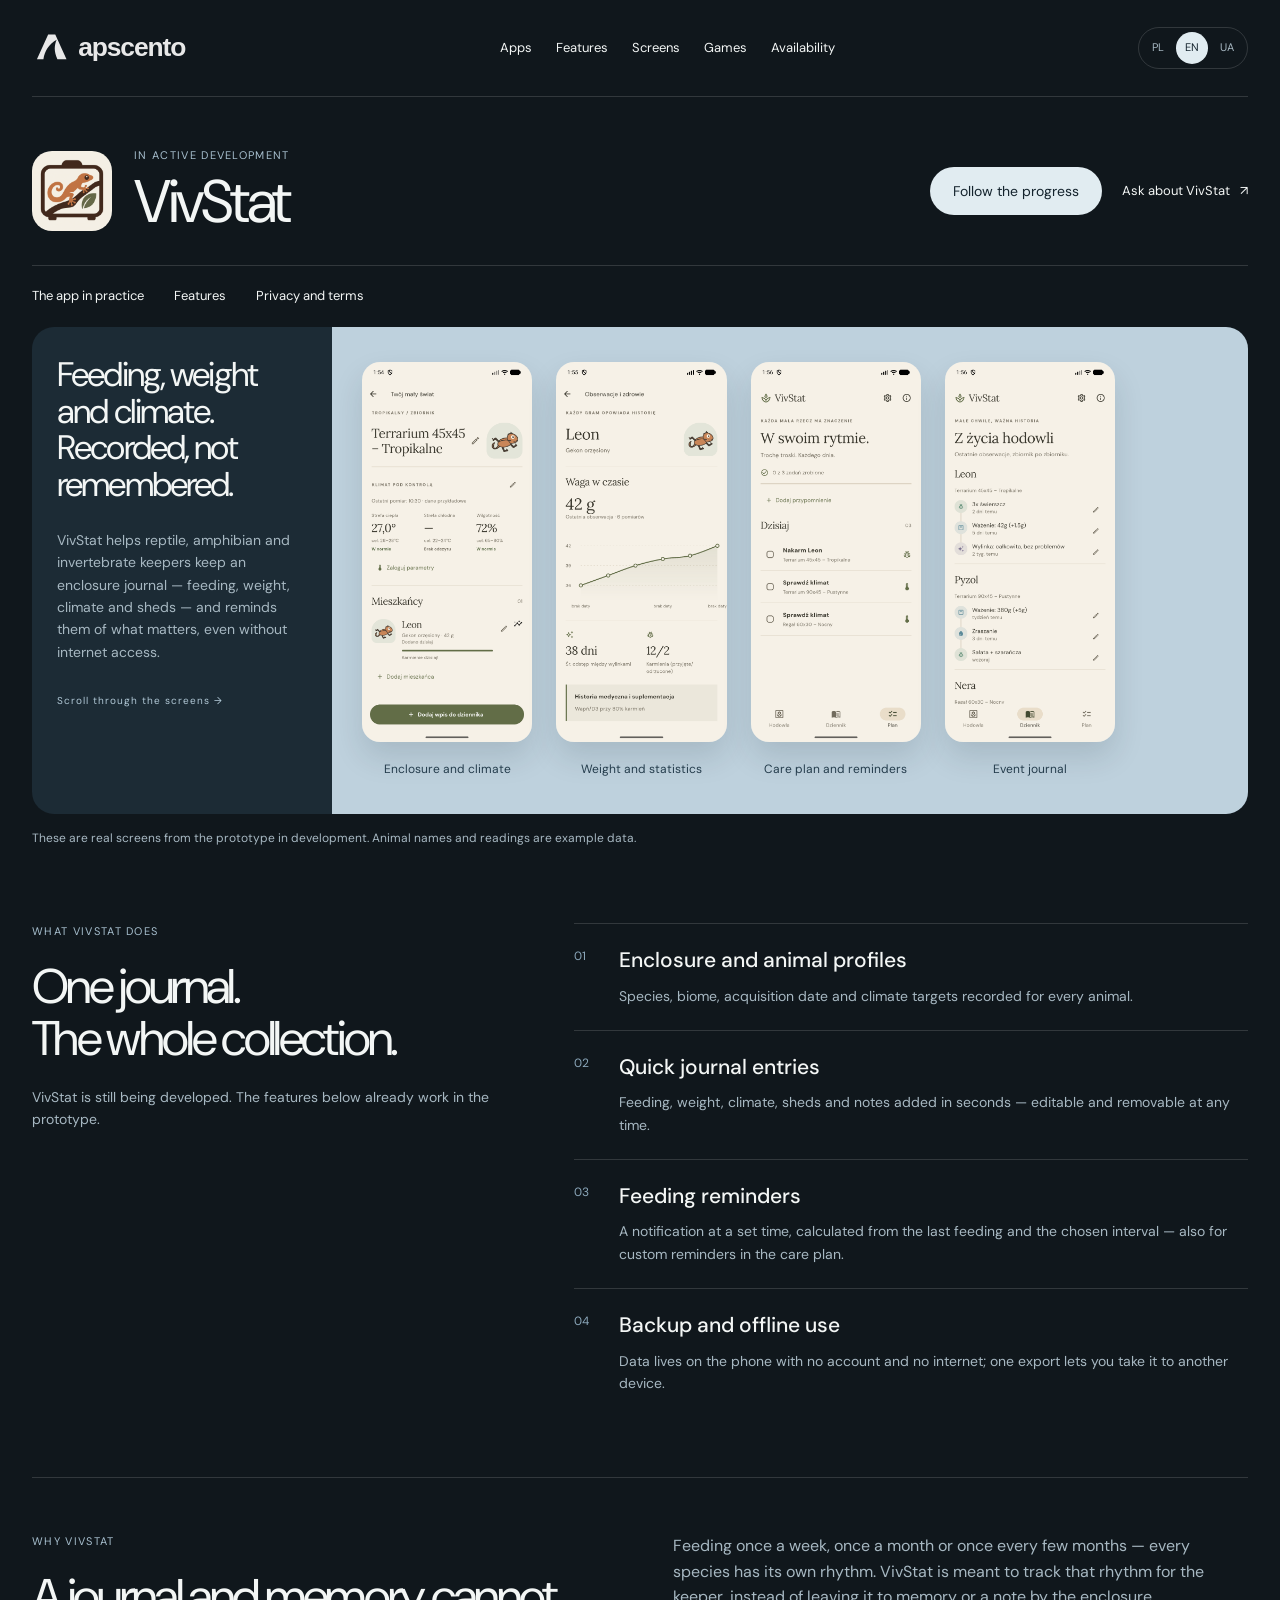
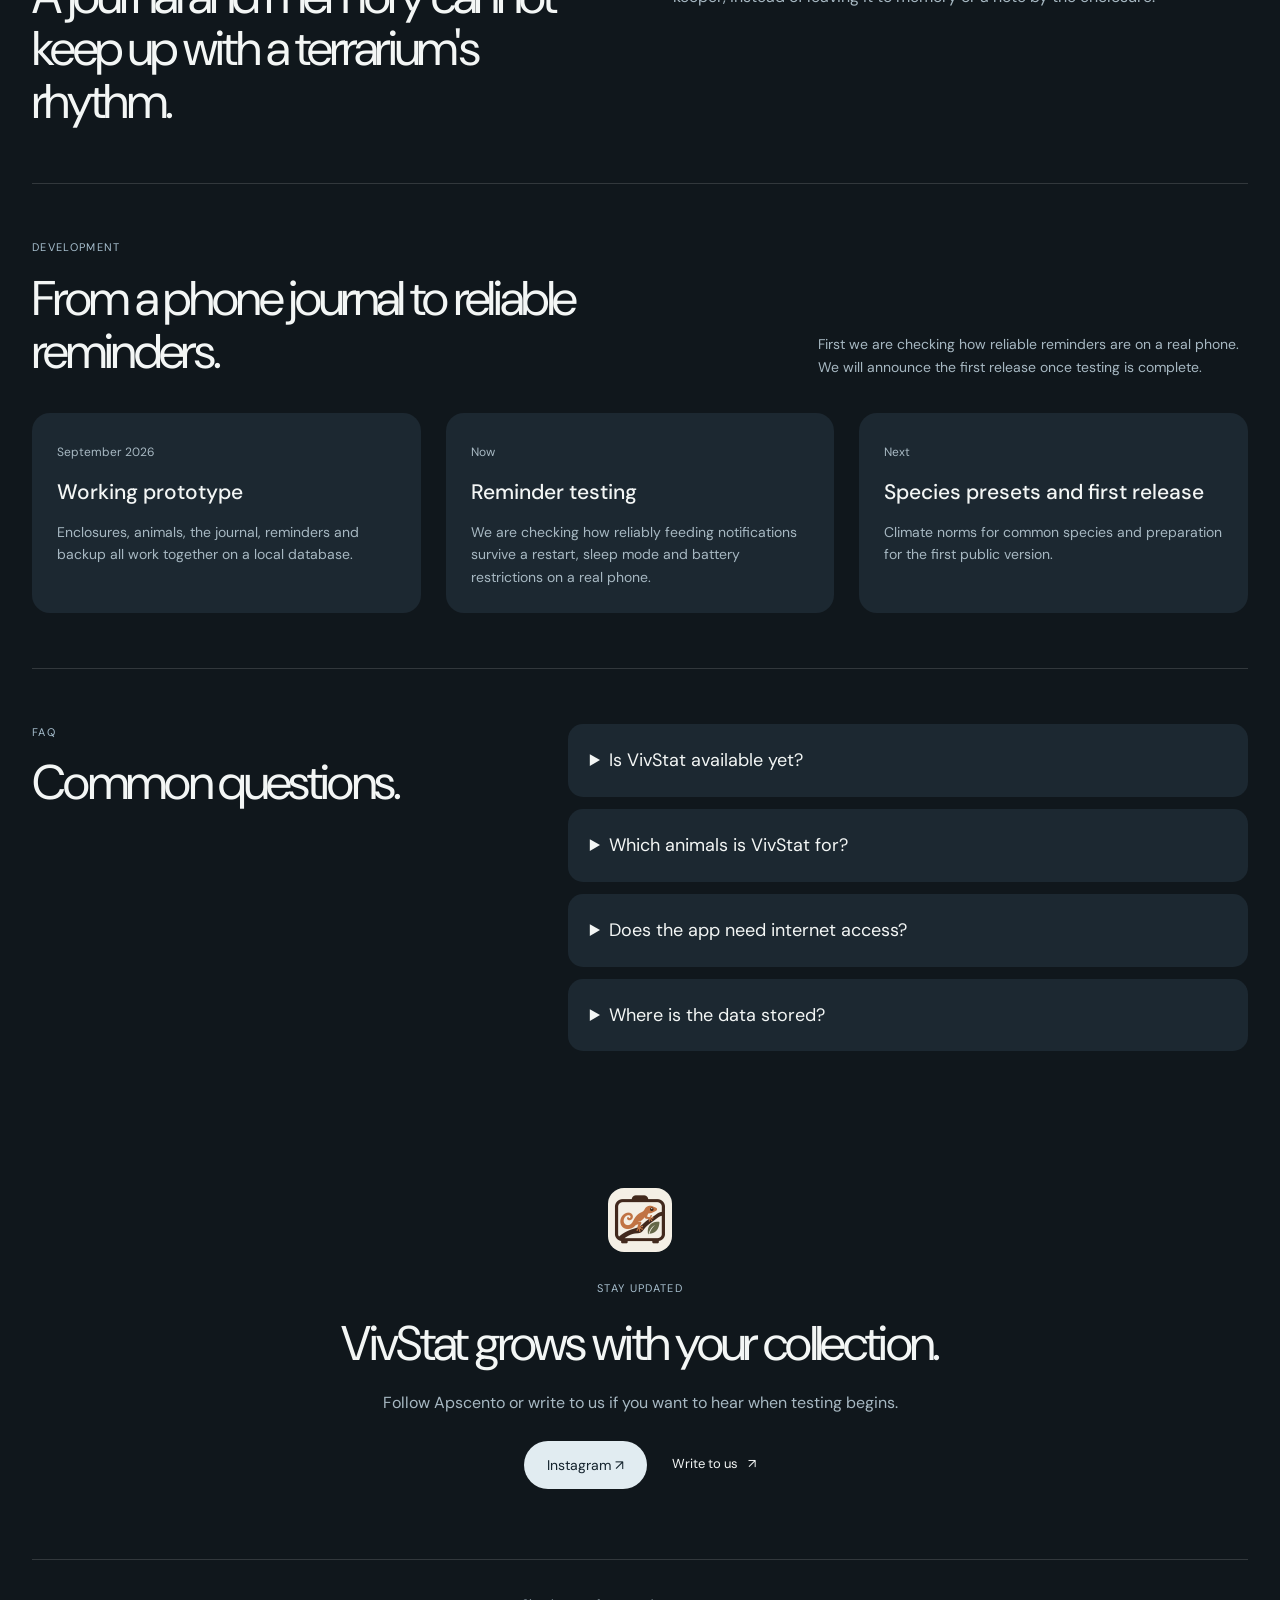
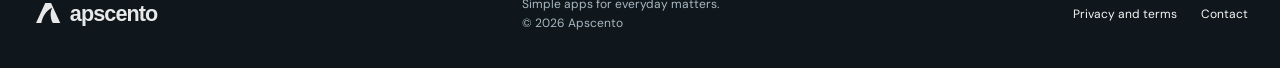
<file: vivstat/index.html>
<!doctype html>
<html lang="pl">
<head>
  <meta charset="utf-8">
  <meta name="viewport" content="width=device-width, initial-scale=1">
  <meta name="description" content="VivStat pomaga hodowcom terrarystycznym zapisywać karmienia, wagę i klimat zbiornika oraz przypomina o tym, co ważne.">
  <title>VivStat — Apscento</title>
  
  <script src="../script.js?v=20261023" defer></script>
<link rel="icon" href="../assets/apps/vivstat.png"><link rel="stylesheet" href="../catalog.css?v=20261115"><link rel="icon" href="../brand-icon.svg"><script src="../catalog.js?v=20261115" defer></script></head>
<body data-page="vivstat" class="app-detail app-vivstat">
  <a class="skip-link" href="#main" data-i18n="skip">Przejdź do treści</a>
  <header class="site-header">
    <a class="brand" href="../index.html" aria-label="Apscento — strona główna"><img src="../logo.svg" alt="Apscento" width="250" height="64"></a>
    <nav class="nav" aria-label="Główna nawigacja">
      <button aria-label="Otwórz menu" class="nav-toggle" type="button" aria-expanded="false" aria-controls="nav-links" data-i18n-aria="menuOpen"><span></span><span></span></button>
      <div class="nav-links" id="nav-links"><a href="../index.html#apps" data-i18n="navApps">Aplikacje</a><a href="#features" data-i18n="osNavFeatures">Możliwości</a><a href="#screens" data-i18n="osNavScreens">Ekrany</a><a href="../gry/index.html" data-i18n="navGames">Gry</a><a href="#availability" data-i18n="osNavAvailability">Dostępność</a></div>
    </nav>
    <div class="language-switcher" aria-label="Wybór języka"><button type="button" data-lang="pl" aria-pressed="true">PL</button><button type="button" data-lang="en" aria-pressed="false">EN</button><button type="button" data-lang="uk" aria-pressed="false">UA</button></div>
  </header>
  <main id="main"><section class="product-heading section-shell"><div class="product-identity"><img src="../assets/apps/vivstat.png" width="60" height="60" alt=""><div><p class="os-kicker" data-i18n="inDevelopment">W aktywnym rozwoju</p><h1>VivStat</h1></div></div><div class="product-download"><div class="os-actions"><a class="os-button" href="#progress" data-i18n="followProgress">Śledź postępy</a><a class="text-link" href="mailto:apscento@gmail.com?subject=VivStat"><span data-i18n="askViv">Zapytaj o VivStat</span><span>↗</span></a></div></div></section><nav class="product-nav section-shell"><a href="#screens" data-i18n="appInPractice">Aplikacja w praktyce</a><a href="#features" data-catalog="features">Możliwości</a><a href="../privacy/index.html" data-i18n="privacy">Prywatność i regulamin</a></nav><section class="product-board section-shell" id="screens"><div class="board-copy"><h2 data-i18n="vivPageHero">Karmienie, waga i klimat.<br>Zapisane, nie zapamiętane.</h2><p class="os-lead" data-i18n="vivPageLead">VivStat pomaga hodowcom gadów, płazów i bezkręgowców prowadzić dziennik zbiornika — karmienia, wagę, klimat i wylinki — i przypomina o tym, co ważne, nawet bez internetu.</p><span class="gallery-hint" data-catalog="galleryHint">Przewiń galerię →</span></div><div class="product-gallery" tabindex="0" role="region" aria-label="Ekrany aplikacji"><figure><a href="screenshots/02-zbiornik.png" target="_blank" rel="noopener"><img src="screenshots/02-zbiornik.png" alt="Szczegóły zbiornika i klimatu w aplikacji VivStat" width="1280" height="2856" loading="lazy"></a><figcaption><span>01</span><span data-i18n="screenTank">Zbiornik i klimat</span></figcaption></figure><figure><a href="screenshots/03-analityka.png" target="_blank" rel="noopener"><img src="screenshots/03-analityka.png" alt="Wykres wagi i statystyki mieszkańca w aplikacji VivStat" width="1280" height="2856" loading="lazy"></a><figcaption><span>02</span><span data-i18n="screenAnalytics">Waga i statystyki</span></figcaption></figure><figure><a href="screenshots/04-plan.png" target="_blank" rel="noopener"><img src="screenshots/04-plan.png" alt="Plan opieki i przypomnienia w aplikacji VivStat" width="1280" height="2856" loading="lazy"></a><figcaption><span>03</span><span data-i18n="screenPlan">Plan opieki i przypomnienia</span></figcaption></figure><figure><a href="screenshots/05-dziennik.png" target="_blank" rel="noopener"><img src="screenshots/05-dziennik.png" alt="Dziennik zdarzeń hodowli w aplikacji VivStat" width="1280" height="2856" loading="lazy"></a><figcaption><span>04</span><span data-i18n="screenJournal">Dziennik zdarzeń</span></figcaption></figure></div></section><div class="section-shell gallery-note"><p class="os-screen-note" data-i18n="vivScreensCopy">To rzeczywiste ekrany rozwijanego prototypu. Imiona zwierząt i odczyty są danymi przykładowymi.</p></div><section class="os-features section-shell" id="features"><div class="os-section-head"><p class="overline" data-i18n="vivWhat">Co robi VivStat</p><h2 data-i18n="vivOnePlace">Jeden dziennik.<br>Cała hodowla.</h2><p data-i18n="vivFeatureIntro">VivStat jest nadal rozwijany. Poniższe funkcje działają już w prototypie.</p></div><div class="os-feature-grid"><article><span class="feature-number">01</span><h3 data-i18n="featVivProfile">Profil zbiornika i mieszkańców</h3><p data-i18n="featVivProfileCopy">Gatunek, biom, data nabycia i cele klimatu zapisane przy każdym zwierzęciu.</p></article><article><span class="feature-number">02</span><h3 data-i18n="featVivEntries">Szybki wpis do dziennika</h3><p data-i18n="featVivEntriesCopy">Karmienie, waga, klimat, wylinka i notatki dodane w kilka sekund — z możliwością edycji i usunięcia w dowolnym momencie.</p></article><article><span class="feature-number">03</span><h3 data-i18n="featVivReminders">Przypomnienia o karmieniu</h3><p data-i18n="featVivRemindersCopy">Powiadomienie o konkretnej porze, wyliczone z ostatniego karmienia i ustawionego interwału — także dla własnych przypomnień w Planie.</p></article><article><span class="feature-number">04</span><h3 data-i18n="featVivBackup">Kopia zapasowa i offline</h3><p data-i18n="featVivBackupCopy">Dane żyją na telefonie bez konta i internetu; jeden eksport pozwala zabrać je na inne urządzenie.</p></article></div></section>
<section class="os-private section-shell"><div><p class="overline" data-i18n="whyViv">Dlaczego VivStat</p><h2 data-i18n="vivProblem">Dziennik i pamięć nie nadążają za rytmem terrarium.</h2></div><div><p class="section-copy" data-i18n="vivProblemCopy">Karmienie raz na tydzień, raz na miesiąc albo raz na pół roku — każdy gatunek ma inny rytm. VivStat ma pilnować tego rytmu za hodowcę, zamiast zostawiać to pamięci albo kartce przy terrarium.</p></div></section>
<section class="progress-section section-shell" id="progress">
      <div class="section-heading compact"><div><p class="overline" data-i18n="development">Rozwój</p><h2 data-i18n="vivRoadTitle">Od dziennika w telefonie do sprawdzonych przypomnień.</h2></div><p data-i18n="vivRoadCopy">Najpierw sprawdzamy niezawodność przypomnień na prawdziwym telefonie. Termin pierwszego wydania podamy po zakończeniu testów.</p></div>
      <div class="timeline"><article class="done"><span></span><time data-i18n="september2026">Wrzesień 2026</time><h3 data-i18n="vivPrototype">Działający prototyp</h3><p data-i18n="vivPrototypeCopy">Zbiorniki, mieszkańcy, dziennik, przypomnienia i kopia zapasowa działają razem na lokalnej bazie danych.</p></article><article class="current"><span></span><time data-i18n="now">Teraz</time><h3 data-i18n="vivTesting">Testy przypomnień</h3><p data-i18n="vivTestingCopy">Sprawdzamy niezawodność powiadomień o karmieniu na fizycznym telefonie — restart, tryb uśpienia, ograniczenia baterii.</p></article><article><span></span><time data-i18n="next">Następnie</time><h3 data-i18n="vivNext">Presety gatunków i pierwsze wydanie</h3><p data-i18n="vivNextCopy">Normy klimatu dla popularnych gatunków i przygotowanie do pierwszej publicznej wersji.</p></article></div>
    </section>
<section class="faq section-shell" id="faq"><div><p class="overline">FAQ</p><h2 data-i18n="questions">Najczęstsze pytania.</h2></div><div class="accordion"><details><summary data-i18n="vivFaqReady">Czy VivStat jest już dostępny?</summary><p data-i18n="vivFaqReadyAnswer">Jeszcze nie publicznie. Prototyp jest testowany na jednym urządzeniu przed pierwszym wydaniem.</p></details><details><summary data-i18n="vivFaqWho">Dla jakich zwierząt jest VivStat?</summary><p data-i18n="vivFaqWhoAnswer">Przede wszystkim dla gadów, płazów i bezkręgowców — węży, jaszczurek, żółwi, ptaszników i innych mieszkańców terrarium.</p></details><details><summary data-i18n="vivFaqOffline">Czy aplikacja wymaga internetu?</summary><p data-i18n="vivFaqOfflineAnswer">Nie. Dane są zapisywane lokalnie na urządzeniu i aplikacja działa bez połączenia z siecią.</p></details><details><summary data-i18n="vivFaqData">Gdzie są przechowywane dane?</summary><p data-i18n="vivFaqDataAnswer">Na telefonie użytkownika, bez konta i chmury. Kopię zapasową można wyeksportować i zaimportować ręcznie.</p></details></div></section>
<section class="os-availability section-shell" id="availability"><img src="../assets/apps/vivstat.png" width="74" height="74" alt=""><p class="overline" data-i18n="stayUpdated">Bądź na bieżąco</p><h2 data-i18n="vivCta">VivStat rośnie razem z hodowlą.</h2><p data-i18n="vivCtaCopy">Obserwuj Apscento albo napisz do nas, jeśli chcesz wiedzieć o rozpoczęciu testów.</p><div class="hero-actions"><a class="os-button os-button-dark" href="https://instagram.com/apscento.dev" target="_blank" rel="noopener noreferrer">Instagram ↗</a><a class="text-link" href="mailto:apscento@gmail.com?subject=Testy%20VivStat"><span data-i18n="writeUs">Napisz do nas</span><span>↗</span></a></div></section></main>
  <footer class="site-footer section-shell"><a class="brand footer-brand" href="../index.html"><img src="../logo.svg" alt="Apscento" width="250" height="64"></a><div><p data-i18n="footerLine">Proste aplikacje do codziennych spraw.</p><p>© 2026 Apscento</p></div><div class="footer-links"><a href="../privacy/index.html" data-i18n="privacy">Prywatność i regulamin</a><a href="mailto:apscento@gmail.com" data-i18n="contactUs">Kontakt</a></div></footer>
</body>
</html>
</file>
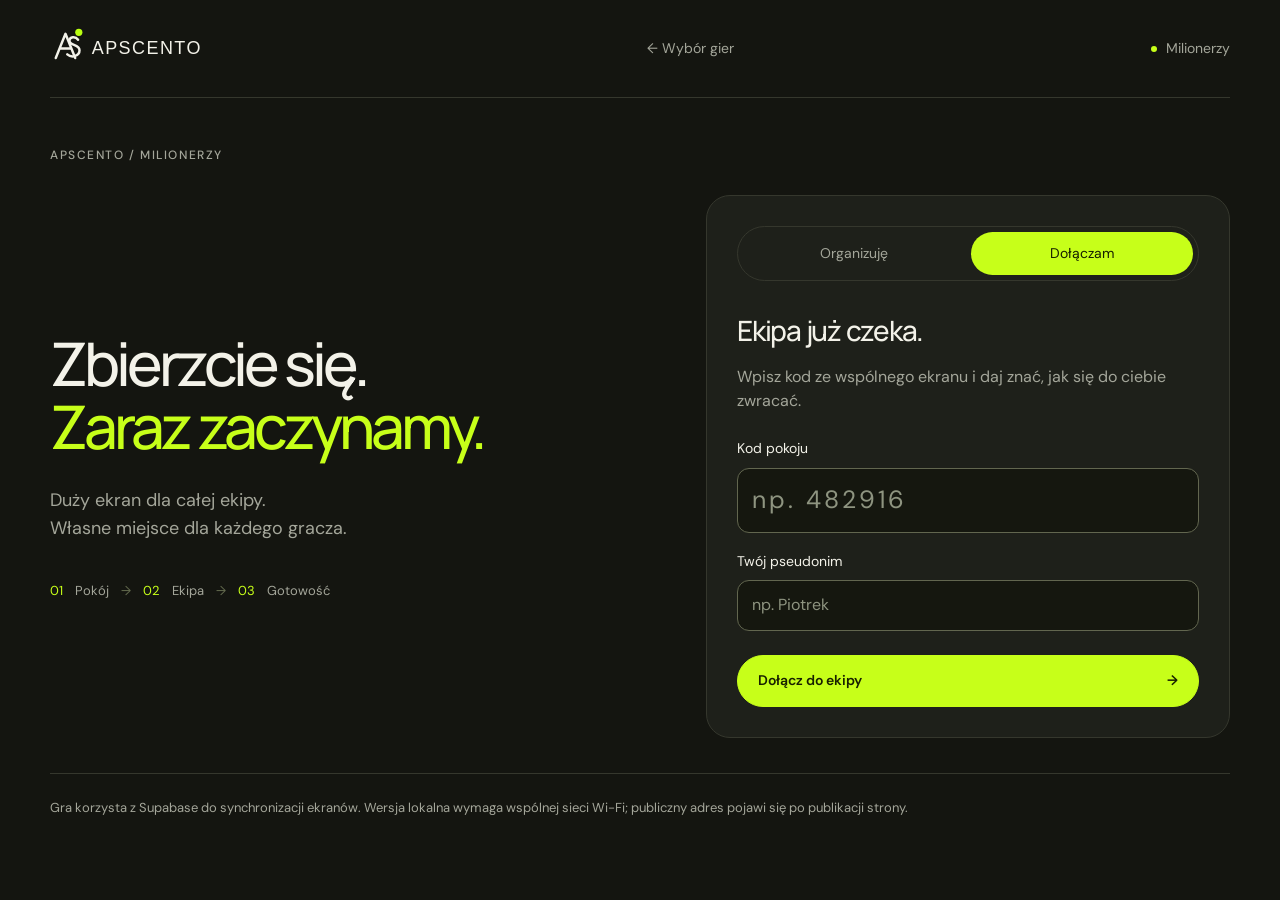
<file: gry/room.html>
<!doctype html>
<html lang="pl"><head>
  <meta charset="utf-8"><meta name="viewport" content="width=device-width, initial-scale=1">
  <meta name="theme-color" content="#141510"><title>Pokój Milionerów — Apscento</title>
  <link rel="icon" href="logo.svg"><link rel="stylesheet" href="styles.css"><link rel="stylesheet" href="room.css"><script src="supabase-config.js"></script><script src="qrcode.js"></script><script src="room.js" defer></script>
</head><body>
  <a class="skip-link" href="#room-main">Przejdź do pokoju</a>
  <header class="shell header"><a class="brand" href="index.html"><img src="logo.svg" width="180" height="46" alt="Apscento — wybór gier"></a><a class="back-link" href="index.html">← Wybór gier</a><span class="edition"><i></i> Milionerzy</span></header>
  <main id="room-main" class="shell room-main">
    <p class="eyebrow">APSCENTO / MILIONERZY</p>
    <section id="setup" class="room-setup">
      <div class="room-intro"><h1>Zbierzcie się.<br><em>Zaraz zaczynamy.</em></h1><p>Duży ekran dla całej ekipy.<br>Własne miejsce dla każdego gracza.</p><div class="room-stage">01 <span>Pokój</span> <b>→</b> 02 <span>Ekipa</span> <b>→</b> 03 <span>Gotowość</span></div></div>
      <div class="setup-panel">
        <div class="mode-switch" aria-label="Wybierz swoją rolę"><button type="button" id="host-mode" aria-pressed="false">Organizuję</button><button type="button" id="join-mode" aria-pressed="true">Dołączam</button></div>
        <form id="host-form" hidden><h2>Twój ekran, wasza gra.</h2><p>Utwórz pokój i zaproś ekipę. Organizator nie zajmuje miejsca gracza.</p><label for="capacity">Maksymalna liczba graczy</label><select id="capacity" name="capacity"><option>2</option><option>4</option><option>6</option><option selected>8</option><option>10</option><option>12</option></select><button type="submit" class="primary">Utwórz pokój <span aria-hidden="true">→</span></button></form>
        <form id="join-form"><h2>Ekipa już czeka.</h2><p>Wpisz kod ze wspólnego ekranu i daj znać, jak się do ciebie zwracać.</p><label for="code">Kod pokoju</label><input id="code" name="code" inputmode="numeric" autocomplete="off" pattern="[0-9]{6}" minlength="6" maxlength="6" placeholder="np. 482916" required><label for="nickname">Twój pseudonim</label><input id="nickname" name="nickname" autocomplete="nickname" minlength="2" maxlength="20" placeholder="np. Piotrek" required><button type="submit" class="primary">Dołącz do ekipy <span aria-hidden="true">→</span></button></form>
      </div>
    </section>
    <section id="lobby" hidden aria-labelledby="lobby-heading">
      <div class="lobby-heading"><div><h1 id="lobby-heading" tabindex="-1">Poczekalnia.</h1><p id="lobby-subtitle"></p></div><span id="connection" role="status">Łączenie…</span></div>
      <div class="lobby-grid"><aside class="invite-panel"><p class="eyebrow">KOD WASZEGO POKOJU</p><strong id="room-code"></strong><p>Dołącz z telefonu, używając tego kodu.</p><div id="host-invite" hidden><label for="join-address">Adres komputera w sieci Wi-Fi</label><select id="join-address"></select><img id="join-qr" alt="Kod QR prowadzący do pokoju"><span class="join-link-label">Pełny link do pokoju</span><a id="join-link" target="_blank" rel="noopener">Otwórz ekran dołączania ↗</a><button type="button" class="secondary" id="copy-link">Kopiuj zaproszenie</button><p id="network-note"></p></div><p class="invite-note">Milionerzy · wspólna poczekalnia</p></aside>
      <div class="players-panel"><div class="players-heading"><h2>Wasza ekipa <span id="player-count"></span></h2><span id="ready-count"></span></div><p id="empty-room">Jeszcze tu cicho. Zaproś pierwszą osobę.</p><ul id="players" aria-label="Gracze w pokoju"></ul><div class="lobby-actions"><button type="button" class="primary" id="ready-button" hidden>Jestem gotowy/a <span aria-hidden="true">✓</span></button><button type="button" class="primary" id="start-game" hidden>Rozpocznij grę <span aria-hidden="true">→</span></button><p id="lobby-message" role="status"></p><p class="next-stage">Gdy wszyscy będą gotowi, organizator rozpocznie pierwsze pytanie.</p><button type="button" class="secondary" id="leave-room"></button><div id="close-confirm" hidden><p>Zamknąć pokój i odłączyć całą ekipę?</p><button type="button" class="primary" id="confirm-close">Tak, zamknij pokój</button><button type="button" class="secondary" id="cancel-close">Zostaw pokój otwarty</button></div></div></div></div>
    </section>
    <section id="game" class="network-game" hidden aria-labelledby="question-text">
      <div class="game-bar"><div><p id="game-round" class="eyebrow"></p><span>Pokój <b id="game-code"></b></span></div><div id="game-timer" class="game-timer" role="timer"></div></div>
      <div id="question-panel"><h1 id="question-text" tabindex="-1"></h1><div id="game-answers" class="game-answers"></div><p id="game-message" role="status" aria-live="polite"></p><button type="button" class="primary" id="advance-game" hidden></button><button type="button" class="secondary" id="finish-room" hidden></button></div>
      <aside class="scoreboard"><h2>Ranking</h2><ol id="scoreboard"></ol></aside>
    </section>
    <p id="room-error" class="room-error" role="alert" hidden></p><p id="room-notice" class="room-notice" role="status"></p>
    <p class="local-note">Gra korzysta z Supabase do synchronizacji ekranów. Wersja lokalna wymaga wspólnej sieci Wi-Fi; publiczny adres pojawi się po publikacji strony.</p>
  </main>
</body></html>
</file>
<file: catalog.css>
@import url('https://fonts.googleapis.com/css2?family=DM+Sans:wght@400;500;600&display=swap');
:root{color-scheme:dark;--ink:#f3f6f5;--paper:#10171c;--muted:#a7b8c2;--line:#ffffff24;--panel:#1c2831;--shell:min(1240px,calc(100% - 64px))}*{box-sizing:border-box}html{scroll-behavior:smooth;scroll-padding-top:25px}body{margin:0;background:var(--paper);color:var(--ink);font:16px/1.6 'DM Sans',Arial,sans-serif}a{color:inherit;text-decoration:none}button{font:inherit;cursor:pointer}img{max-width:100%;height:auto}h1,h2,h3,p,figure{margin:0}h1,h2{font-weight:400;letter-spacing:-.055em;line-height:1.08}h1{font-size:clamp(45px,6vw,86px)}h2{font-size:clamp(32px,3.8vw,54px)}h3{font-size:23px;font-weight:500;line-height:1.3}p{color:var(--muted)}[hidden]{display:none!important}a:focus-visible,button:focus-visible,summary:focus-visible,[tabindex]:focus-visible{outline:3px solid #a2c9e1;outline-offset:5px}.skip-link{position:absolute;left:20px;top:-100px;background:white;color:black;padding:12px;z-index:50}.skip-link:focus{top:10px}.section-shell{width:var(--shell);margin-inline:auto}.site-header{width:var(--shell);margin:auto;display:flex;gap:30px;align-items:center;justify-content:space-between;padding:27px 0;border-bottom:1px solid var(--line)}.brand img{display:block;width:165px;height:auto;filter:invert(1)}.nav-links{display:flex;gap:24px;font-size:13px}.nav-toggle{display:none}.language-switcher{display:flex;gap:3px;border:1px solid var(--line);border-radius:30px;padding:4px}.language-switcher button{background:none;border:0;color:var(--muted);font-size:11px;padding:7px 9px;border-radius:50%}.language-switcher [aria-pressed=true]{background:#e1ecf1;color:#14232d}.back-home{font-size:13px}.overline,.os-kicker{font-size:11px;letter-spacing:.12em;text-transform:uppercase;color:#a7bfce}.catalog-intro{text-align:center;padding:65px 0 35px}.catalog-intro h1{margin:25px 0}.catalog-intro h1 span{color:#8ca8bb}.hero-lead{max-width:640px;margin:auto}.catalog-filters{display:flex;justify-content:center;gap:9px;flex-wrap:wrap;margin-top:30px}.catalog-filters button{border:1px solid #ffffff30;color:#c8d6de;background:none;padding:10px 20px;border-radius:30px;font-size:13px}.catalog-filters [aria-pressed=true]{background:#e1ecf1;color:#14232d}.portfolio>.section-heading{position:absolute;clip-path:inset(50%);width:1px;height:1px;overflow:hidden}.catalog-featured{display:grid;grid-template-columns:1fr 1fr;background:#c5d8e3;color:#162c3b;border-radius:24px;overflow:hidden;min-height:450px}.catalog-featured>div:first-child{padding:40px 45px}.catalog-featured h2{margin:25px 0;font-size:clamp(36px,4vw,58px)}.catalog-featured p,.catalog-featured .overline{color:#28495c}.button,.os-button{display:inline-block;padding:13px 23px;border:0;border-radius:30px;background:#e1ecf1;color:#14232d;font-size:14px}.catalog-featured .button{background:#162c3b;color:#fff;margin-top:25px}.featured-screens{background:#b5ccda;display:flex;justify-content:center;align-items:center;gap:20px;overflow:hidden}.featured-screens img{width:auto;height:360px;border-radius:20px;transform:rotate(7deg) translateY(40px);box-shadow:0 20px 40px #14232d22}.featured-screens img:last-child{transform:rotate(7deg) translateY(-30px)}.portfolio-grid{display:grid;grid-template-columns:repeat(3,minmax(0,1fr));gap:17px;margin-top:17px}.app-tile{background:var(--panel);border:1px solid #ffffff12;border-radius:20px;padding:25px;display:flex;flex-direction:column;transition:transform .2s,background .2s}.app-tile:hover{transform:translateY(-4px);background:#273743}.tile-top{display:flex;align-items:center;justify-content:space-between;gap:12px}.product-icon{width:50px;height:50px;border-radius:12px}.tile-status{font-size:10px;border:1px solid #ffffff30;border-radius:20px;padding:4px 8px;color:#c5d8e3}.tile-copy{margin-top:23px}.tile-kind{font-size:10px;letter-spacing:.1em;text-transform:uppercase;margin-bottom:8px}.tile-copy h3{font-size:28px}.tile-copy>p:last-child{font-size:14px;margin:12px 0 25px}.tile-bottom{display:flex;justify-content:space-between;font-size:12px;margin-top:auto;color:#bed1dd}.games-strip{display:flex;justify-content:space-between;gap:20px;border-bottom:1px solid var(--line);padding:25px 0;font-size:13px}.statement{display:grid;grid-template-columns:90px 1fr;gap:35px;padding:85px 0;border-bottom:1px solid var(--line)}.section-number{font-size:13px}.statement h2{max-width:850px;margin:20px 0 30px}.section-copy{max-width:720px}.updates{padding:65px 0}.section-heading{display:flex;justify-content:space-between;gap:50px;align-items:end;margin-bottom:35px}.section-heading h2{margin-top:16px}.section-heading>p{max-width:430px;font-size:14px}.update-list article{display:grid;grid-template-columns:140px 1fr;gap:40px;padding:30px 0;border-top:1px solid var(--line)}time{font-size:12px;color:#a7b8c2}.pill{font-size:11px;display:inline-block;color:#c5d8e3;margin-bottom:12px}.update-list h3{margin-bottom:10px}.update-list p{max-width:850px;font-size:14px}.contact{padding:55px 0 70px;border-top:1px solid var(--line)}.contact h2{max-width:850px;margin:25px 0}.contact-grid{display:grid;grid-template-columns:1fr 1fr;gap:40px;margin:35px 0}.email-link{font-size:clamp(20px,2.8vw,36px)}.social-links{display:grid;grid-template-columns:repeat(4,1fr);gap:14px}.social-links a{background:var(--panel);border-radius:15px;padding:20px;display:flex;justify-content:space-between;gap:10px}.social-links strong,.social-links small{display:block}.social-links small{font-size:11px;color:var(--muted);margin-top:8px}.social-links i{font-style:normal}.site-footer{padding:35px 0;border-top:1px solid var(--line);display:flex;align-items:center;justify-content:space-between;gap:30px;font-size:12px}.site-footer .brand img{width:135px}.footer-links{display:flex;gap:24px}.product-heading{padding:50px 0 30px;display:flex;align-items:center;justify-content:space-between;gap:35px}.product-identity{display:flex;gap:22px;align-items:center}.product-identity>img{width:80px;height:80px;border-radius:20px}.product-identity h1{font-size:60px;margin-top:6px}.os-actions{display:flex;gap:20px;align-items:center;flex-wrap:wrap}.text-link{font-size:13px;display:inline-flex;gap:10px}.os-stage{font-size:12px;color:var(--muted)}.product-nav{display:flex;gap:30px;padding:20px 0;font-size:13px;border-top:1px solid var(--line);flex-wrap:wrap}.product-board{display:grid;grid-template-columns:300px minmax(0,1fr);border-radius:22px;background:#1c2b35;overflow:hidden}.board-copy{padding:30px 25px}.board-copy h2{font-size:34px;margin:0 0 25px}.board-copy .os-lead{font-size:14px}.gallery-hint{display:block;font-size:10px;letter-spacing:.1em;margin-top:30px;color:#b2c9d7}.product-gallery{display:flex;gap:24px;overflow-x:auto;scroll-snap-type:x mandatory;padding:35px 30px;background:#bed1dd;scrollbar-color:#47677a #bed1dd}.product-gallery figure{flex:0 0 auto;scroll-snap-align:center;max-width:230px}.product-gallery img{display:block;width:auto;height:380px;max-width:none;object-fit:contain;border-radius:18px;box-shadow:0 15px 30px #14232d22}.product-gallery figcaption{font-size:12px;color:#243c4c;display:flex;gap:10px;justify-content:center;margin-top:18px;max-width:220px}.product-gallery figcaption>span:first-child{display:none}.gallery-note{font-size:12px;padding:15px 0}.os-features{display:grid;grid-template-columns:1fr 1.4fr;gap:60px;padding:60px 0}.os-section-head h2{margin:20px 0}.os-section-head>p:last-child{font-size:14px}.os-feature-grid article{position:relative;padding:23px 0 23px 45px;border-top:1px solid var(--line)}.feature-number{position:absolute;left:0;font-size:12px;color:#8ca8bb}.os-feature-grid h3{font-size:21px;margin-bottom:10px}.os-feature-grid p{font-size:14px}.os-private{padding:55px 0;display:grid;grid-template-columns:1fr 1fr;gap:65px;border-top:1px solid var(--line)}.os-private h2{margin-top:20px}.progress-section{padding:55px 0;border-top:1px solid var(--line)}.timeline{display:grid;grid-template-columns:repeat(3,1fr);gap:25px}.timeline article{padding:25px;background:var(--panel);border-radius:18px}.timeline h3{margin:15px 0;font-size:21px}.timeline p{font-size:14px}.faq{display:grid;grid-template-columns:1fr 1.4fr;gap:50px;padding:55px 0;border-top:1px solid var(--line)}.faq h2{margin-top:15px}details{padding:22px;background:var(--panel);border-radius:15px;margin-bottom:12px}summary{cursor:pointer;font-size:18px}details p{margin-top:18px;font-size:14px}.os-availability{text-align:center;padding:70px 0}.os-availability>img{width:64px;height:64px;border-radius:16px;margin-bottom:20px}.os-availability h2{margin:20px auto;max-width:900px}.os-availability>p{max-width:650px;margin-inline:auto}.hero-actions{display:flex;gap:25px;justify-content:center;align-items:center;margin-top:25px}.legal-shell{width:var(--shell);margin:55px auto 80px;display:grid;grid-template-columns:230px minmax(0,1fr);gap:60px}.legal-aside{align-self:start;position:sticky;top:25px}.legal-aside a{display:block;padding:12px 0;border-bottom:1px solid var(--line);font-size:13px}.legal-content{min-width:0;max-width:850px}.legal-content h1{font-size:clamp(35px,4vw,58px);margin-bottom:25px}.legal-content h2{font-size:30px;margin:35px 0 20px}.legal-content h3{font-size:22px;margin:25px 0 12px}.legal-content p,.legal-content ul,.legal-content ol{margin:16px 0;color:var(--muted)}.legal-content a{text-decoration:underline;color:#d4e6f0}.legal-content section{padding-bottom:25px;border-bottom:1px solid var(--line)}.legal-content table{border-collapse:collapse;width:100%;font-size:13px}.legal-content td,.legal-content th{padding:10px;border:1px solid var(--line);overflow-wrap:anywhere}.legal-note,.legal-callout{padding:20px;border-radius:16px;background:var(--panel)}@media(max-width:950px){.site-header{gap:15px;flex-wrap:wrap}.nav-links{gap:16px}.product-heading{align-items:start;flex-wrap:wrap}.portfolio-grid{grid-template-columns:repeat(2,1fr)}.social-links{grid-template-columns:repeat(2,1fr)}.product-board{grid-template-columns:250px minmax(0,1fr)}.board-copy h2{font-size:29px}}@media(max-width:650px){:root{--shell:calc(100% - 36px)}.site-header{position:relative}.brand img{width:140px}.nav{order:3;width:100%}.nav-toggle{display:block;border:1px solid var(--line);background:var(--panel);border-radius:8px;padding:10px;position:absolute;right:0;top:82px;z-index:3}.nav-toggle span{display:block;width:18px;height:2px;background:#eee;margin:4px}.nav-links{display:none;padding:15px 45px 10px 0;flex-wrap:wrap;gap:15px}.nav-links.open{display:flex}.nav{min-height:25px}.language-switcher{margin-left:auto}.catalog-intro{padding:45px 0 30px}.catalog-intro h1{font-size:44px}.catalog-filters button{padding:9px 14px}.catalog-featured{grid-template-columns:1fr}.catalog-featured>div:first-child{padding:30px}.featured-screens{height:310px}.featured-screens img{height:290px}.portfolio-grid{grid-template-columns:1fr}.statement{grid-template-columns:1fr;gap:15px;padding:50px 0}.section-heading,.contact-grid{display:block}.section-heading>p,.contact-grid>p{margin-top:22px}.update-list article{grid-template-columns:1fr;gap:12px}.social-links{grid-template-columns:1fr 1fr}.social-links a{padding:15px}.site-footer{flex-wrap:wrap}.product-identity>img{width:60px;height:60px}.product-identity h1{font-size:43px}.product-heading{padding-top:35px}.product-board{grid-template-columns:1fr}.board-copy{padding:25px}.board-copy h2{font-size:33px}.product-gallery{padding:25px;gap:20px}.product-gallery img{height:350px}.os-features,.os-private,.faq,.legal-shell{grid-template-columns:1fr;gap:30px}.os-features{padding:40px 0}.timeline{grid-template-columns:1fr}.legal-aside{position:static;display:flex;gap:12px;flex-wrap:wrap}.legal-aside .overline{width:100%}.legal-aside a{font-size:12px}.legal-content{overflow-wrap:anywhere}.back-home{order:3}.hero-actions{flex-wrap:wrap}.games-strip{font-size:12px}.product-nav{gap:18px;font-size:12px}}@media(prefers-reduced-motion:reduce){html{scroll-behavior:auto}*{transition:none!important}}
.os-principles{display:flex;gap:15px;flex-wrap:wrap;padding:15px 0}.os-principles>span{padding:8px 14px;background:var(--panel);border-radius:20px;font-size:12px;color:var(--muted)}.legal-content h2>span:first-child{font-size:13px;letter-spacing:0;color:#8ca8bb;margin-right:15px}.product-board>*{min-width:0}.product-download{min-width:0}.product-identity{min-width:0}
</file>
<file: gry/styles.css>
@import url('https://fonts.googleapis.com/css2?family=DM+Sans:wght@400;500;600;700&family=Manrope:wght@400;500;600;700&display=swap');
:root{color-scheme:dark;--bg:#141510;--surface:#1e201a;--ink:#f3f2e9;--muted:#a4a69a;--lime:#c7ff19;--line:#35372d;--shell:min(1180px,calc(100% - 64px))}
*{box-sizing:border-box}html{scroll-behavior:smooth;scroll-padding-top:24px}body{margin:0;background:var(--bg);color:var(--ink);font:16px/1.55 'DM Sans',Arial,sans-serif}::selection{background:var(--lime);color:var(--bg)}a{color:inherit;text-decoration:none}button,input{font:inherit}button{cursor:pointer}button,a{-webkit-tap-highlight-color:transparent}button:focus-visible,a:focus-visible{outline:3px solid var(--lime);outline-offset:5px}button:disabled{cursor:default}h1,h2,h3,p{margin:0}h1,h2,h3{font-family:Manrope,Arial,sans-serif;font-weight:500}.shell{width:var(--shell);margin-inline:auto}.skip-link{position:fixed;top:-80px;left:20px;padding:12px;background:var(--lime);color:var(--bg);z-index:20}.skip-link:focus{top:12px}.header{height:98px;display:flex;align-items:center;justify-content:space-between;border-bottom:1px solid var(--line)}.brand img{display:block;width:180px;height:auto}.header nav{display:flex;gap:34px;font-size:14px;color:var(--muted)}.header nav a:hover,.header nav .active{color:var(--ink)}.header nav .active{position:relative}.header nav .active:after{content:'';position:absolute;bottom:-37px;left:0;right:0;height:2px;background:var(--lime)}.edition{display:flex;align-items:center;gap:9px;font-size:14px;color:var(--muted)}.edition i,.category i{width:6px;height:6px;border-radius:50%;background:var(--lime)}.intro{display:flex;align-items:end;justify-content:space-between;padding:60px 0 52px;gap:28px}.eyebrow{font-size:12px;letter-spacing:.13em;font-weight:500;display:flex;align-items:center;gap:12px;color:var(--muted)}.eyebrow>span:empty{height:1px;width:28px;background:var(--lime)}h1{font-size:clamp(44px,5.6vw,76px);line-height:1.06;letter-spacing:-.065em;margin-top:24px}h1 em{color:var(--lime);font-style:normal}.intro-note{padding:0 0 5px 25px;border-left:1px solid var(--line);min-width:240px}.note-index{font-size:11px;letter-spacing:.15em;color:#818577}.intro-note p{margin:14px 0 18px;font-size:17px;color:#c3c5b9;line-height:1.6}.preview-label{font-size:12px;color:var(--muted);border:1px solid var(--line);border-radius:30px;padding:5px 10px}.section-heading{display:flex;justify-content:space-between;align-items:center;border-top:1px solid var(--line);padding:25px 0 22px}.section-heading h2{font-size:20px;letter-spacing:-.04em}.section-heading>span{font-size:13px;color:var(--muted)}.games-grid{display:grid;grid-template-columns:1fr 1fr;gap:24px}.game-card{border:1px solid var(--line);border-radius:24px;overflow:hidden;background:var(--surface);transition:border-color .2s,transform .2s}.game-card:hover{border-color:#686c52;transform:translateY(-3px)}.card-top{display:flex;justify-content:space-between;align-items:center;padding:24px 28px 0;position:relative;z-index:1}.category{display:flex;align-items:center;gap:9px;font-size:11px;letter-spacing:.13em}.mafia .category i{background:#c3b0f1}.game-number{font-size:13px;color:#949783}.game-art{height:250px;position:relative;overflow:hidden;isolation:isolate}.orbit{position:absolute;border:1px solid #ffffff09;border-radius:50%;width:300px;height:300px;left:50%;top:20px;transform:translateX(-50%);z-index:-1}.orbit-two{width:410px;height:410px;top:-35px}.mafia-art{background:radial-gradient(ellipse at 50% 65%,#56506b35,transparent 65%)}.role{position:absolute;left:50%;top:37px;width:124px;height:162px;border:1px solid #625b75;border-radius:12px;background:#292732;padding:13px;display:flex;flex-direction:column;justify-content:space-between;text-align:center;box-shadow:0 10px 25px #0003}.role>span,.role small{font-size:8px;letter-spacing:.13em}.role b{font-family:Manrope,sans-serif;font-size:64px;line-height:1;color:#827a96;font-weight:400}.role-left{transform:translateX(-125%) rotate(-17deg);top:45px}.role-right{transform:translateX(25%) rotate(17deg);top:45px}.role-main{transform:translateX(-50%) rotate(-5deg);background:#cbbce4;color:#282334;border-color:#e1d6f0;width:132px;height:177px;top:22px;box-shadow:0 15px 30px #0005}.role-main strong{font:600 27px Manrope,sans-serif;letter-spacing:.02em}.role-main strong span{display:block;letter-spacing:15px;padding-left:15px;font-size:20px;margin-top:6px}.art-caption{position:absolute;bottom:12px;width:100%;text-align:center;font-size:11px;color:#b2a8c3;letter-spacing:.04em}.quiz-art{background:radial-gradient(ellipse at 50% 55%,#a7c63c12,transparent 70%);padding:31px 55px 0;text-align:center}.prize-label{font-size:9px;letter-spacing:.14em;color:#a6af8c}.prize{display:block;font-family:Manrope,sans-serif;font-size:55px;line-height:1.2;font-weight:500;letter-spacing:-.065em;color:#e2f3b3;margin:5px 0 22px}.prize>span{display:block;font:8px 'DM Sans',sans-serif;letter-spacing:.24em;margin-top:4px;color:#a6af8c}.sample-answers{display:grid;grid-template-columns:1fr 1fr;gap:7px;transform:rotate(-3deg)}.sample-answers>span{display:flex;gap:9px;align-items:center;border:1px solid #535b3d;border-radius:7px;padding:9px 10px;text-align:left;font-size:10px;background:#23271d}.sample-answers b{font-size:10px;color:#bcd87c}.sample-answers .selected{color:#172005;background:var(--lime);border-color:var(--lime)}.sample-answers .selected b{color:#172005}.sample-answers i{margin-left:auto;font-style:normal}.card-content{padding:17px 28px 28px}.game-title{display:flex;align-items:center;justify-content:space-between}.game-title h3{font-size:38px;letter-spacing:-.055em}.game-symbol{font-size:28px;color:#707563}.card-content>p{color:var(--muted);margin-top:10px;font-size:15px;line-height:1.65}.metadata{display:flex;list-style:none;padding:0;margin:22px 0;gap:0;color:#bfc2b3;font-size:12px}.metadata li+li:before{content:'·';margin:0 12px;color:#68705b}.choose,.primary{display:flex;justify-content:space-between;align-items:center;width:100%;padding:14px 20px;border:1px solid #525641;border-radius:999px;background:transparent;color:var(--ink);font-size:14px;font-weight:600;transition:background .2s,color .2s}.choose:hover,.primary{background:var(--lime);color:#182000;border-color:var(--lime)}.quiz .choose{background:var(--lime);border-color:var(--lime);color:#182000}.quiz .choose:hover,.primary:hover{background:#d8ff65}.how{display:grid;grid-template-columns:1fr 1fr;gap:70px;padding:62px 0 42px}.how h2{font-size:32px;line-height:1.18;letter-spacing:-.05em;margin-top:19px}.how .eyebrow{font-size:10px}.how ol{margin:0;padding:0;list-style:none}.how li{display:flex;gap:22px;padding:0 0 21px}.how li>span{font-size:12px;color:#8e977c;padding-top:4px}.how h3{font-family:'DM Sans',sans-serif;font-size:15px;font-weight:500}.how li p{font-size:14px;color:var(--muted);margin-top:5px;max-width:370px}.demo-note{display:flex;align-items:center;gap:22px;background:#1c1e17;border:1px solid var(--line);padding:20px 26px;border-radius:14px;color:var(--muted);font-size:13px}.demo-note>span{font-size:30px;color:var(--lime)}.demo-note strong{color:#dbdfd0;font-weight:500}.footer{display:flex;justify-content:space-between;gap:20px;align-items:center;padding:28px 0;margin-top:42px;border-top:1px solid var(--line);font-size:12px;color:#939789}.footer a:hover{color:var(--lime)}dialog{width:min(700px,calc(100% - 32px));max-height:calc(100dvh - 40px);padding:28px;border:1px solid #50553e;border-radius:24px;background:var(--surface);color:var(--ink)}dialog::backdrop{background:#080a08d9;backdrop-filter:blur(7px)}.dialog-top{display:flex;align-items:center;justify-content:space-between;margin-bottom:25px}.close{width:44px;height:44px;background:transparent;border:1px solid var(--line);border-radius:50%;color:var(--ink);font-size:26px}.dialog-top .eyebrow{font-size:10px}dialog h2{font-size:36px;letter-spacing:-.05em;line-height:1.2}dialog p{color:var(--muted);margin:16px 0}dialog .primary{margin-top:24px}.rules{color:#c4c9b7;padding-left:22px}.rules li{margin:9px 0}.demo-banner{font-size:12px;padding:10px 13px;border:1px solid var(--line);border-radius:9px;color:#b8c1a4;margin-bottom:24px}.answers{display:grid;grid-template-columns:1fr 1fr;gap:12px;margin-top:24px}.answer,.secondary{border:1px solid #575f46;border-radius:12px;background:transparent;color:var(--ink);padding:16px;text-align:left}.answer:hover:enabled,.secondary:hover{border-color:var(--lime);background:#c7ff190a}.answer.correct{background:#c7ff19;color:#172000;border-color:#c7ff19}.answer.wrong{background:#703f42;border-color:#e5a2a5}.answer:disabled{opacity:.65}.answer.correct:disabled,.answer.wrong:disabled{opacity:1}.answer b{margin-right:12px}.feedback{min-height:25px}.round{color:var(--lime)!important;font-size:13px;letter-spacing:.08em}.phase-card{padding:28px;background:#292633;border:1px solid #51465e;border-radius:15px;text-align:center;margin:20px 0}.phase-card h3{font-size:29px}.phase-card p{margin-bottom:0}.secondary{width:100%;text-align:center;font-size:14px}.result-score{font-size:70px;font-family:Manrope,sans-serif;color:var(--lime);letter-spacing:-.06em}
@media(min-width:1500px){.intro{padding-top:76px;padding-bottom:65px}.game-art{height:275px}.card-content{padding-top:23px}}
@media(max-width:800px){:root{--shell:calc(100% - 40px)}.header{height:80px}.header nav{gap:20px}.header nav .active:after{bottom:-28px}.edition{display:none}.intro{padding:40px 0}.intro-note{min-width:190px}.intro-note p{font-size:15px}.eyebrow{font-size:10px}.games-grid{gap:16px}.card-top{padding:20px 20px 0}.card-content{padding:15px 20px 20px}.quiz-art{padding-inline:20px}.prize{font-size:43px}.game-title h3{font-size:32px}.metadata{font-size:11px}.metadata li+li:before{margin:0 7px}.how{gap:35px}.how h2{font-size:27px}}
@media(max-width:580px){.brand img{width:143px}.header nav{font-size:12px}.header nav a:last-child{display:none}.intro{display:block;padding:35px 0}.intro h1{font-size:48px}.intro-note{border:0;padding:0;margin-top:24px;display:flex;align-items:center;justify-content:space-between;gap:15px}.intro-note .note-index{display:none}.intro-note p{font-size:13px;line-height:1.5;margin:0}.intro-note p br{display:none}.intro-note p{max-width:190px}.preview-label{font-size:10px;white-space:nowrap}.section-heading{gap:10px;padding-top:20px}.section-heading h2{font-size:18px}.section-heading>span{font-size:10px}.games-grid{grid-template-columns:1fr;gap:22px}.game-art{height:245px}.quiz-art{padding-inline:40px}.prize{font-size:55px}.card-content{padding:17px 24px 24px}.card-top{padding:22px 24px 0}.game-title h3{font-size:36px}.metadata{font-size:12px}.how{grid-template-columns:1fr;gap:28px;padding:42px 0 20px}.how h2 br{display:none}.how li p{max-width:none}.demo-note{padding:18px;gap:14px;font-size:12px}.footer{flex-wrap:wrap;margin-top:28px;padding:22px 0}.footer>span:nth-child(2){order:3;width:100%}dialog{padding:20px}dialog h2{font-size:29px}.answers{grid-template-columns:1fr}.answer{padding:13px}}
[hidden]{display:none!important}
@media(prefers-reduced-motion:reduce){html{scroll-behavior:auto}*,*::before,*::after{transition:none!important}}
.room-join-link{display:block;text-align:center;margin-top:18px;font-size:14px;color:var(--muted)}.join-nav{font-size:14px;color:var(--lime)}@media(max-width:580px){.header nav{display:none}.join-nav{font-size:12px}}

.card-demo{display:block;width:100%;margin-top:12px;border:0;background:transparent;color:var(--muted);font-size:12px;text-align:center}.card-demo:hover{color:var(--lime)}
.tokyo-choose{margin-top:10px!important;background:#8f1825!important;border-color:#b62a39!important;color:#fff!important}.tokyo-choose:hover{background:#aa2231!important}
.brudne-choose{margin-top:10px!important;background:#f4c430!important;border-color:#d9a913!important;color:#1c1400!important}.brudne-choose:hover{background:#ffd54d!important}
</file>
<file: styles.css>
@import url('https://fonts.googleapis.com/css2?family=DM+Sans:wght@400;500;600&family=Manrope:wght@400;500;600&display=swap');

:root{--ink:#11120f;--paper:#eef1ec;--paper-2:#e5e7df;--lime:#c7ff19;--muted:#686a62;--line:rgba(17,18,15,.16);--radius:28px;--shell:min(1180px,calc(100% - 48px))}
*{box-sizing:border-box}
html{scroll-behavior:smooth}
body{margin:0;background:var(--paper);color:var(--ink);font-family:"DM Sans",Arial,sans-serif;font-size:16px;line-height:1.55}
body::selection{background:var(--lime);color:var(--ink)}
a{color:inherit}
img{display:block;max-width:100%}
button{font:inherit}
.skip-link{position:fixed;left:16px;top:-60px;background:var(--lime);padding:12px 18px;z-index:1000}.skip-link:focus{top:16px}
.section-shell{width:var(--shell);margin-inline:auto}
.site-header{height:88px;width:var(--shell);margin:auto;display:grid;grid-template-columns:1fr auto 1fr;align-items:center;border-bottom:1px solid var(--line);position:relative;z-index:20}
.brand{display:block;width:190px;height:auto}.brand img{width:100%;height:auto}
.nav-links{display:flex;gap:34px}.nav-links a,.back-home{text-decoration:none;font-size:.88rem;color:var(--muted);transition:color .2s}.nav-links a:hover,.back-home:hover{color:var(--ink)}
.language-switcher{justify-self:end;display:flex;border:1px solid var(--line);border-radius:999px;padding:3px;gap:2px}.language-switcher button{border:0;background:transparent;color:var(--muted);font-size:.72rem;font-weight:600;padding:6px 9px;border-radius:999px;cursor:pointer}.language-switcher button[aria-pressed="true"]{background:var(--ink);color:#fff}
.nav-toggle{display:none;border:0;background:none;width:36px;height:36px;padding:8px}.nav-toggle span{display:block;height:1px;background:var(--ink);margin:6px 0}
.hero{min-height:760px;padding:100px 0 92px;position:relative;overflow:hidden}.eyebrow{display:flex;align-items:center;gap:12px;text-transform:uppercase;letter-spacing:.16em;font-size:.72rem;font-weight:600}.eyebrow>span:first-child{width:34px;height:1px;background:var(--ink)}
.hero h1,.driver-hero h1{font-family:"Manrope",sans-serif;font-size:clamp(4rem,9vw,8rem);font-weight:500;letter-spacing:-.025em;line-height:.88;margin:52px 0 38px;max-width:1000px}.hero-lead,.driver-hero>p{font-size:clamp(1.1rem,2vw,1.35rem);line-height:1.55;max-width:600px;color:var(--muted)}
.hero-actions{display:flex;align-items:center;gap:28px;margin-top:42px}.button{display:inline-flex;justify-content:center;align-items:center;gap:48px;text-decoration:none;border-radius:999px;padding:15px 23px;font-size:.9rem;font-weight:600;transition:transform .2s,background .2s}.button:hover{transform:translateY(-2px)}.button-primary{background:var(--lime);color:var(--ink)}.button-dark{background:var(--ink);color:#fff}.text-link{display:inline-flex;align-items:center;gap:12px;text-decoration:none;border-bottom:1px solid var(--line);padding:8px 0;font-size:.9rem}.text-link:hover{border-color:var(--ink)}
.hero-note{position:absolute;width:440px;height:440px;right:-20px;top:138px}.orbit{position:absolute;inset:0;border:1px solid var(--line);border-radius:50%}.orbit-two{inset:65px}.note-card{position:absolute;right:55px;top:135px;width:230px;height:150px;background:var(--lime);border-radius:22px;padding:27px;transform:rotate(7deg);display:flex;flex-direction:column;justify-content:end}.note-card span{font-size:.78rem}.note-card strong{font-family:"Manrope";font-size:1.8rem;font-weight:500}
.statement,.problem{padding:130px 0;display:grid;grid-template-columns:1fr 3fr;border-top:1px solid var(--line)}.section-number{font-size:.76rem;color:var(--muted)}.overline{text-transform:uppercase;letter-spacing:.15em;font-size:.7rem;font-weight:600;margin:0 0 27px}.statement h2,.problem h2{font-family:"Manrope";font-size:clamp(2.4rem,5vw,4.8rem);font-weight:400;letter-spacing:-.025em;line-height:1.04;max-width:900px;margin:0}.section-copy{color:var(--muted);font-size:1.08rem;max-width:650px;margin:48px 0 0}
.apps,.feature-section,.updates,.progress-section{padding:120px 0}.section-heading{display:grid;grid-template-columns:2fr 1fr;gap:80px;align-items:end;margin-bottom:60px}.section-heading h2,.contact h2,.driver-cta h2,.faq h2{font-family:"Manrope";font-weight:400;font-size:clamp(2.6rem,5vw,5rem);letter-spacing:-.025em;line-height:1.03;margin:0}.section-heading>p{color:var(--muted);font-size:1.05rem;margin:0 0 8px}.section-heading.compact h2{font-size:clamp(2.5rem,4vw,4rem)}
.project-card{min-height:600px;border-radius:var(--radius);overflow:hidden;margin-bottom:24px;display:grid;grid-template-columns:1fr 1fr}.project-content{padding:58px;display:flex;align-items:flex-start;flex-direction:column}.project-content .status{margin-bottom:auto}.status{display:inline-flex;align-items:center;gap:9px;font-size:.72rem;text-transform:uppercase;letter-spacing:.1em}.status i{width:8px;height:8px;border-radius:50%;background:var(--lime);box-shadow:0 0 0 5px rgba(199,255,25,.15)}.project-index{font-size:.72rem;letter-spacing:.12em;opacity:.6}.project-card h3{font-family:"Manrope";font-size:clamp(2.3rem,4vw,4.2rem);font-weight:400;line-height:1.03;letter-spacing:-.025em;margin:18px 0 28px}.project-card .project-content>p:not(.project-index){color:rgba(255,255,255,.62);font-size:1.05rem;max-width:510px;margin:0 0 38px}.project-driver{background:#181914;color:#fff}.driver-visual{display:grid;place-items:end center;background:radial-gradient(circle at 60% 50%,rgba(255,255,255,.09),transparent 42%),#23241f;padding:54px 45px 0;overflow:hidden}.app-screen{display:block;height:auto;background:#070707;box-shadow:0 30px 90px rgba(0,0,0,.38)}.app-screen-home{width:min(330px,100%);border-radius:34px 34px 0 0}
.project-viv{background:#dfe4dc}.project-viv .project-content>p:not(.project-index){color:#60655e}.project-viv .status i{background:#82927e;box-shadow:0 0 0 5px rgba(130,146,126,.15)}.viv-visual-photo{display:grid;place-items:end center;background:#dfe4dc;padding:54px 45px 0;overflow:hidden}
.updates{border-top:1px solid var(--line)}.update-list article{display:grid;grid-template-columns:1fr 3fr;padding:42px 0;border-top:1px solid var(--line)}.update-list time{font-size:.78rem;color:var(--muted)}.update-list h3{font:400 clamp(1.5rem,3vw,2.4rem)/1.15 "Manrope";letter-spacing:-.03em;margin:16px 0}.update-list article p{color:var(--muted);max-width:720px}.pill{display:inline-block;background:var(--lime);border-radius:999px;font-size:.68rem;padding:5px 10px;text-transform:uppercase;letter-spacing:.08em}.pill-muted{background:#dfe4dc}
.contact{padding:130px 0;border-top:1px solid var(--line)}.contact h2{max-width:990px}.contact-grid{display:grid;grid-template-columns:2fr 1fr;gap:80px;margin:70px 0}.contact-grid>p{color:var(--muted);margin:0}.email-link{font:400 clamp(1.5rem,3vw,2.5rem) "Manrope";text-decoration:none;border-bottom:1px solid var(--ink);padding-bottom:14px;display:flex;justify-content:space-between}.social-links{display:grid;grid-template-columns:repeat(4,1fr);gap:10px}.social-links a{min-height:132px;text-decoration:none;padding:22px;border:1px solid var(--line);border-radius:18px;color:var(--ink);display:flex;align-items:flex-end;justify-content:space-between;transition:background .2s,border-color .2s,transform .2s}.social-links a:hover{background:var(--lime);border-color:var(--lime);transform:translateY(-3px)}.social-links a span{display:flex;flex-direction:column;gap:5px}.social-links strong{font:500 1.05rem "Manrope"}.social-links small{font-size:.72rem;color:var(--muted)}.social-links i{width:34px;height:34px;border:1px solid var(--line);border-radius:50%;display:grid;place-items:center;font-style:normal;transition:transform .2s}.social-links a:hover i{background:var(--ink);color:#fff;transform:rotate(10deg)}
.site-footer{min-height:250px;padding:60px 0;display:grid;grid-template-columns:1fr 2fr 1fr;align-items:end;border-top:1px solid var(--line);color:var(--muted);font-size:.82rem}.footer-brand{width:150px;align-self:start}.site-footer p{margin:4px 0}.footer-links{display:flex;flex-direction:column;gap:8px}.footer-links a{text-decoration:none}.footer-links a:hover{color:var(--ink)}
/* DriverStat */
.driver-page{--paper:#f2f1eb}.driver-wordmark{font-size:.85rem;letter-spacing:.16em;margin-bottom:22px}.driver-wordmark strong{background:var(--lime);padding:3px 5px;margin-left:3px}.driver-hero{padding:80px 0 0;text-align:center}.driver-hero .status{margin:auto}.driver-hero h1{margin-inline:auto;font-size:clamp(4rem,8vw,7.4rem)}.driver-hero>p{margin-inline:auto}.driver-hero .hero-actions{justify-content:center}.dashboard-preview{width:min(760px,100%);height:610px;margin:90px auto 0;display:flex;justify-content:center;overflow:hidden;background:#171713;border-radius:30px 30px 0 0;padding:42px 42px 0;box-shadow:0 35px 100px rgba(0,0,0,.2)}.app-screen-hero{width:min(390px,100%);border-radius:38px 38px 0 0}.problem{margin-top:0}.app-showcase{padding:120px 0}.screen-gallery{display:grid;grid-template-columns:repeat(4,1fr);gap:18px}.screen-gallery figure{margin:0}.screen-gallery img{display:block;width:100%;height:auto;border-radius:22px;box-shadow:0 18px 45px rgba(0,0,0,.14)}.screen-gallery figcaption{padding:16px 4px 0;color:var(--muted);font-size:.84rem}.feature-section{background:#171813;color:#fff;width:100%;padding-inline:max(24px,calc((100% - 1180px)/2))}.feature-section .section-heading{width:100%}.feature-grid{display:grid;grid-template-columns:1fr 1fr;border-top:1px solid rgba(255,255,255,.2);border-left:1px solid rgba(255,255,255,.2)}.feature-grid article{min-height:310px;padding:38px;border-right:1px solid rgba(255,255,255,.2);border-bottom:1px solid rgba(255,255,255,.2)}.feature-grid article>span{font-size:.7rem;color:var(--lime)}.feature-grid h3{font:400 1.8rem "Manrope";margin:65px 0 18px}.feature-grid p{color:#a3a59c;max-width:430px}.timeline{display:grid;grid-template-columns:repeat(3,1fr);border-top:1px solid var(--line)}.timeline article{position:relative;padding:40px 35px 20px 0}.timeline article>span{position:absolute;width:11px;height:11px;border:2px solid var(--paper);outline:1px solid var(--muted);border-radius:50%;background:var(--paper);top:-6px}.timeline .done>span,.timeline .current>span{background:var(--lime);outline-color:var(--ink)}.timeline time{font-size:.72rem;text-transform:uppercase;letter-spacing:.1em;color:var(--muted)}.timeline h3{font:400 1.55rem "Manrope";margin:25px 0 12px}.timeline p{color:var(--muted);padding-right:20px}.faq{padding:120px 0;display:grid;grid-template-columns:1fr 2fr;gap:90px;border-top:1px solid var(--line)}.faq h2{font-size:3rem}.accordion details{border-top:1px solid var(--line);padding:23px 0}.accordion details:last-child{border-bottom:1px solid var(--line)}.accordion summary{cursor:pointer;font:500 1.15rem "Manrope";list-style:none;display:flex;justify-content:space-between}.accordion summary::after{content:"+";font-size:1.4rem}.accordion details[open] summary::after{content:"–"}.accordion p{color:var(--muted);max-width:680px}.driver-cta{text-align:center;background:#dff69e;border-radius:var(--radius);padding:90px 40px;margin-bottom:100px}.driver-cta h2{font-size:clamp(3rem,6vw,6rem)}.driver-cta>p:not(.overline){color:#586044}.driver-cta .hero-actions{justify-content:center}
/* Legal */
.back-home{justify-self:center}.legal-shell{width:var(--shell);margin:90px auto 130px;display:grid;grid-template-columns:250px 1fr;gap:90px}.legal-aside{position:sticky;top:30px;align-self:start;display:flex;flex-direction:column;gap:13px}.legal-aside a{text-decoration:none;color:var(--muted);font-size:.88rem}.legal-aside a:hover{color:var(--ink)}.legal-content{max-width:800px}.legal-content header h1{font:400 clamp(3rem,6vw,5.5rem)/1 "Manrope";letter-spacing:-.025em;margin:0 0 30px}.legal-date{font-size:.78rem;color:var(--muted)}.legal-intro{font-size:1.2rem;color:var(--muted);margin:40px 0 60px}.legal-callout{background:#e2f6a6;border-radius:18px;padding:28px;margin-bottom:65px}.legal-callout strong{font-size:.72rem;text-transform:uppercase;letter-spacing:.12em}.legal-callout p{margin:12px 0 0}.legal-content section:not(.legal-callout):not(.legal-note){padding:50px 0;border-top:1px solid var(--line)}.legal-content h2{font:400 2rem "Manrope";display:flex;gap:20px;margin:0 0 34px}.legal-content h2>span:first-child{font:500 .68rem "DM Sans";color:var(--muted);padding-top:12px}.legal-content h3{font:500 1.08rem "Manrope";margin:32px 0 8px}.legal-content section p{color:#5e6059}.legal-email{display:inline-block;font:400 1.5rem "Manrope";margin-top:15px;text-decoration:none;border-bottom:1px solid var(--ink)}.legal-note{font-size:.78rem;border-left:2px solid var(--line);padding-left:20px;margin-top:20px}
@media(max-width:800px){:root{--shell:min(100% - 28px,1180px)}.site-header{grid-template-columns:1fr auto auto;gap:10px}.brand{width:95px;height:45px}.nav{order:2}.nav-toggle{display:block}.nav-links{display:none;position:absolute;top:75px;left:0;right:0;background:var(--paper);padding:25px;border:1px solid var(--line);border-radius:16px;flex-direction:column;gap:18px}.nav-links.open{display:flex}.language-switcher{order:3}.hero{min-height:690px;padding-top:80px}.hero h1,.driver-hero h1{font-size:clamp(3.6rem,17vw,6rem)}.hero-note{width:250px;height:250px;right:-70px;top:420px;opacity:.85}.orbit-two{inset:35px}.note-card{right:45px;top:65px;width:150px;height:100px;padding:17px}.note-card strong{font-size:1.2rem}.statement,.problem{grid-template-columns:1fr;padding:85px 0}.section-number{margin-bottom:50px}.section-heading{grid-template-columns:1fr;gap:28px}.project-card{grid-template-columns:1fr;min-height:auto}.project-content{padding:36px;min-height:480px}.driver-visual{padding:45px 25px 0}.viv-visual-photo{padding:45px 25px 0}.update-list article{grid-template-columns:1fr;gap:25px}.contact-grid{grid-template-columns:1fr;gap:35px}.social-links{grid-template-columns:1fr 1fr}.site-footer{grid-template-columns:1fr 1fr;gap:35px}.site-footer>div:nth-child(2){grid-column:1/-1;grid-row:1}.dashboard-preview{height:530px;padding:28px 20px 0}.screen-gallery{grid-template-columns:1fr 1fr}.feature-grid{grid-template-columns:1fr}.timeline{grid-template-columns:1fr;border-top:0;border-left:1px solid var(--line)}.timeline article{padding:0 0 45px 35px}.timeline article>span{top:3px;left:-6px}.faq{grid-template-columns:1fr;gap:50px}.driver-cta{border-radius:18px;padding:70px 24px}.legal-page .site-header{grid-template-columns:1fr auto}.legal-page .back-home{display:none}.legal-shell{grid-template-columns:1fr;margin-top:60px}.legal-aside{display:none}}
@media(max-width:480px){.hero-actions{align-items:flex-start;flex-direction:column;gap:15px}.project-content{padding:28px}.project-card h3{font-size:2.4rem}.social-links{grid-template-columns:1fr}.site-footer{grid-template-columns:1fr}.footer-links{grid-column:1}.driver-hero{padding-top:60px}.dashboard-preview{height:470px;margin-top:60px}.screen-gallery{grid-template-columns:1fr 1fr;gap:10px}.screen-gallery img{border-radius:14px}.screen-gallery figcaption{font-size:.72rem}.legal-content h2{font-size:1.6rem}}
@media(max-width:800px){.brand{width:145px;height:auto}}
.dashboard-preview{height:auto;overflow:visible;border-radius:30px;padding:42px}.app-screen-hero{width:auto;max-width:100%;height:min(760px,72vh);border-radius:38px;object-fit:contain}
@media(max-width:800px){.dashboard-preview{height:auto;padding:28px 20px}.app-screen-hero{height:min(680px,72vh)}}
@media(max-width:480px){.dashboard-preview{height:auto;padding:20px;margin-top:60px}.app-screen-hero{height:min(620px,72vh);border-radius:26px}}
.app-screen-hero{width:min(341px,100%);height:auto;aspect-ratio:1280/2856;flex:none;border-radius:38px;object-fit:contain}
/* Product identities */
.project-fachmetr{background:#c7ff19;color:#11120f}.project-fachmetr .project-content>p:not(.project-index){color:#454a3c}.fachmetr-visual{display:grid;place-items:end center;background:#f5f3ec;padding:54px 45px 0;overflow:hidden}.project-fachmetr .status i{background:#11120f;box-shadow:0 0 0 5px rgba(17,18,15,.12)}
.driver-page .driver-wordmark strong,.driver-page .status i,.driver-page .timeline .done>span,.driver-page .timeline .current>span{background:#11120f}.driver-page .status i{box-shadow:0 0 0 5px rgba(17,18,15,.1)}.driver-page .button-primary{background:#11120f;color:#fff}.driver-page .feature-grid article>span{color:#fff}.driver-page .driver-cta{background:#11120f;color:#fff}.driver-page .driver-cta>p:not(.overline){color:#a3a59c}.driver-page .driver-cta .text-link{color:#fff;border-color:#555}.driver-page .driver-cta .button-primary{background:#fff;color:#11120f}

/* DriverStat: palette matched to the current navy/cyan application UI. */
.project-driver{background:#061522;color:#fff}.project-driver .status i{background:#12c6e8;box-shadow:0 0 0 5px rgba(18,198,232,.16)}.driver-visual{background:radial-gradient(circle at 55% 42%,rgba(18,198,232,.22),transparent 45%),#0b2636}.project-driver .button-dark{background:#12c6e8;color:#04131d}
.driver-page{--paper:#f1f6f8;--paper-2:#e5eef2;--line:rgba(6,21,34,.16)}.driver-page .driver-wordmark strong,.driver-page .status i,.driver-page .timeline .done>span,.driver-page .timeline .current>span{background:#12c6e8}.driver-page .status i{box-shadow:0 0 0 5px rgba(18,198,232,.16)}.driver-page .button-primary{background:#12c6e8;color:#04131d}.driver-page .dashboard-preview{background:linear-gradient(145deg,#0b2b3c,#061522)}.driver-page .feature-section{background:#061522}.driver-page .feature-grid article>span{color:#12c6e8}.driver-page .driver-cta{background:#061522;color:#fff}.driver-page .driver-cta>p:not(.overline){color:#a9c0cc}.driver-page .driver-cta .text-link{color:#fff;border-color:#31505f}.driver-page .driver-cta .button-primary{background:#12c6e8;color:#04131d}
.fachmetr-download{padding:80px 0;border-top:1px solid var(--line)}.fachmetr-download .hero-actions{margin-top:34px}.fachmetr-download-note{color:var(--muted);font-size:.85rem;max-width:320px}.fachmetr-page{--paper:#f5f3ec}.fachmetr-wordmark{display:inline-block;background:#c7ff19;color:#11120f;border-radius:6px;padding:8px 12px;margin-bottom:22px;font-size:.82rem;font-weight:700;letter-spacing:.14em}.fachmetr-hero .status i,.fachmetr-page .timeline .done>span,.fachmetr-page .timeline .current>span{background:#c7ff19}.fachmetr-preview{background:#11120f}.fachmetr-features{background:#c7ff19;color:#11120f}.fachmetr-features .feature-grid{border-color:rgba(17,18,15,.22)}.fachmetr-features .feature-grid article{border-color:rgba(17,18,15,.22)}.fachmetr-features .feature-grid article>span,.fachmetr-features .feature-grid p,.fachmetr-features .section-heading>p{color:#4d523f}.fachmetr-gallery{grid-template-columns:repeat(5,1fr)}.fachmetr-cta{background:#c7ff19;color:#11120f}.fachmetr-cta>p:not(.overline){color:#535940}
@media(max-width:800px){.fachmetr-visual{padding:45px 25px 0}.fachmetr-gallery{grid-template-columns:1fr 1fr}}
.vivstat-page{--paper:#f4f6f1}.vivstat-wordmark strong{background:#91a28c;color:#fff}.vivstat-hero .status i,.vivstat-page .timeline .done>span,.vivstat-page .timeline .current>span{background:#82927e;outline-color:#82927e}.vivstat-preview{background:#dfe4dc}.vivstat-page .button-primary{background:#82927e;color:#fff}.vivstat-features{background:#dfe4dc;color:#2f332c}.vivstat-features .feature-grid{border-color:rgba(47,51,44,.22)}.vivstat-features .feature-grid article{border-color:rgba(47,51,44,.22)}.vivstat-features .feature-grid article>span,.vivstat-features .feature-grid p,.vivstat-features .section-heading>p{color:#5b6154}.vivstat-page .driver-cta{background:#dfe4dc;color:#2f332c}.vivstat-page .driver-cta>p:not(.overline){color:#60655e}
@media(prefers-reduced-motion:reduce){html{scroll-behavior:auto}*,*::before,*::after{transition:none!important}}
/* More breathing room between words across the site. */
h1,h2,h3{word-spacing:.08em}
.hero h1{line-height:1.08}
</file>
<file: portfolio.css>
/* Portfolio and Osnowa. */
body[data-page=home] .hero{min-height:570px;padding-top:76px;padding-bottom:65px}
body[data-page=home] .hero h1{font-size:clamp(3.5rem,7.2vw,6.8rem)}
body[data-page=home] .hero-note{transform:scale(.82);transform-origin:right center}
body[data-page=home] .statement{padding:90px 0}
body[data-page=home] .statement h2{font-size:clamp(2rem,4vw,3.6rem)}
.portfolio{padding:64px 0 72px!important}
.portfolio .section-heading{gap:64px;margin-bottom:36px}
.portfolio .section-heading h2{font-size:clamp(2.5rem,4.5vw,4.3rem);letter-spacing:-.025em}
.portfolio-grid{display:grid;grid-template-columns:repeat(2,minmax(0,1fr));gap:18px}
.app-tile{--tile-accent:#c7ff19;display:flex;flex-direction:column;min-width:0;min-height:340px;padding:30px 34px;border-radius:24px;background:#161813;color:#f4f5ee;text-decoration:none;transition:transform .2s,box-shadow .2s;overflow:hidden}
.app-tile:hover{transform:translateY(-4px);box-shadow:0 14px 30px #11120f15}
.app-tile:focus-visible{outline:3px solid #20777f;outline-offset:4px}
.tile-driverstat{--tile-accent:#28dfc1;background:#10171b}
.tile-vivstat{--tile-accent:#d4d8ad;background:#e2e6d8;color:#293026}
.tile-finstat{--tile-accent:#b4d9ff;background:#0b1728;color:#f5f8fc}
.tile-osnowa{--tile-accent:#e2c58b;background:#542237;color:#fbf2eb}
.tile-paczka{--tile-accent:#ffca3a;background:#1d3657;color:#fff8ea}
.tile-top{display:flex;align-items:flex-start;justify-content:space-between;gap:18px}
.product-icon{width:76px;height:76px;object-fit:contain;border-radius:18px;flex-shrink:0}
.tile-status{font-size:11px;letter-spacing:.03em;border:1px solid currentColor;border-radius:30px;padding:7px 11px;opacity:.85}
.tile-kind{font-size:11px;letter-spacing:.1em;text-transform:uppercase;color:var(--tile-accent);margin:22px 0 7px}
.tile-vivstat .tile-kind{color:#53613e}
.tile-copy h3{font-family:Manrope,sans-serif;font-size:32px;font-weight:500;letter-spacing:-.025em;line-height:1.15;margin:0 0 12px}
.tile-copy>p:last-child{max-width:380px;font-size:15px;line-height:1.6;margin:0;opacity:.85}
.tile-bottom{margin-top:auto;padding-top:25px;display:flex;justify-content:space-between;align-items:center;font-size:12px}
.tile-bottom>span:last-child{font-size:22px;color:var(--tile-accent)}
.tile-vivstat .tile-bottom>span:last-child{color:#53613e}
.games-strip{display:flex;justify-content:space-between;gap:24px;padding:25px 4px;border-bottom:1px solid var(--line);font-size:14px;text-decoration:none}
.games-strip>span:last-child{font-size:12px}
.layout-feature .portfolio-grid{grid-template-columns:1.15fr 1fr;gap:16px}
.layout-feature .tile-fachmetr{grid-row:span 3;min-height:590px;padding:42px;background:#c7ff19;color:#13160c;position:relative}
.layout-feature .tile-fachmetr .product-icon{width:130px;height:130px;border-radius:28px}
.layout-feature .tile-fachmetr .tile-kind,.layout-feature .tile-fachmetr .tile-bottom>span:last-child{color:#334012}
.layout-feature .tile-fachmetr .tile-copy{margin-top:auto}
.layout-feature .tile-fachmetr h3{font-size:60px;margin-top:10px}
.layout-feature .tile-fachmetr .tile-copy>p:last-child{font-size:21px;line-height:1.5;max-width:360px}
.layout-feature .tile-fachmetr .tile-bottom{margin-top:25px;border-top:1px solid #14180e40}
.layout-feature .app-tile:not(.tile-fachmetr){min-height:186px;display:grid;grid-template-columns:64px 1fr;gap:0 22px;padding:24px}
.layout-feature .app-tile:not(.tile-fachmetr) .tile-top{display:contents}
.layout-feature .app-tile:not(.tile-fachmetr) .product-icon{width:64px;height:64px;grid-column:1;grid-row:1 / span 2}
.layout-feature .app-tile:not(.tile-fachmetr) .tile-status{grid-column:2;width:fit-content;margin:0 0 10px;padding:0;border:0}
.layout-feature .app-tile:not(.tile-fachmetr) .tile-copy{grid-column:2}
.layout-feature .app-tile:not(.tile-fachmetr) .tile-kind{display:none}
.layout-feature .app-tile:not(.tile-fachmetr) h3{font-size:27px;margin-bottom:8px}
.layout-feature .app-tile:not(.tile-fachmetr) .tile-copy>p:last-child{font-size:13px}
.layout-feature .app-tile:not(.tile-fachmetr) .tile-bottom{display:none}
.layout-catalog .portfolio-grid{display:block;border-top:1px solid var(--line)}
.layout-catalog .app-tile{position:relative;min-height:150px;display:grid;grid-template-columns:90px 1fr 180px;align-items:center;gap:28px;padding:27px 12px;border-radius:0;border-bottom:1px solid var(--line);background:transparent;color:var(--ink)}
.layout-catalog .app-tile:hover{transform:none;box-shadow:none;background:#e5e9e1}
.layout-catalog .tile-top{display:contents}
.layout-catalog .product-icon{grid-column:1;grid-row:1;width:76px;height:76px}
.layout-catalog .tile-copy{grid-column:2;grid-row:1;display:grid;grid-template-columns:180px 1fr;column-gap:30px;align-items:center}
.layout-catalog .tile-kind{grid-column:1;margin:0 0 8px;color:#686a62}
.layout-catalog .tile-copy h3{grid-column:1;font-size:28px;margin:0}
.layout-catalog .tile-copy>p:last-child{grid-column:2;grid-row:1 / span 2;font-size:14px;max-width:320px}
.layout-catalog .tile-status{position:absolute;right:42px;top:36px;border:0;padding:0;font-size:11px;color:#62685c}
.layout-catalog .tile-bottom{grid-column:3;grid-row:1;padding:25px 0 0;margin:0;font-size:11px;gap:15px}
.layout-catalog .tile-bottom>span:last-child{color:#11120f}
body[data-page=osnowa]{background:#f5f1e9}
.os-hero{background:#321723;color:#f7efe3;overflow:hidden}
.os-hero-inner{min-height:735px;display:grid;grid-template-columns:1.15fr 1fr;align-items:center;gap:50px}
.os-hero-copy{padding:70px 0 80px;position:relative;z-index:1}
.os-wordmark{display:flex;align-items:center;gap:14px;font-family:Georgia,serif;font-size:34px;letter-spacing:-.025em}
.os-wordmark img{border-radius:14px}
.os-kicker{font-size:11px;letter-spacing:.15em;text-transform:uppercase;color:#ddc49a;margin:34px 0 18px}
.os-hero h1{font-family:Georgia,'Times New Roman',serif;font-weight:400;line-height:1.06;font-size:clamp(3rem,4.7vw,4.7rem);letter-spacing:-.025em;margin:0 0 26px}
.os-lead{max-width:440px;font-size:16px;line-height:1.8;color:#d8c4cb}
.os-actions{display:flex;align-items:center;gap:24px;flex-wrap:wrap;margin-top:30px}
.os-button{display:inline-flex;gap:15px;justify-content:center;align-items:center;background:#e4c994;color:#301823;text-decoration:none;padding:16px 23px;border-radius:8px;font-size:13px;min-height:48px}
.os-button:hover{background:#f2daac}
.os-stage{font-size:12px;color:#dfcbb7;display:flex;align-items:center;gap:8px}
.os-stage:before{content:'';width:6px;height:6px;border-radius:50%;background:#dfcbb7}
.os-hero-art{align-self:stretch;position:relative;display:flex;flex-direction:column;align-items:center;justify-content:center;padding:48px 0}
.os-phone{position:relative;display:block;width:252px;height:auto;border-radius:30px;border:6px solid #231b22;box-shadow:0 30px 65px #10061080;transform:rotate(5deg)}
.thread-lines{position:absolute;inset:0 -130px;background:repeating-linear-gradient(100deg,transparent 0 70px,#d7bd8712 71px 72px,transparent 73px 140px);transform:rotate(-15deg)}
.thread-lines:after{content:'';position:absolute;inset:0;background:repeating-linear-gradient(20deg,transparent 0 120px,#d7bd8710 121px 122px,transparent 123px 180px)}
.art-caption{position:relative;font-family:Georgia,serif;font-style:italic;color:#d7bd87;font-size:16px;margin-top:34px}
.os-principles{display:flex;justify-content:space-around;gap:24px;flex-wrap:wrap;padding:30px 0;border-bottom:1px solid #63273c26;font-size:12px;color:#694653}
.os-features{padding:100px 0;display:grid;grid-template-columns:1fr 1.4fr;gap:80px}
.os-section-head h2,.os-private h2{font-family:Georgia,serif;font-weight:400;letter-spacing:-.025em;font-size:clamp(2.5rem,4vw,3.8rem);line-height:1.1;margin:15px 0;color:#482436}
.os-feature-grid{display:grid;grid-template-columns:1fr 1fr;gap:40px}
.feature-number{font-family:Georgia,serif;color:#946c49;font-size:16px}
.os-feature-grid h3{font-size:18px;font-weight:500;line-height:1.4;margin:12px 0;color:#482436}
.os-feature-grid p,.os-private p{font-size:14px;line-height:1.8;color:#73616a;margin:0}
.os-screens{padding:80px 0;background:#e9e2d8;transition:background .2s}
.os-screen-heading{display:flex;justify-content:space-between;align-items:end;gap:25px;margin-bottom:36px}
.os-screen-heading h2{font-family:Georgia,serif;font-size:clamp(2rem,3.5vw,3.2rem);font-weight:400;letter-spacing:-.025em;margin:12px 0 0;color:#482436}
.os-theme-switch{display:flex;padding:4px;border:1px solid #b9aaa8;border-radius:30px;flex-shrink:0}
.os-theme-switch button{border:0;background:transparent;color:#573a48;font:inherit;font-size:12px;padding:11px 21px;border-radius:24px;cursor:pointer;min-height:42px}
.os-theme-switch button[aria-pressed=true]{background:#542237;color:#fbf2eb}
.os-gallery{display:grid;grid-template-columns:repeat(4,minmax(0,1fr));gap:26px}
.os-gallery figure{margin:0;min-width:0}
.os-gallery img{display:block;width:100%;height:auto;border-radius:23px;box-shadow:0 12px 25px #38202a12;border:4px solid #d6ccc4}
.os-gallery a{display:block;border-radius:24px;transition:transform .2s}
.os-gallery a:hover{transform:translateY(-5px)}
.os-gallery figcaption{display:flex;gap:12px;align-items:center;margin-top:22px;font-size:14px;color:#482436}
.os-gallery figcaption>span:first-child{font-size:11px;color:#846f69}
.os-screen-note{font-size:12px;line-height:1.6;color:#73616a;margin:30px 0 0}
.os-screens.is-dark{background:#251c23}
.os-screens.is-dark h2,.os-screens.is-dark figcaption{color:#f0e4d6}
.os-screens.is-dark .overline,.os-screens.is-dark .os-screen-note,.os-screens.is-dark figcaption>span:first-child{color:#c8b2b6}
.os-screens.is-dark .os-theme-switch button{color:#efdfcf}
.os-screens.is-dark .os-theme-switch button[aria-pressed=true]{background:#e4c994;color:#301823}
.os-screens.is-dark .os-gallery img{border-color:#44313e}
.os-private{padding:90px 0;display:grid;grid-template-columns:1fr 1fr;gap:100px;align-items:center}
.os-private p+p{margin-top:18px;font-size:12px}
.os-availability{text-align:center;padding:60px 28px 70px;margin-bottom:70px;border-radius:28px;background:#e9e0d8}
.os-availability>img{margin:0 auto 24px;border-radius:17px}
.os-availability h2{font-family:Georgia,serif;font-weight:400;font-size:clamp(2.4rem,4vw,3.7rem);letter-spacing:-.025em;color:#482436;margin:18px 0}
.os-availability>p:not(.overline){max-width:530px;margin:0 auto 28px;font-size:15px;line-height:1.8;color:#73616a}
.os-button-dark{background:#542237;color:#fbf2eb}
.os-button-dark:hover{background:#702f4a}
@media(max-width:1000px){.layout-catalog .tile-copy{display:block}.layout-catalog .tile-copy>p:last-child{margin-top:8px}.os-hero-inner{gap:20px}.os-features{gap:40px;grid-template-columns:1fr}.os-private{gap:40px}.os-gallery{gap:16px}.layout-feature .tile-fachmetr{padding:30px}.layout-feature .tile-fachmetr h3{font-size:48px}}
@media(max-width:700px){body[data-page=home] .hero{min-height:0;padding:60px 0}.portfolio .section-heading{grid-template-columns:1fr;gap:18px}.portfolio-grid,.layout-feature .portfolio-grid{grid-template-columns:1fr}.app-tile{padding:26px;min-height:320px}.layout-feature .tile-fachmetr{grid-row:auto;min-height:370px}.layout-feature .tile-fachmetr .product-icon{width:85px;height:85px}.layout-feature .tile-fachmetr .tile-copy{margin-top:28px}.layout-feature .tile-fachmetr h3{font-size:40px}.layout-feature .tile-fachmetr .tile-copy>p:last-child{font-size:17px}.games-strip{flex-direction:column;gap:10px}.layout-catalog .app-tile{grid-template-columns:58px 1fr;gap:18px;padding:25px 0}.layout-catalog .product-icon{width:58px;height:58px}.layout-catalog .tile-copy h3{font-size:26px}.layout-catalog .tile-copy>p:last-child{font-size:13px}.layout-catalog .tile-status{position:static;grid-column:2;grid-row:2;margin:0;width:fit-content}.layout-catalog .tile-bottom{display:none}.layout-catalog .tile-kind{font-size:10px}.os-hero-inner{grid-template-columns:1fr;gap:0}.os-hero-copy{padding:46px 0 15px}.os-hero h1{font-size:clamp(2.6rem,9vw,4rem)}.os-hero-art{padding:30px 0 45px}.os-phone{width:230px}.os-principles{justify-content:flex-start;gap:16px;padding:24px 0}.os-features{padding:60px 0}.os-feature-grid{gap:30px}.os-private{grid-template-columns:1fr;padding:60px 0;gap:24px}.os-screen-heading{align-items:start;flex-direction:column}.os-gallery{grid-template-columns:repeat(2,minmax(0,1fr));gap:30px 18px}.os-gallery img{border-radius:17px;border-width:3px}.os-gallery figcaption{margin-top:14px;font-size:13px}.os-screens{padding:50px 0}.os-availability{padding:40px 22px;margin-bottom:40px}.os-wordmark{font-size:30px}.os-feature-grid h3{font-size:17px}}
@media(max-width:390px){.os-feature-grid{grid-template-columns:1fr}.tile-status{font-size:10px}.os-actions{gap:16px}.os-gallery{gap:25px 12px}.os-gallery figcaption{gap:7px;font-size:12px}}
@media(prefers-reduced-motion:reduce){.app-tile,.os-gallery a,.os-screens{transition:none}.app-tile:hover,.os-gallery a:hover{transform:none}}
/* Keep words distinct in large display headings. */
body[data-page=home] .hero h1{letter-spacing:-.025em;word-spacing:.1em;line-height:1.08}
body[data-page=osnowa] h1,body[data-page=osnowa] h2{word-spacing:.08em}

@media(max-width:700px){body[data-page=home] .hero-note{display:none}body[data-page=home] .hero h1{font-size:clamp(2.4rem,9.4vw,3.5rem);line-height:1.12}}
</file>
<file: app-pages.css>
/* Osnowa's page structure, with each application's own palette. */
.app-detail{--app-bg:#f0f3f4;--app-dark:#0c202b;--app-accent:#53d9eb;--app-ink:#203945;--app-muted:#586b73;--app-soft:#e0e9eb;--app-border:#bccdd1;--app-light:#e4f6fa;background:var(--app-bg)}
.app-fachmetr{--app-bg:#f1f3e9;--app-dark:#1b2114;--app-accent:#c7ff19;--app-ink:#303c20;--app-muted:#637052;--app-soft:#e3e9d6;--app-border:#bec9ac;--app-light:#edf4db}
.app-vivstat{--app-bg:#f4f1e8;--app-dark:#29352a;--app-accent:#d4d8ad;--app-ink:#354332;--app-muted:#64705b;--app-soft:#e5e7d8;--app-border:#c0c7ad;--app-light:#f1f0dc}
.app-finstat{--app-bg:#f5f8fc;--app-dark:#0b1728;--app-accent:#68b5ff;--app-ink:#142b47;--app-muted:#5b6d82;--app-soft:#e5eef8;--app-border:#b8cce0;--app-light:#edf6ff}
.app-finstat .os-wordmark{font-family:Manrope,sans-serif;font-weight:700}
.app-finstat .os-phone{border-color:#07111f;box-shadow:0 30px 65px #02091380}
.app-finstat .fin-gallery{grid-template-columns:repeat(3,minmax(0,1fr));max-width:900px;margin-inline:auto}
.app-paczka{--app-bg:#fff9eb;--app-dark:#1d3657;--app-accent:#ffca3a;--app-ink:#172f50;--app-muted:#687078;--app-soft:#f7edda;--app-border:#d8cbb6;--app-light:#fff9eb;background:var(--app-bg)}
.app-paczka .os-wordmark{font-family:Manrope,sans-serif;font-weight:800;text-transform:uppercase}
.app-paczka .os-kicker,.app-paczka .art-caption{color:#ffca3a}
.app-paczka .os-button{background:#ffca3a;color:#172f50;font-weight:700}
.app-paczka .os-button:hover{background:#ffd96a}
.app-paczka .os-stage{color:#fff4d7}.app-paczka .os-stage:before{background:#35bba5}
.app-paczka .paczka-hero-art{justify-content:center}
.app-paczka .paczka-promo{position:relative;width:min(560px,100%);height:auto;border-radius:26px;box-shadow:0 28px 70px #07182d80;transform:rotate(2deg)}
.app-paczka .paczka-gallery{grid-template-columns:repeat(3,minmax(0,1fr));max-width:970px;margin-inline:auto}
.app-paczka .os-screens{background:#f2e7d2}
.app-paczka .os-private .text-link{color:var(--app-ink)}
.app-paczka .os-availability{background:#f1e6d0}
.paczka-modes{padding:100px 0}
.paczka-modes>.os-section-head{max-width:620px;margin-bottom:42px}
.paczka-mode-grid{display:grid;grid-template-columns:repeat(3,minmax(0,1fr));gap:22px}
.paczka-mode-grid article{display:grid;grid-template-columns:minmax(0,1fr);overflow:hidden;border:1px solid var(--app-border);border-radius:24px;background:#fffdf7}
.paczka-mode-grid img{display:block;width:100%;height:360px;object-fit:cover;object-position:50% 22%}
.paczka-mode-grid article>div{padding:24px 26px 28px}
.paczka-mode-grid article span{font-size:11px;color:var(--app-muted)}
.paczka-mode-grid h3{margin:10px 0 9px;color:var(--app-ink);font-size:21px}
.paczka-mode-grid p{margin:0;color:var(--app-muted);font-size:14px;line-height:1.7}
@media(max-width:900px){.app-paczka .paczka-promo{width:min(460px,100%)}.paczka-mode-grid{grid-template-columns:1fr}.paczka-mode-grid article{grid-template-columns:190px 1fr}.paczka-mode-grid img{height:280px}.paczka-mode-grid article>div{align-self:center}}
@media(max-width:700px){.app-paczka .paczka-hero-art{padding-top:24px}.app-paczka .paczka-promo{width:100%;border-radius:18px;transform:none}.app-paczka .paczka-gallery{grid-template-columns:1fr}.paczka-modes{padding:60px 0}.paczka-mode-grid article{grid-template-columns:1fr}.paczka-mode-grid img{height:auto;max-height:none}.paczka-mode-grid article>div{padding:22px}}
.app-detail .os-hero{background:var(--app-dark);color:var(--app-light)}
.app-detail .os-kicker{color:var(--app-accent)}
.app-detail .os-lead{color:var(--app-light);opacity:.85}
.app-detail .os-hero .text-link{color:var(--app-light)}
.app-detail .os-button{background:var(--app-accent);color:var(--app-dark)}
.app-detail .os-button:hover{filter:brightness(1.08)}
.app-detail .os-button-dark{background:var(--app-dark);color:var(--app-light)}
.app-detail .os-phone{border-color:var(--app-dark)}
.app-lines{position:absolute;inset:0 -100px;opacity:.07;background:repeating-linear-gradient(110deg,transparent 0 100px,var(--app-accent) 101px 102px,transparent 103px 170px);transform:rotate(-12deg)}
.app-detail h1,.app-detail h2{word-spacing:.08em;overflow-wrap:break-word}
.app-detail .os-section-head h2,.app-detail .os-private h2,.app-detail .os-screen-heading h2,.app-detail .os-availability h2,.app-detail .os-feature-grid h3,.app-detail .os-gallery figcaption{color:var(--app-ink)}
.app-detail .os-section-head>p:not(.overline){font-size:14px;line-height:1.8;color:var(--app-muted);margin-top:24px;max-width:390px}
.app-detail .os-feature-grid p,.app-detail .os-private p,.app-detail .os-screen-note,.app-detail .os-availability>p:not(.overline){color:var(--app-muted)}
.app-detail .feature-number,.app-detail .os-gallery figcaption>span:first-child{color:var(--app-muted)}
.app-detail .os-screens,.app-detail .os-availability{background:var(--app-soft)}
.app-detail .os-gallery img{border-color:var(--app-border)}
.app-detail .os-hero-inner{grid-template-columns:minmax(0,1.2fr) minmax(0,1fr)}
.app-detail .os-hero h1{font-size:clamp(2.6rem,4.4vw,4.4rem);line-height:1.12}
.app-detail .os-private{border-bottom:1px solid var(--app-border)}
.app-detail .progress-section{padding:70px 0}
.app-detail .progress-section h2,.app-detail .faq h2{font-family:Georgia,serif;font-size:clamp(2.3rem,3.6vw,3.5rem);font-weight:400;line-height:1.15;letter-spacing:-.025em;color:var(--app-ink)}
.app-detail .progress-section .section-heading{gap:40px}
.app-detail .timeline .current>span{background:var(--app-ink);box-shadow:none}
.app-detail .timeline .done>span{background:var(--app-muted)}
.app-detail .timeline h3{font-family:Georgia,serif;font-size:23px;letter-spacing:0;color:var(--app-ink)}
.app-detail .timeline p{font-size:14px;line-height:1.8;color:var(--app-muted)}
.app-detail .faq{padding:65px 0 85px}
.app-detail .accordion details{border-color:var(--app-border)}
.app-detail .accordion summary{color:var(--app-ink)}
.app-detail .os-availability .hero-actions{justify-content:center}
.app-detail .os-availability .text-link{color:var(--app-ink)}
@media(max-width:700px){.app-detail .os-hero-inner{grid-template-columns:minmax(0,1fr)}.app-detail .os-hero h1{font-size:clamp(2.25rem,8.8vw,3.8rem)}.app-detail .os-hero-art{padding:35px 0 50px}.app-detail .os-section-head>p:not(.overline){margin-top:18px}.app-detail .progress-section{padding:50px 0}.app-detail .faq{padding:45px 0 60px}.app-detail .os-gallery figcaption{align-items:flex-start}.app-detail .os-gallery figcaption>span:last-child{min-width:0}.app-detail .progress-section .section-heading{grid-template-columns:1fr;gap:20px}}

/* DriverStat: current charcoal / mint identity. */
.app-driverstat{--app-bg:#f0f5f3;--app-dark:#10171b;--app-accent:#28dfc1;--app-ink:#203c36;--app-muted:#576e67;--app-soft:#e0ede7;--app-border:#b8cfc4;--app-light:#e4f8f1}
</file>
<file: gry/room.css>
.room-main{padding-top:48px;padding-bottom:30px}.room-setup{display:grid;grid-template-columns:1.1fr 1fr;gap:80px;align-items:center;margin-top:30px}.room-intro h1{font-size:clamp(40px,4.7vw,64px);margin:0}.room-intro>p{color:var(--muted);margin-top:28px;font-size:18px}.room-stage{display:flex;align-items:center;flex-wrap:wrap;gap:12px;margin-top:38px;color:var(--lime);font-size:13px}.room-stage span{color:var(--muted)}.room-stage b{color:#62694d;font-weight:400}.setup-panel,.invite-panel,.players-panel{background:var(--surface);border:1px solid var(--line);border-radius:24px;padding:30px}.mode-switch{display:flex;padding:5px;border:1px solid var(--line);border-radius:99px;margin-bottom:28px;gap:5px}.mode-switch button{width:50%;padding:11px;border:0;border-radius:99px;color:var(--muted);background:transparent;font-size:14px}.mode-switch button[aria-pressed=true]{background:var(--lime);color:#172000}.setup-panel h2{font-size:28px;letter-spacing:-.045em}.setup-panel form>p{color:var(--muted);margin:12px 0 24px}.room-main label{display:block;font-size:14px;margin:18px 0 8px}.room-main input,.room-main select{width:100%;min-height:50px;border:1px solid #62664f;background:#15170f;border-radius:12px;padding:12px 14px;color:var(--ink);font:inherit}.room-main input:focus-visible,.room-main select:focus-visible{outline:2px solid var(--lime);outline-offset:3px}.room-main input::placeholder{color:#8e9480}.room-main #code{font-size:25px;letter-spacing:.12em}.room-main .primary{margin-top:24px;min-height:50px}.room-main button:disabled{opacity:.5}.local-note{border-top:1px solid var(--line);color:var(--muted);font-size:13px;padding-top:24px;margin-top:35px}.room-error{background:#44282b;border:1px solid #87575e;color:#ffe1e5;padding:16px 20px;border-radius:12px;margin-top:20px}.room-notice{color:#cedeb0;font-size:14px;margin-top:16px}.lobby-heading{display:flex;justify-content:space-between;align-items:center;gap:20px;margin:25px 0 35px}.lobby-heading h1{font-size:clamp(40px,5vw,64px);margin:0}.lobby-heading p{color:var(--muted);margin-top:12px}#connection{font-size:13px;color:var(--lime)}.lobby-grid{display:grid;grid-template-columns:350px 1fr;gap:24px}.invite-panel{align-self:start}.invite-panel .eyebrow{font-size:11px}.invite-panel>p:not(.eyebrow){color:var(--muted);font-size:14px}#room-code{display:block;color:var(--lime);font:500 52px/1.2 Manrope,Arial,sans-serif;letter-spacing:.07em;margin:22px 0}#host-invite label{font-size:12px}#join-address{font-size:13px}#join-link{display:block;font-size:13px;overflow-wrap:anywhere;margin:14px 0;color:#d0d8bf}.invite-note{margin-top:26px;border-top:1px solid var(--line);padding-top:18px}#network-note{font-size:12px;color:var(--muted);margin-top:14px}.players-heading{display:flex;align-items:center;justify-content:space-between;gap:15px}.players-heading h2{font-size:24px;letter-spacing:-.04em}#player-count{font-size:14px;color:var(--muted);margin-left:8px}#ready-count{font-size:13px;color:var(--muted)}#empty-room{padding:44px 0;color:var(--muted);text-align:center}#players{list-style:none;margin:22px 0;padding:0}#players li{display:flex;align-items:center;gap:14px;border-bottom:1px solid var(--line);padding:16px 0}.player-avatar{display:grid;place-items:center;width:42px;height:42px;border:1px solid #596048;background:#303623;border-radius:50%;color:#d5e4b6}.player-name{overflow-wrap:anywhere;flex:1}.player-state{font-size:13px;color:var(--muted)}.player-state.is-ready{color:var(--lime)}.lobby-actions{border-top:1px solid var(--line);padding-top:6px}#lobby-message{font-size:16px;margin-top:18px;color:#d7e6b9}.next-stage{color:var(--muted);font-size:14px;margin:14px 0 24px}.back-link{font-size:14px;color:var(--muted)}
@media(max-width:900px){.room-setup{gap:30px}.lobby-grid{grid-template-columns:300px 1fr}.setup-panel,.invite-panel,.players-panel{padding:24px}}
@media(max-width:650px){.room-main{padding-top:30px}.room-setup{grid-template-columns:1fr;gap:28px;margin-top:25px}.room-intro h1{font-size:40px}.room-intro>p{font-size:16px;margin-top:18px}.room-stage{display:none}.setup-panel,.invite-panel,.players-panel{padding:22px}.lobby-heading{display:block;margin-bottom:25px}.lobby-heading h1{font-size:42px}#connection{display:block;margin-top:14px}.lobby-grid{grid-template-columns:1fr}.players-heading h2{font-size:21px}#ready-count{font-size:12px}.player-state{font-size:12px}.back-link{font-size:12px}.local-note{font-size:12px}}
#close-confirm{margin-top:20px}#close-confirm .secondary{margin-top:12px}#lobby-heading:focus{outline:none}

#join-qr{display:block;width:220px;max-width:100%;height:auto;margin:18px auto;border-radius:12px;background:#fff}.join-link-label{display:block;color:var(--muted);font-size:12px}
.room-main .game-answer:disabled{opacity:1}

.network-game{position:relative;margin-top:28px;padding-right:300px}.game-bar{display:flex;justify-content:space-between;align-items:center;gap:20px;margin-bottom:38px;color:var(--muted)}.game-bar b{color:var(--ink)}.game-timer{display:grid;place-items:center;width:76px;height:76px;border:2px solid var(--lime);border-radius:50%;color:var(--lime);font:600 28px/1 Manrope,Arial,sans-serif}.network-game h1{max-width:850px;font-size:clamp(34px,4.5vw,62px);line-height:1.05;margin:0 0 34px}.game-answers{display:grid;grid-template-columns:1fr 1fr;gap:14px;max-width:900px}.game-answer{min-height:70px;text-align:left;border:1px solid var(--line);border-radius:16px;background:var(--surface);color:var(--ink);padding:16px 20px;font:inherit}.game-answer b{display:inline-grid;place-items:center;width:34px;height:34px;margin-right:10px;border-radius:50%;background:#343a27;color:var(--lime)}.game-answer:not(:disabled):hover{border-color:var(--lime)}.game-answer.is-picked{border-color:#b995ff;background:#2b2138}.game-answer.is-correct{border-color:var(--lime);background:#26351d}.game-answer.is-wrong{border-color:#d06a75;background:#3d2328}.game-answer:disabled{opacity:1}#game-message{min-height:28px;color:var(--muted);margin:24px 0}.scoreboard{position:absolute;right:0;top:114px;width:250px;border:1px solid var(--line);border-radius:20px;background:var(--surface);padding:22px}.scoreboard h2{margin:0 0 12px}.scoreboard ol{margin:0;padding-left:28px}.scoreboard li{padding:10px 0;border-bottom:1px solid var(--line)}.scoreboard li::marker{color:var(--lime)}.scoreboard span{float:right;color:var(--lime)}@media(max-width:850px){.network-game{padding-right:0}.scoreboard{position:static;width:auto;margin-top:28px}.game-answers{grid-template-columns:1fr}.game-timer{width:62px;height:62px;font-size:23px}}

.category-stage{display:grid;min-height:360px;align-content:center;text-align:center;border:1px solid var(--line);border-radius:24px;background:radial-gradient(circle at 50% 50%,#c7ff1917,transparent 60%),var(--surface);padding:40px}.category-stage:before{content:'KATEGORIA';color:var(--lime);font-size:12px;letter-spacing:.18em;margin-bottom:18px}.category-stage #question-text{margin-inline:auto}.category-stage #game-message{margin-bottom:0}

.scoreboard li.is-dead{opacity:.5;text-decoration:line-through}.mafia-room .game-timer{border-color:#cbbce4;color:#cbbce4}.mafia-room .game-answer b{background:#3b3348;color:#d8c8f1}.mafia-room .primary{background:#cbbce4;border-color:#cbbce4;color:#282334}.mafia-room .primary:hover{background:#ddcff2}.mafia-room .game-answer:not(:disabled):hover{border-color:#cbbce4}.mafia-room .game-round{color:#cbbce4}.mafia-target{min-height:62px}
.mafia-room #game-round{color:#cbbce4}
.scoreboard li.is-speaking{color:#fff;background:#cbbce412;border-radius:8px;padding-inline:8px}.scoreboard li.is-speaking span{color:#cbbce4}
.tokyo-room{background:radial-gradient(circle at 85% 5%,#62152244,transparent 32%),#0b0c12}.tokyo-room .game-timer{border-color:#d12c3d;color:#f05463}.tokyo-room .primary{background:#a91f2e;border-color:#c72b3b;color:#fff}.tokyo-room .primary:hover{background:#c12738}.tokyo-room .game-answer b{background:#4a1820;color:#ff98a3}.tokyo-room .game-answer:not(:disabled):hover{border-color:#d12c3d}.tokyo-room #game-round,.tokyo-room .scoreboard span{color:#f05463}.action-label{grid-column:1/-1;margin:8px 0 0;color:#f05463;font-size:12px;font-weight:700;letter-spacing:.12em;text-transform:uppercase}#farewell-message{grid-column:1/-1;min-height:100px;resize:vertical;border:1px solid var(--line);border-radius:16px;background:var(--surface);color:var(--ink);padding:16px;font:inherit}

.brudne-room{background:radial-gradient(circle at 12% 8%,#3a260744,transparent 34%),#100d07;--brudne-gold:#f4c430}.brudne-room .game-timer{border-color:var(--brudne-gold);color:var(--brudne-gold)}.brudne-room .primary{background:var(--brudne-gold);border-color:#d9a913;color:#1c1400}.brudne-room .primary:hover{background:#ffd54d}.brudne-room .game-answer b{background:#3a2c05;color:var(--brudne-gold)}.brudne-room .game-answer:not(:disabled):hover{border-color:var(--brudne-gold)}.brudne-room #game-round,.brudne-room .scoreboard span{color:var(--brudne-gold)}.brudne-room .category-stage{background:radial-gradient(circle at 50% 50%,#f4c43017,transparent 60%),var(--surface)}.brudne-room .category-stage:before{content:'BRUDNE ZAGRYWKI';color:var(--brudne-gold)}.brudne-card{border-color:#5a4712;color:var(--brudne-gold);background:#1c1608}.brudne-card:not(:disabled):hover{border-color:var(--brudne-gold)}.brudne-victory .network-game{animation:brudne-flash 1.4s ease-in-out infinite alternate}@keyframes brudne-flash{from{box-shadow:0 0 0 rgba(244,196,48,0)}to{box-shadow:0 0 60px rgba(244,196,48,.25)}}
</file>
